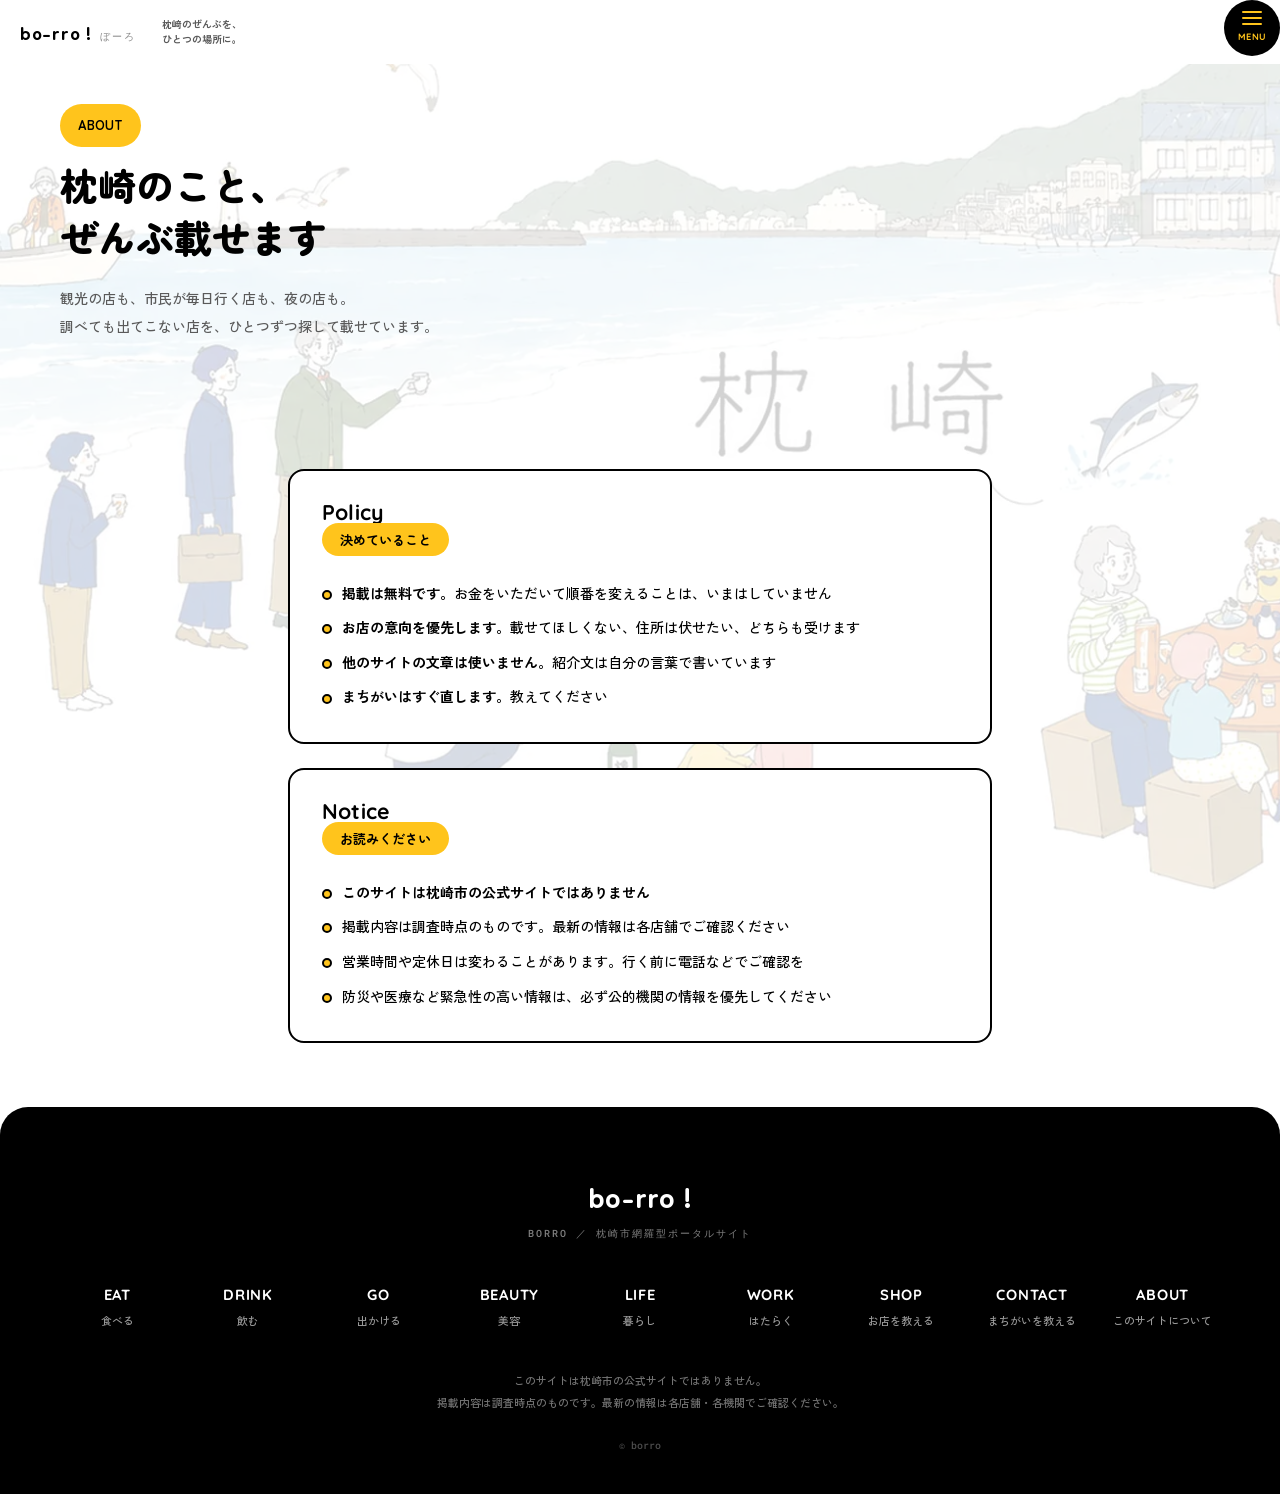
<file: about.html>
<!DOCTYPE html>
<html lang="ja">
<head>
<meta charset="UTF-8">
<meta name="viewport" content="width=device-width, initial-scale=1">
<meta name="robots" content="noindex, nofollow">
<title>このサイトについて ─ bo-rro !［枕崎市網羅型ポータルサイト］</title>
<link rel="preconnect" href="https://fonts.googleapis.com">
<link rel="preconnect" href="https://fonts.gstatic.com" crossorigin>
<link href="https://fonts.googleapis.com/css2?family=Quicksand:wght@600;700&family=Zen+Maru+Gothic:wght@500;700;900&family=Zen+Kaku+Gothic+New:wght@500;700;900&family=Roboto+Mono:wght@400;500&display=swap" rel="stylesheet">
<link rel="stylesheet" href="style.css?v=20260829g">
</head>
<body>
<div id="hd"></div>
<section class="hero">
  <div class="wrap">
    <p class="hero-en">ABOUT</p>
    <h1 class="hero-h">枕崎のこと、<br>ぜんぶ載せます</h1>
    <p class="hero-lead">
      観光の店も、市民が毎日行く店も、夜の店も。<br>
      調べても出てこない店を、ひとつずつ探して載せています。
    </p>
  </div>
</section>

<main class="sec">
  <div class="wrap" style="max-width:44rem">
    <div class="soon-box">
      <p class="sec-en" style="font-size:var(--t-md)">POLICY</p>
      <p class="sec-ja">決めていること</p>
      <ul class="plans">
        <li><strong>掲載は無料です。</strong>お金をいただいて順番を変えることは、いまはしていません</li>
        <li><strong>お店の意向を優先します。</strong>載せてほしくない、住所は伏せたい、どちらも受けます</li>
        <li><strong>他のサイトの文章は使いません。</strong>紹介文は自分の言葉で書いています</li>
        <li><strong>まちがいはすぐ直します。</strong>教えてください</li>
      </ul>
    </div>

    <div class="soon-box" style="margin-top:var(--s-6)">
      <p class="sec-en" style="font-size:var(--t-md)">NOTICE</p>
      <p class="sec-ja">お読みください</p>
      <ul class="plans">
        <li><strong>このサイトは枕崎市の公式サイトではありません</strong></li>
        <li>掲載内容は調査時点のものです。最新の情報は各店舗でご確認ください</li>
        <li>営業時間や定休日は変わることがあります。行く前に電話などでご確認を</li>
        <li>防災や医療など緊急性の高い情報は、必ず公的機関の情報を優先してください</li>
      </ul>
    </div>
  </div>
</main>
<div id="ft"></div>
<script src="data.js?v=20260829g"></script>
<script src="app.js?v=20260829g"></script>
<script>mountHeader(null); mountFooter();</script>
</body>
</html>
</file>
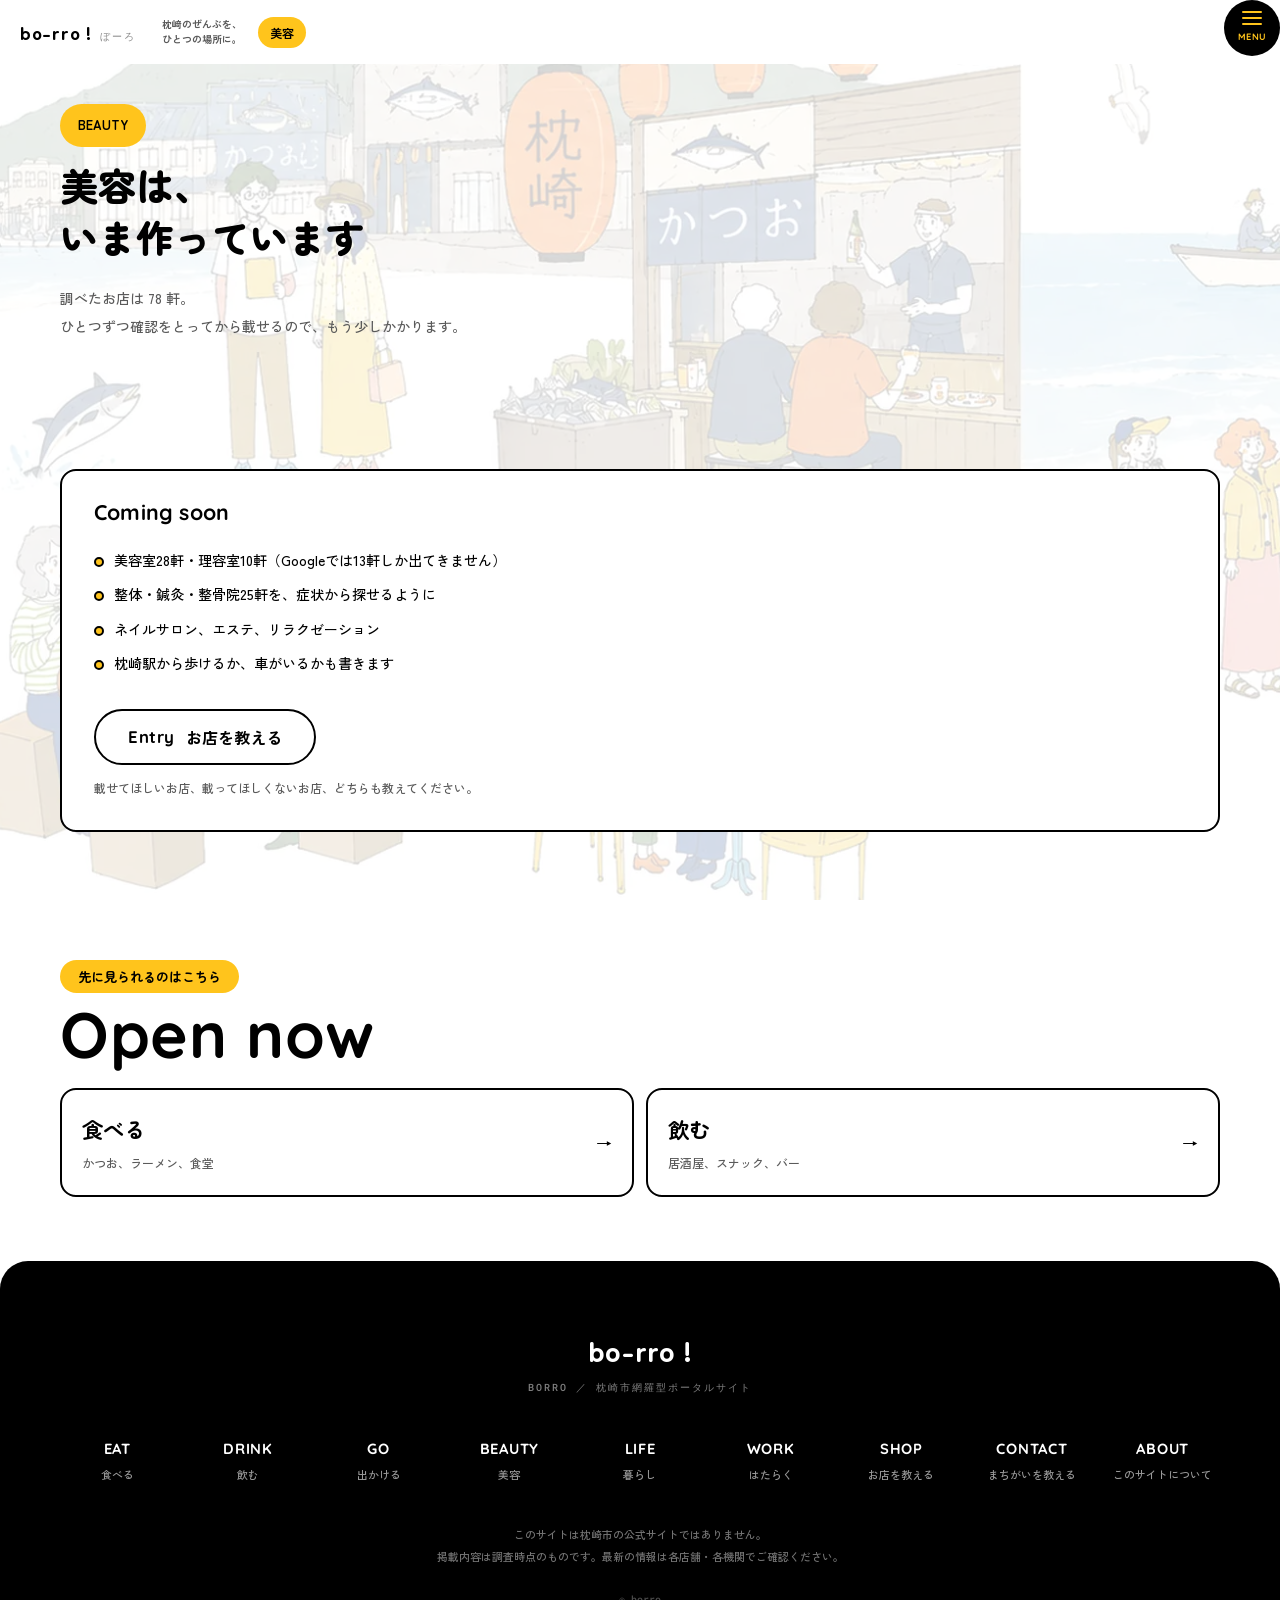
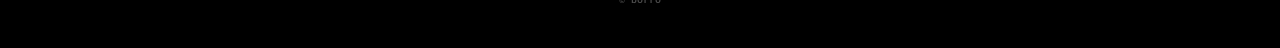
<file: beauty.html>
<!DOCTYPE html>
<html lang="ja">
<head>
<meta charset="UTF-8">
<meta name="viewport" content="width=device-width, initial-scale=1">
<meta name="robots" content="noindex, nofollow"><!-- ★公開時に削除する -->
<title>美容 ─ bo-rro !［枕崎市網羅型ポータルサイト］</title>
<meta name="description" content="枕崎市の美容。髪、ネイル、整体">
<meta name="theme-color" content="#FFFFFF">
<link rel="preconnect" href="https://fonts.googleapis.com">
<link rel="preconnect" href="https://fonts.gstatic.com" crossorigin>
<link href="https://fonts.googleapis.com/css2?family=Quicksand:wght@600;700&family=Zen+Maru+Gothic:wght@500;700;900&family=Zen+Kaku+Gothic+New:wght@500;700;900&family=Roboto+Mono:wght@400;500&display=swap" rel="stylesheet">
<link rel="stylesheet" href="style.css?v=20260829g">
</head>

<body data-cat="beauty">
<div id="hd"></div>
<main id="app"></main>
<div id="ft"></div>

<script src="data.js?v=20260829g"></script>
<script src="app.js?v=20260829g"></script>
<script>buildSoon("beauty");</script>
</body>
</html>
</file>
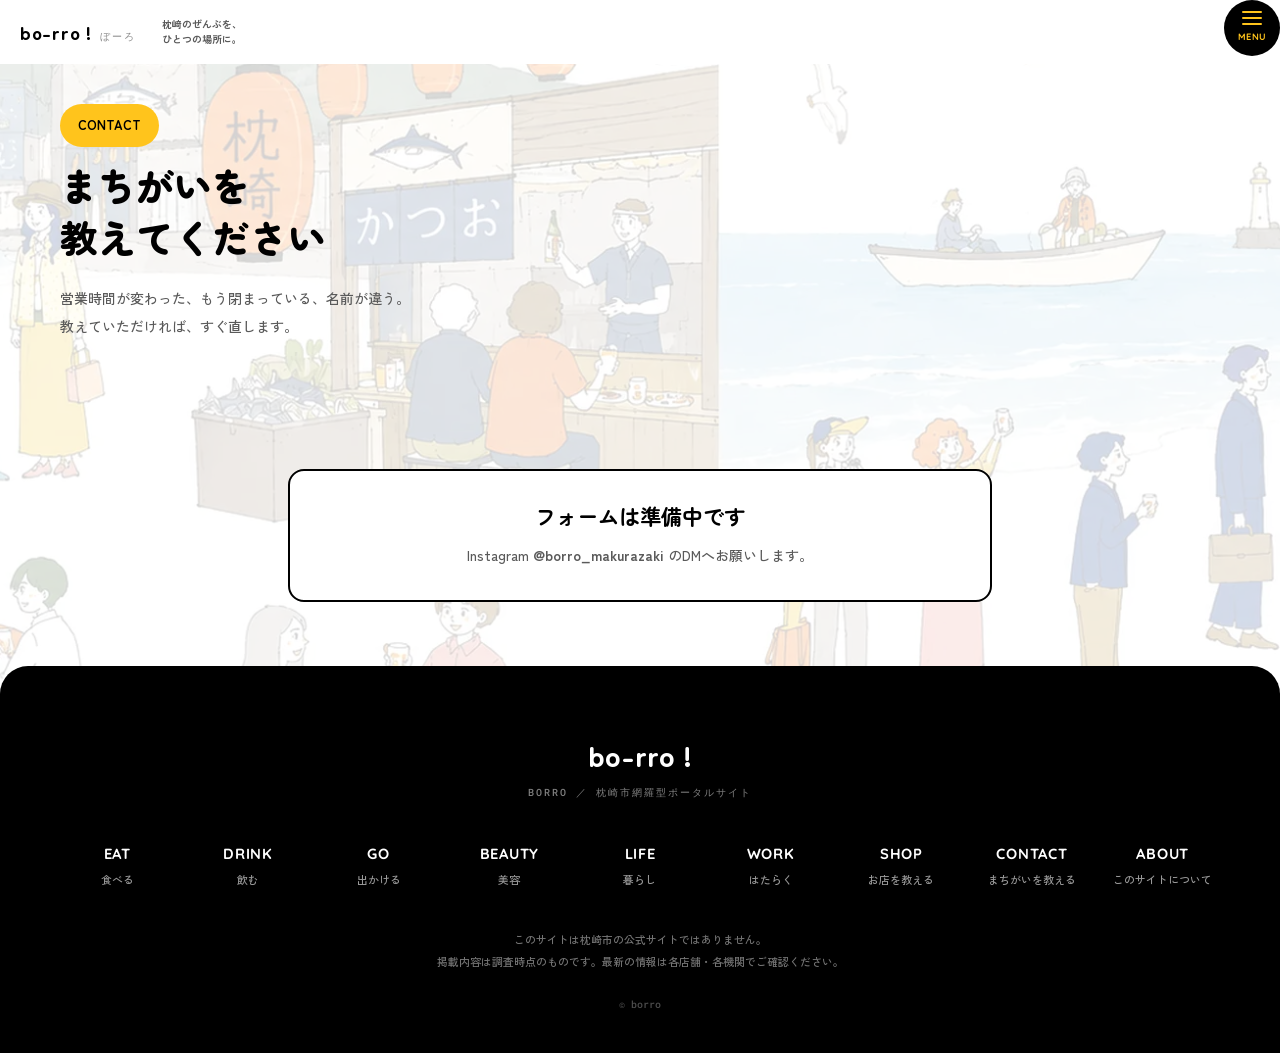
<file: contact.html>
<!DOCTYPE html>
<html lang="ja">
<head>
<meta charset="UTF-8">
<meta name="viewport" content="width=device-width, initial-scale=1">
<meta name="robots" content="noindex, nofollow">
<title>まちがいを教える ─ bo-rro !［枕崎市網羅型ポータルサイト］</title>
<link rel="preconnect" href="https://fonts.googleapis.com">
<link rel="preconnect" href="https://fonts.gstatic.com" crossorigin>
<link href="https://fonts.googleapis.com/css2?family=Quicksand:wght@600;700&family=Zen+Maru+Gothic:wght@500;700;900&family=Zen+Kaku+Gothic+New:wght@500;700;900&family=Roboto+Mono:wght@400;500&display=swap" rel="stylesheet">
<link rel="stylesheet" href="style.css?v=20260829g">
</head>
<body>
<div id="hd"></div>
<section class="hero">
  <div class="wrap">
    <p class="hero-en">CONTACT</p>
    <h1 class="hero-h">まちがいを<br>教えてください</h1>
    <p class="hero-lead">営業時間が変わった、もう閉まっている、名前が違う。<br>
      教えていただければ、すぐ直します。</p>
  </div>
</section>
<main class="sec">
  <div class="wrap" style="max-width:44rem">
    <div class="ask">
      <h2>フォームは準備中です</h2>
      <p>Instagram <strong>@borro_makurazaki</strong> のDMへお願いします。</p>
    </div>
  </div>
</main>
<div id="ft"></div>
<script src="data.js?v=20260829g"></script>
<script src="app.js?v=20260829g"></script>
<script>mountHeader(null); mountFooter();</script>
</body>
</html>
</file>
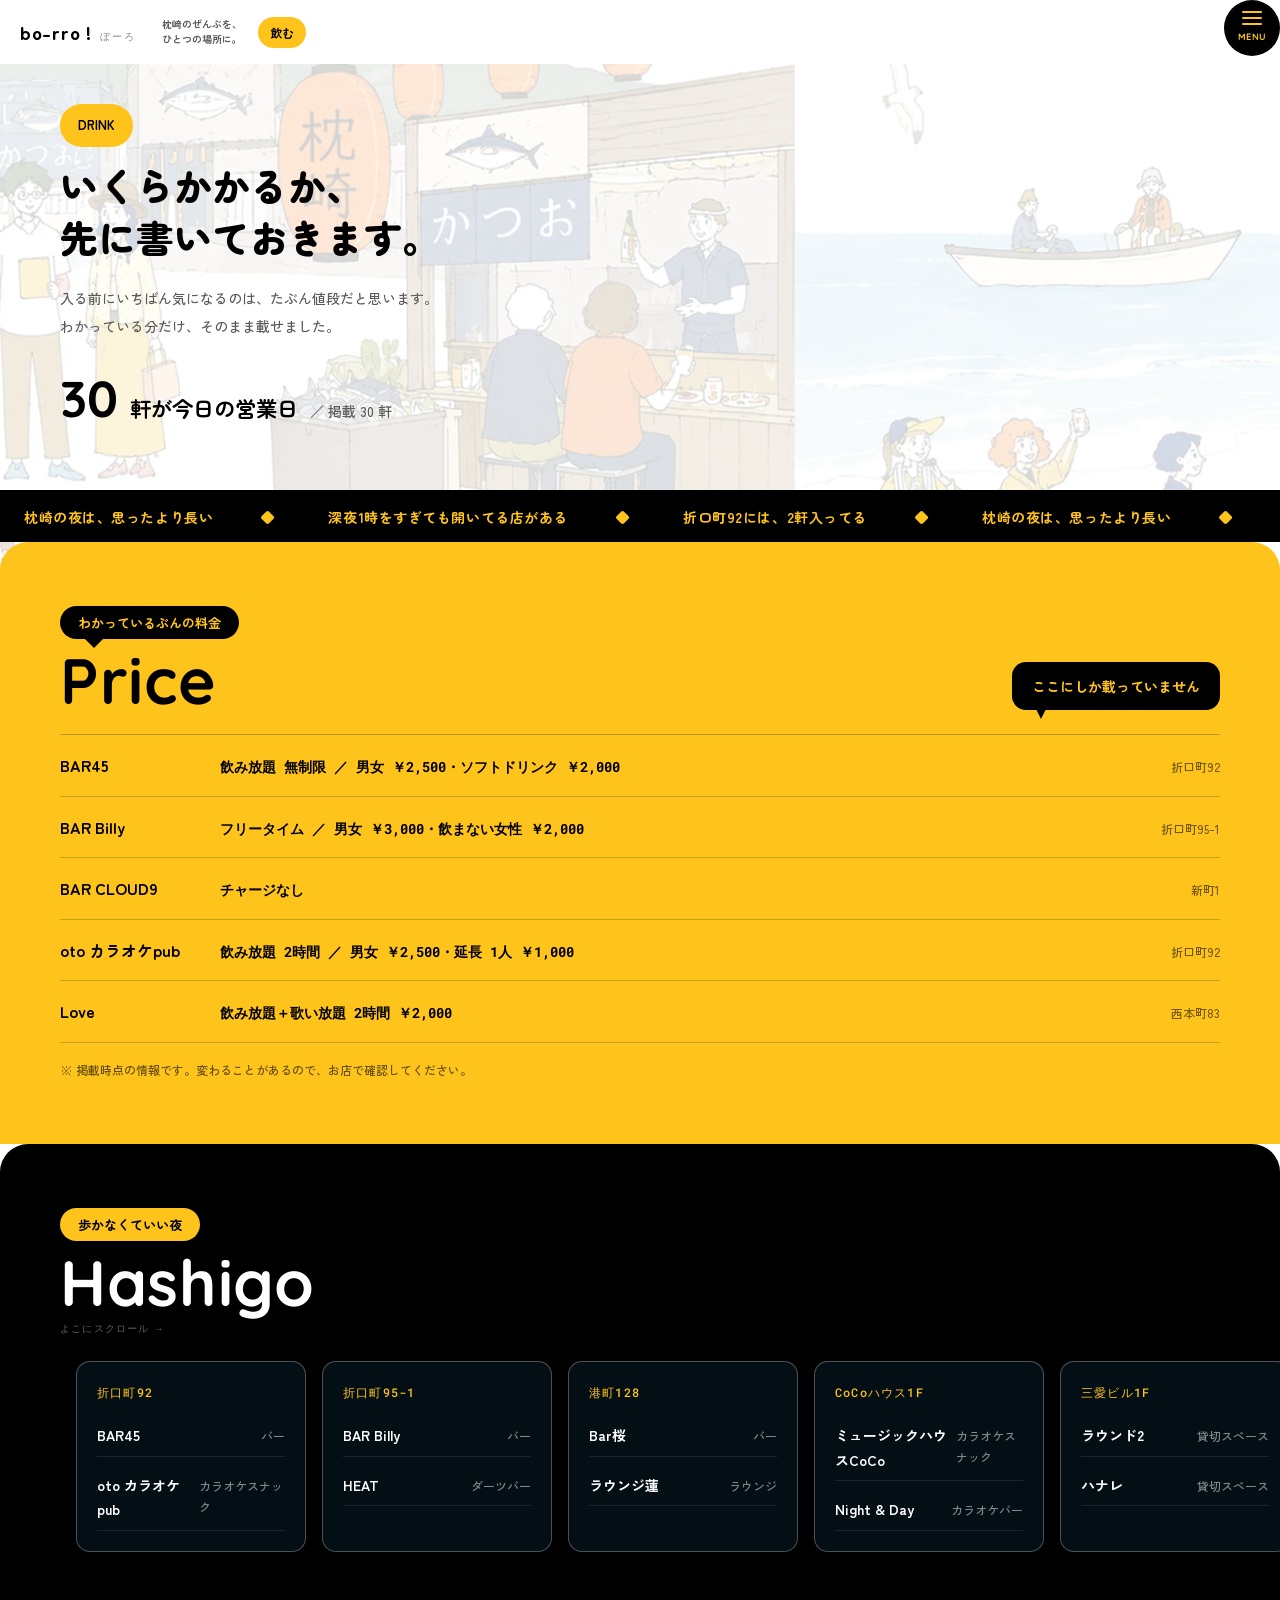
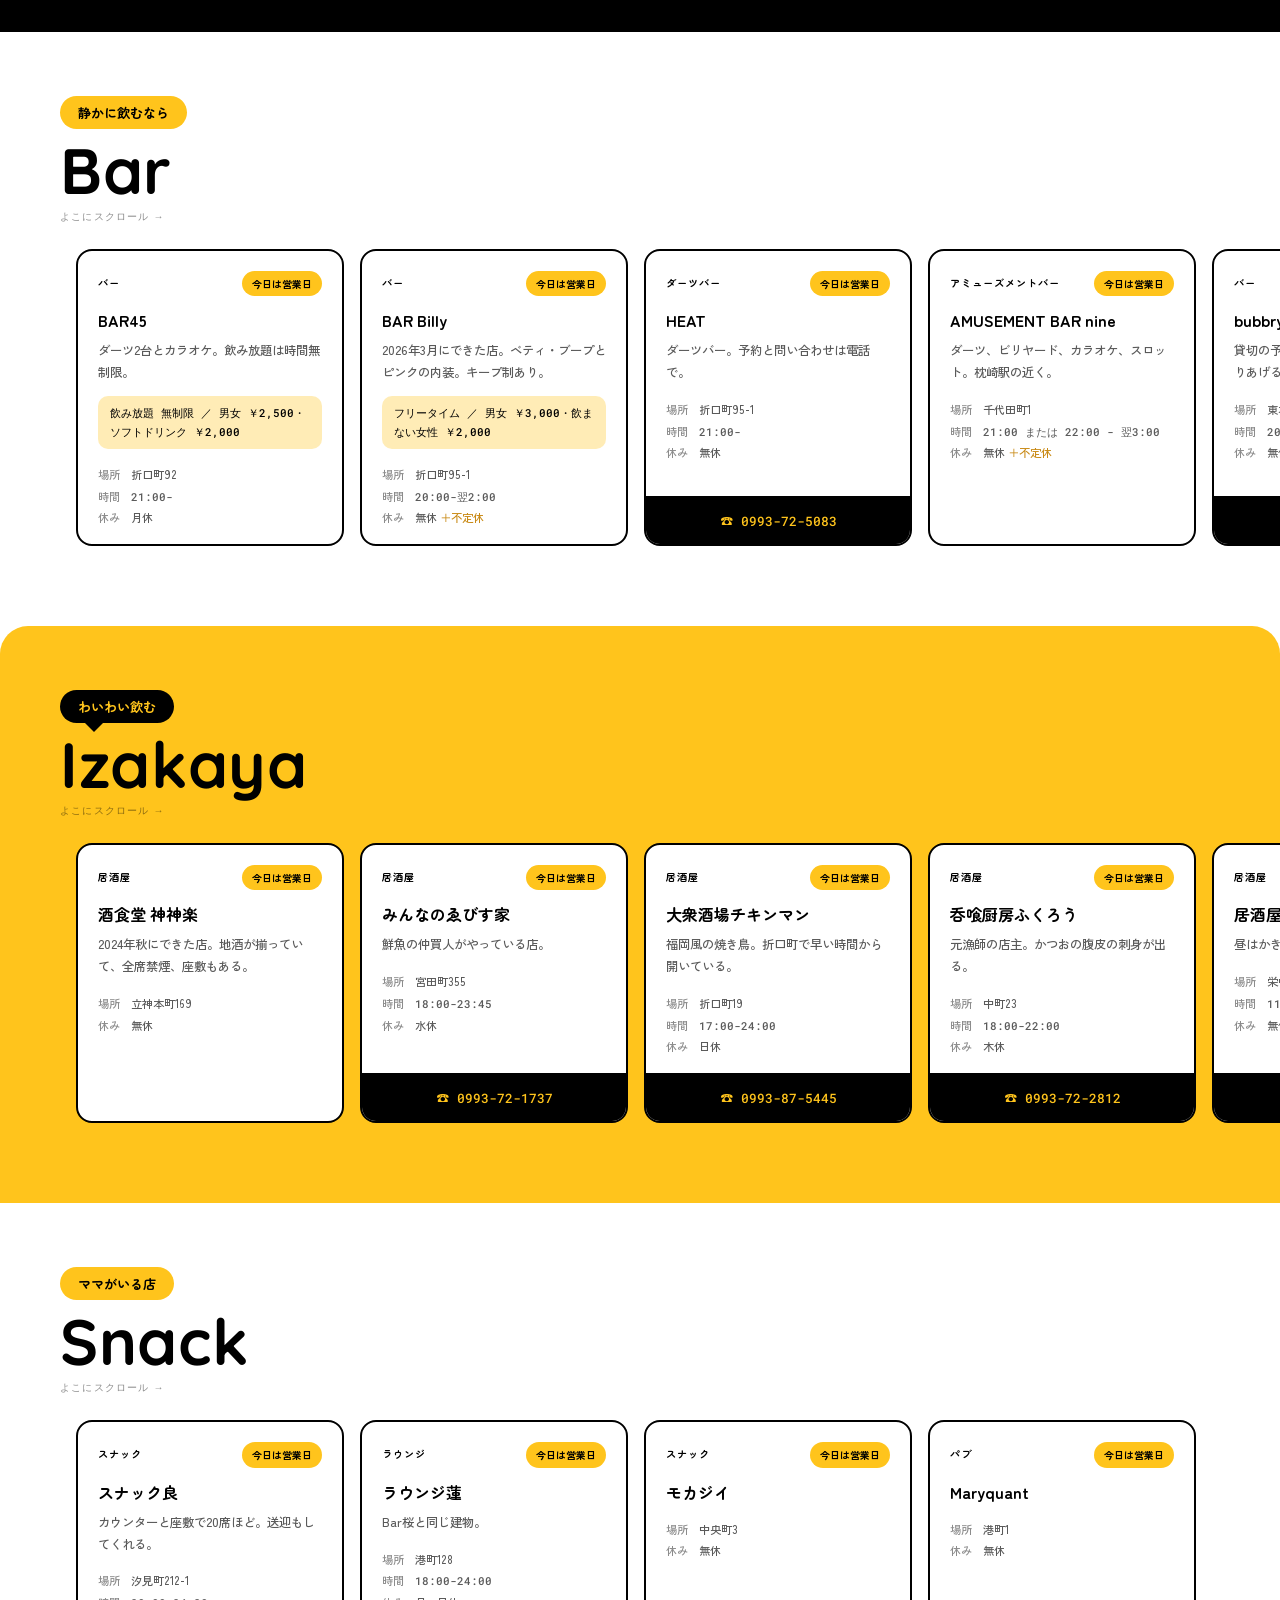
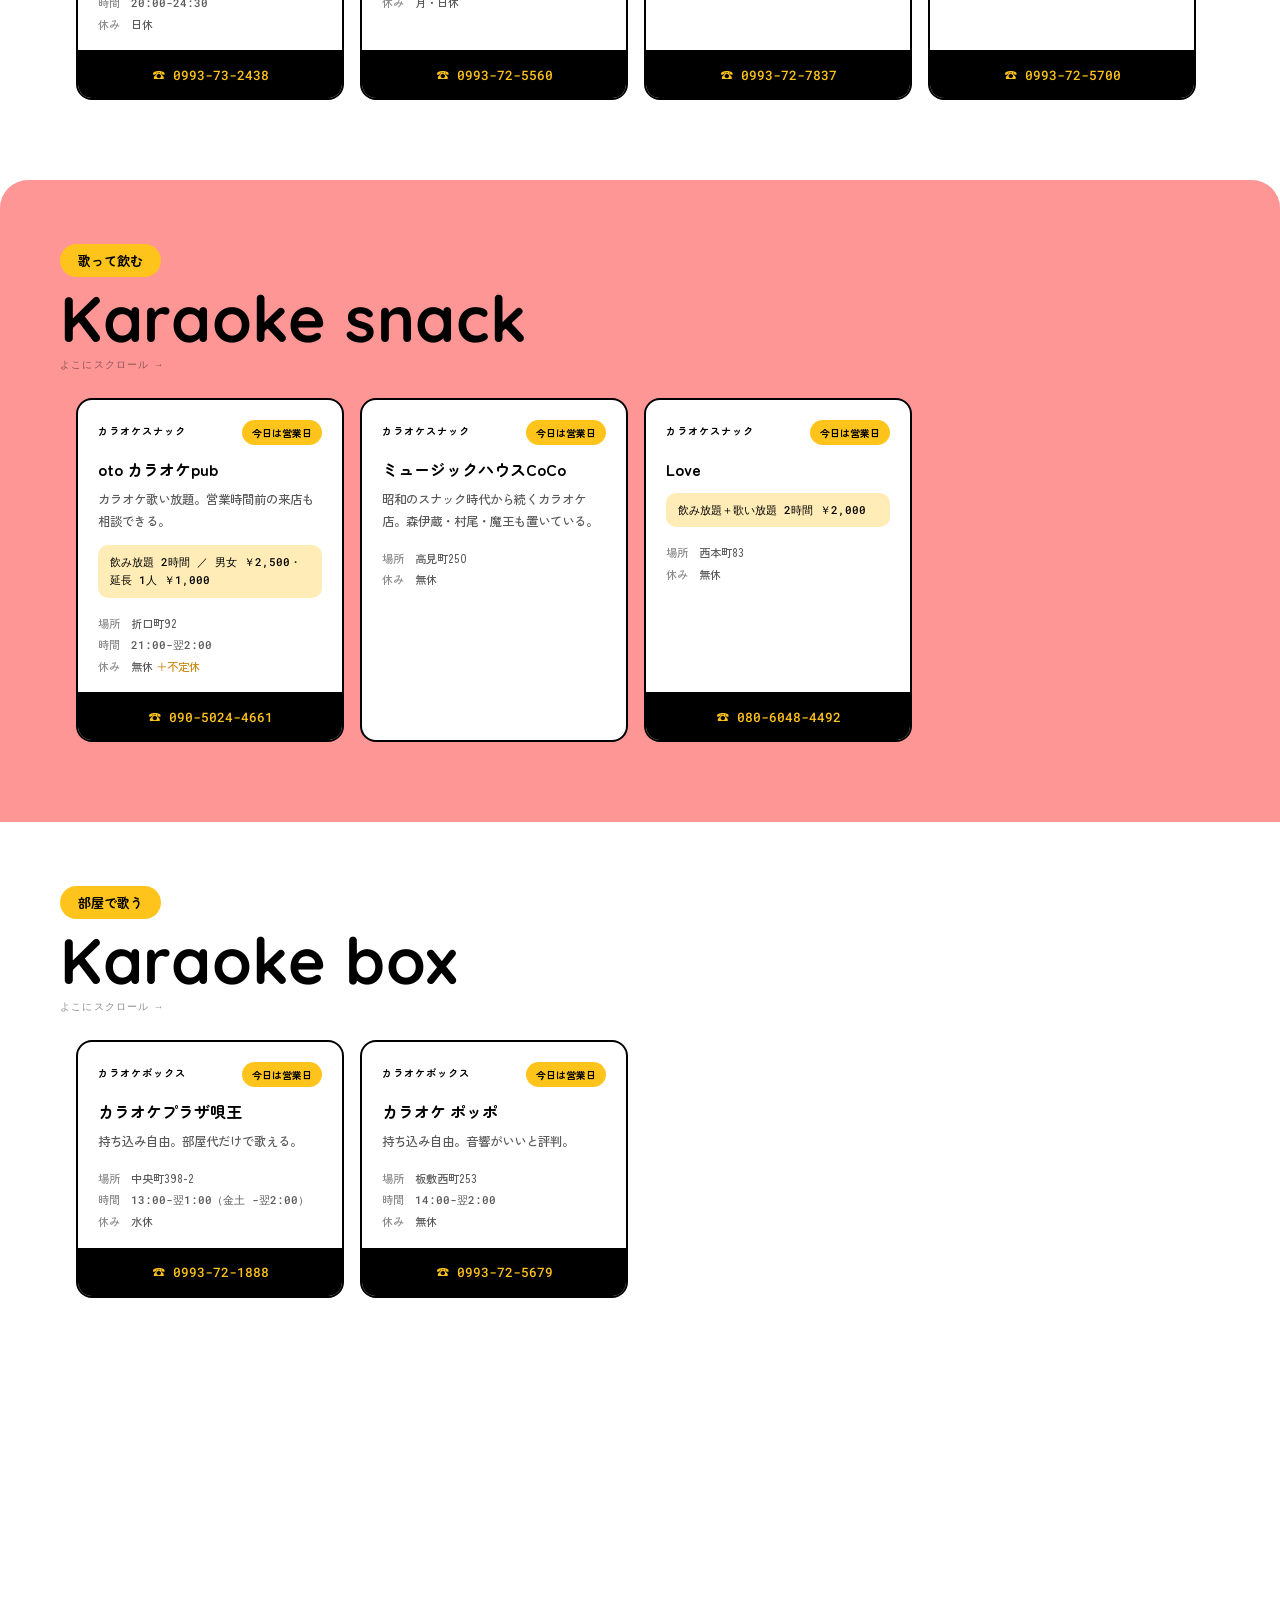
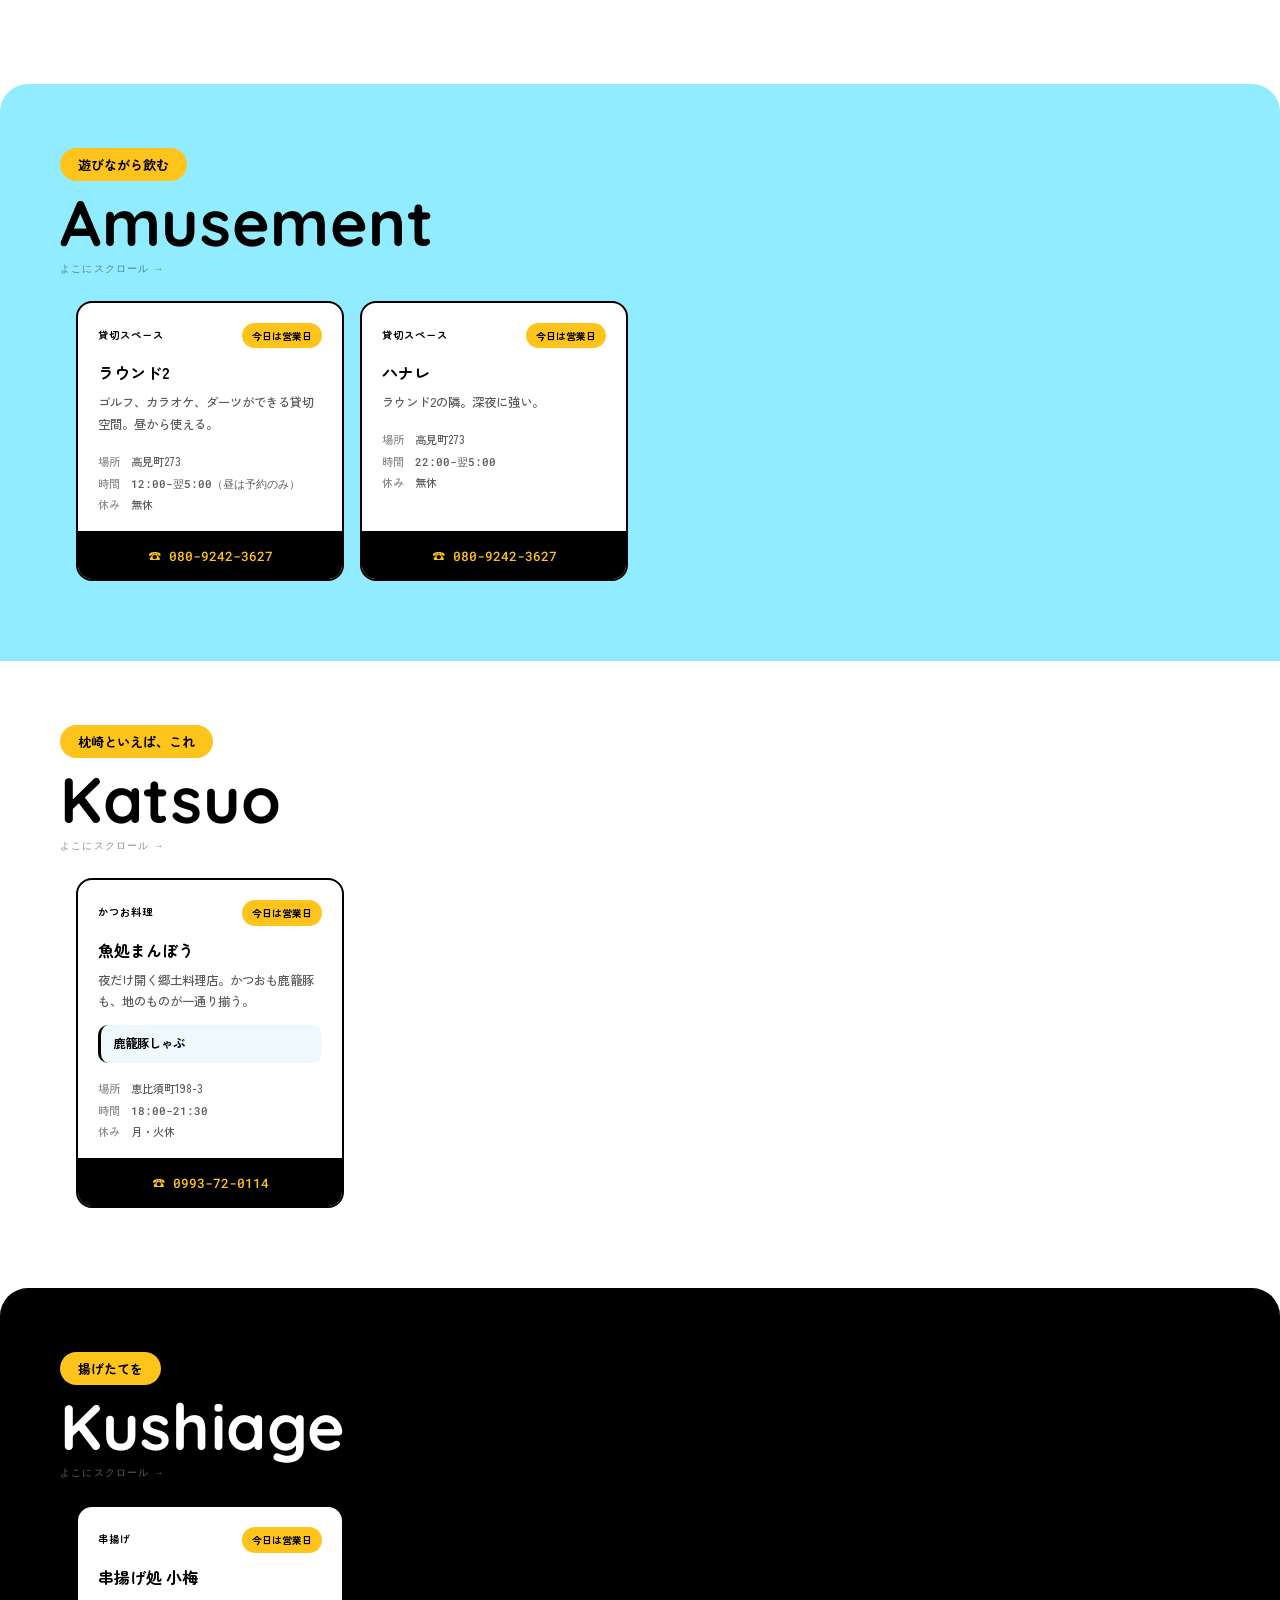
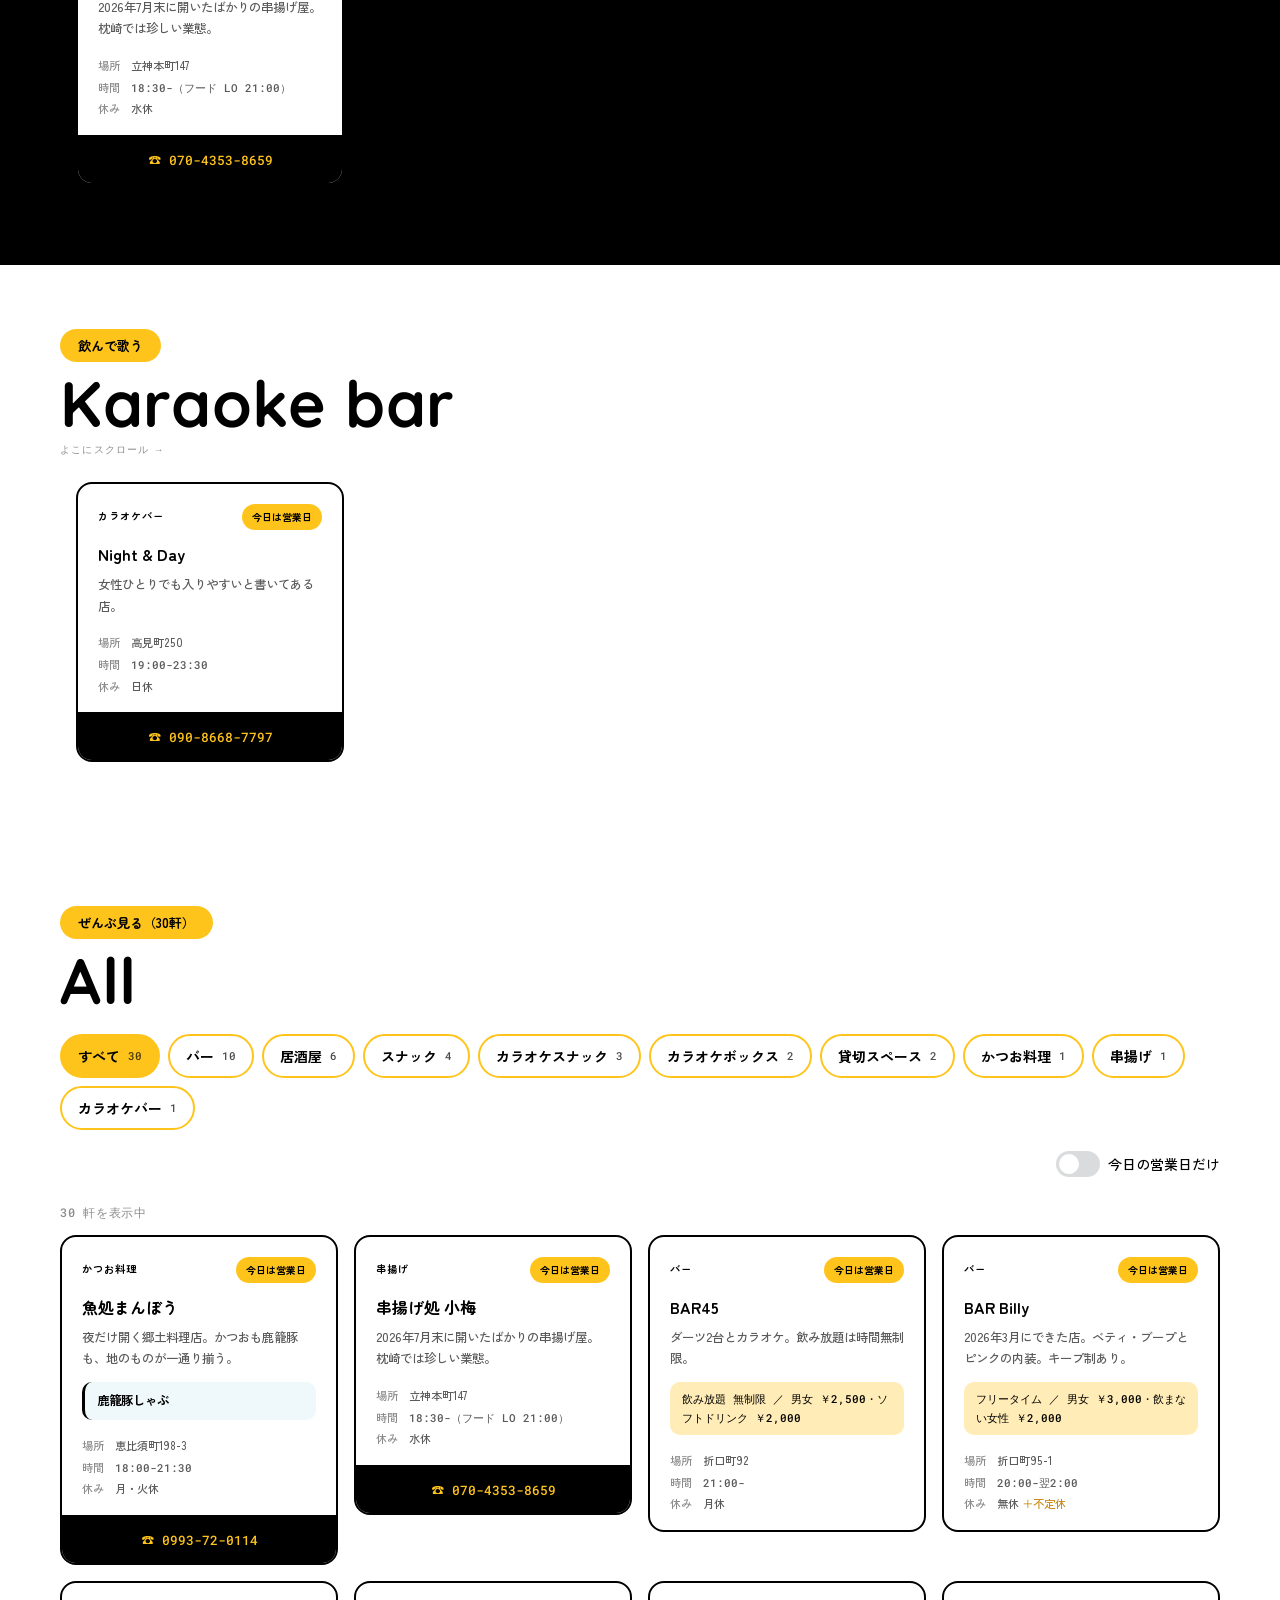
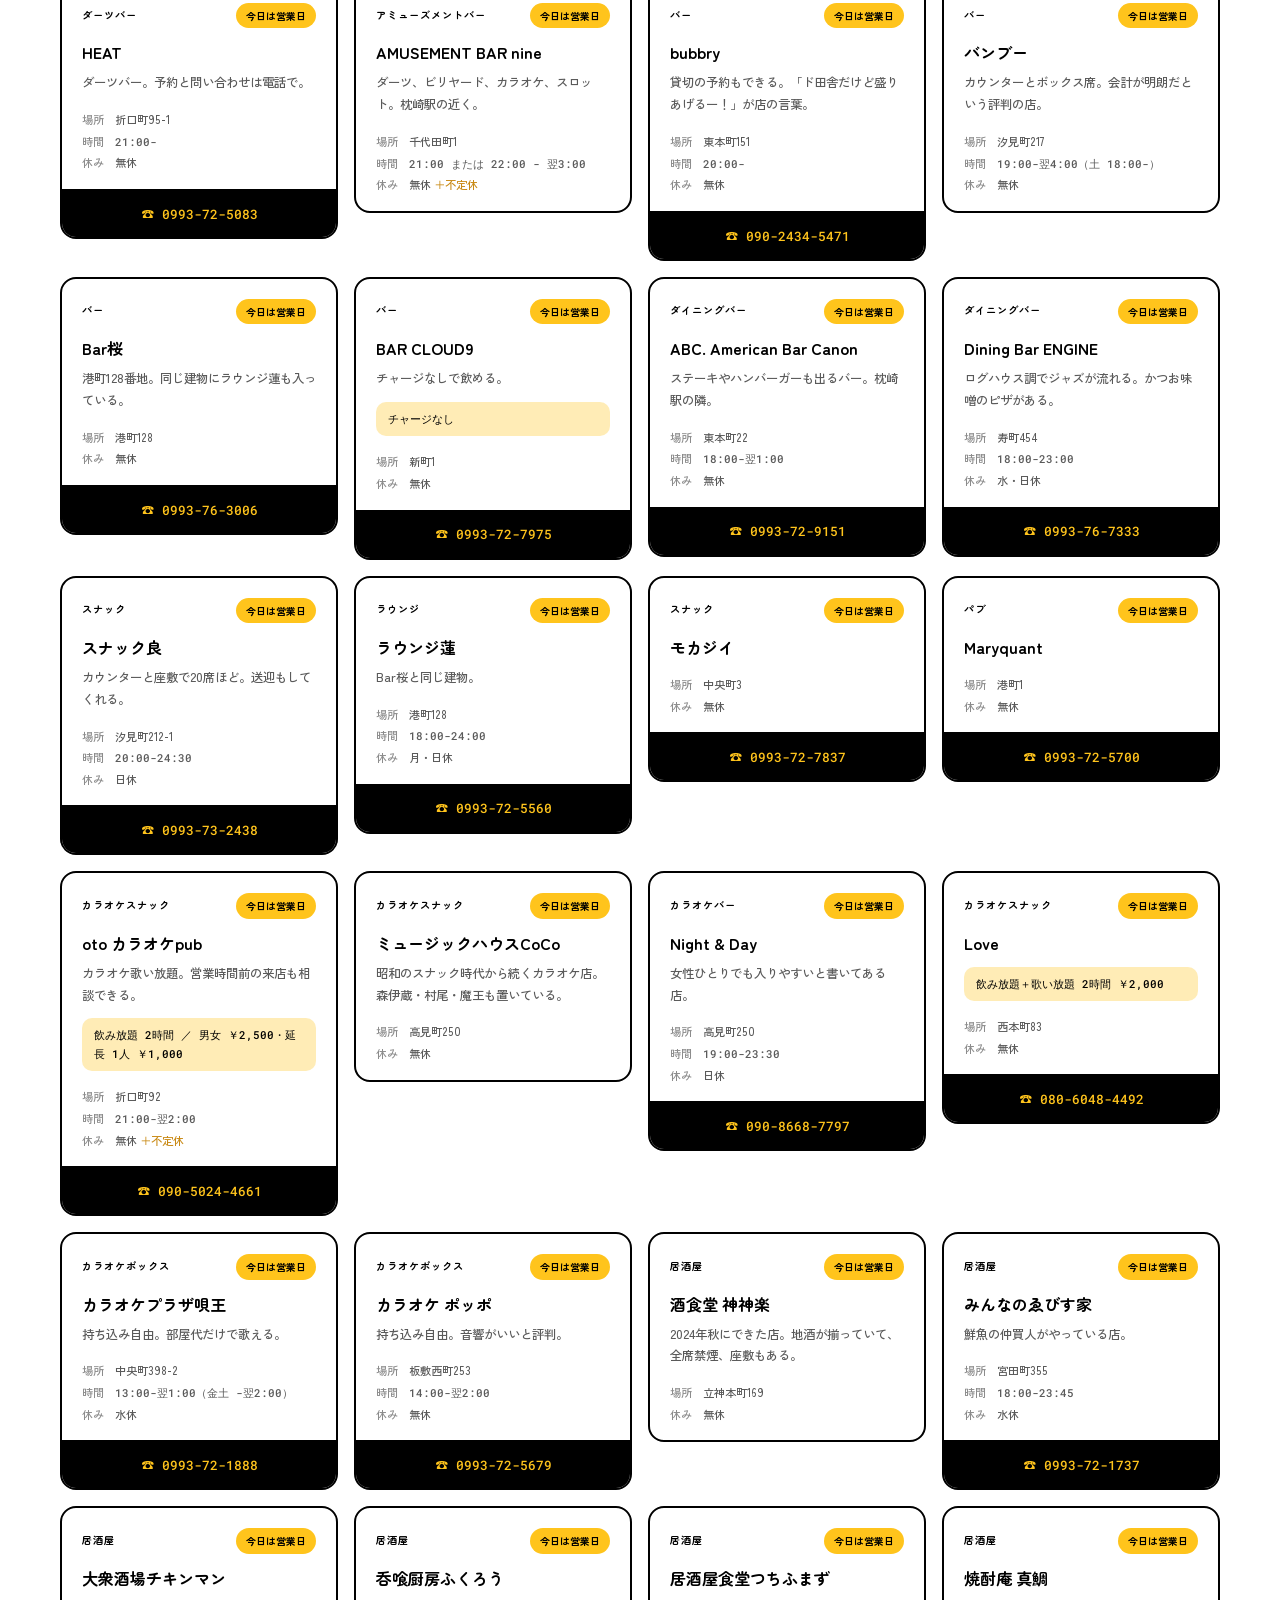
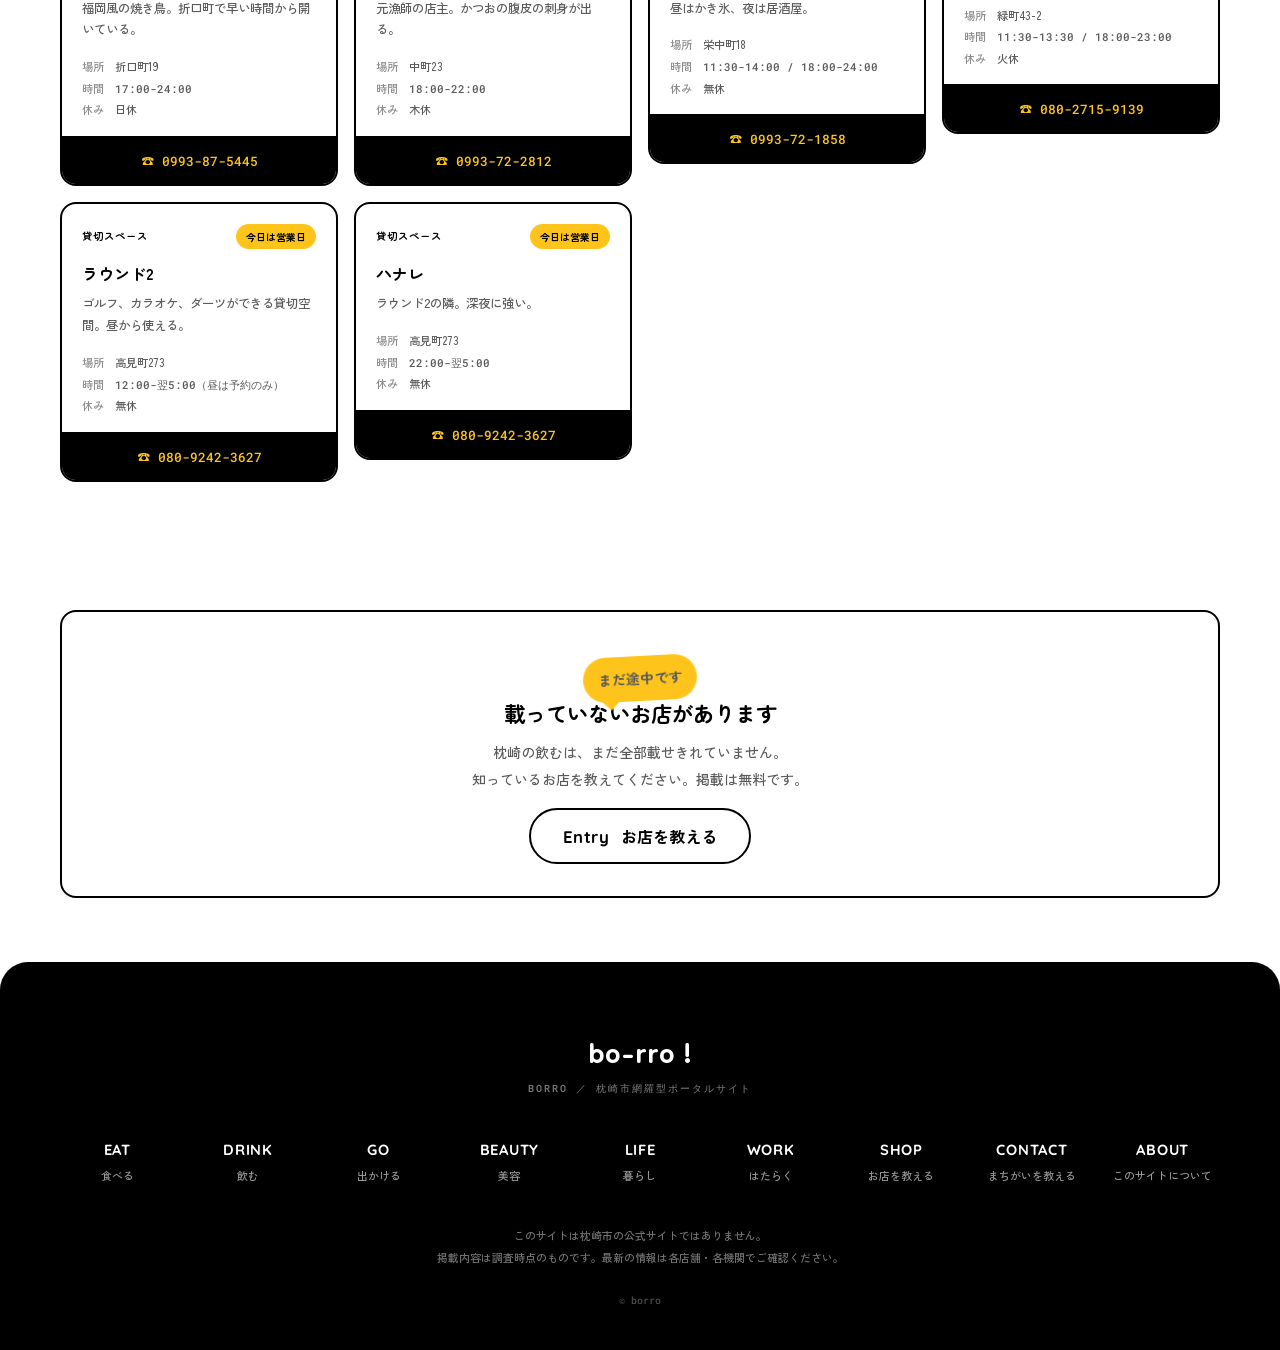
<file: drink.html>
<!DOCTYPE html>
<html lang="ja">
<head>
<meta charset="UTF-8">
<meta name="viewport" content="width=device-width, initial-scale=1">
<meta name="robots" content="noindex, nofollow"><!-- ★公開時に削除する -->
<title>飲む ─ bo-rro !［枕崎市網羅型ポータルサイト］</title>
<meta name="description" content="枕崎市の居酒屋・バー・スナック・カラオケ。料金がわかる夜の店の一覧。">
<meta name="theme-color" content="#FFFFFF">
<link rel="preconnect" href="https://fonts.googleapis.com">
<link rel="preconnect" href="https://fonts.gstatic.com" crossorigin>
<link href="https://fonts.googleapis.com/css2?family=Quicksand:wght@600;700&family=Zen+Maru+Gothic:wght@500;700;900&family=Zen+Kaku+Gothic+New:wght@500;700;900&family=Roboto+Mono:wght@400;500&display=swap" rel="stylesheet">
<link rel="stylesheet" href="style.css?v=20260829g">
</head>

<body data-cat="drink">
<div id="hd"></div>

<!-- ==========================================================================
     ★このページだけの導入部。文章を変えたいときはここを直接書き換える
     ========================================================================== -->
<div id="hero" data-custom="1">
<section class="hero">
  <div class="wrap">
    <p class="hero-en">DRINK</p>
    <h1 class="hero-h">いくらかかるか、<br>先に書いておきます。</h1>
    <p class="hero-lead">
      入る前にいちばん気になるのは、たぶん値段だと思います。<br>
      わかっている分だけ、そのまま載せました。
    </p>
    <div class="hero-stat">
      <span class="hero-num" id="open-n">-</span>
      <span class="hero-unit">軒が今日の営業日</span>
      <span class="hero-of">／ 掲載 <span id="all-n">-</span> 軒</span>
    </div>
  </div>
</section>
</div>

<!-- ★流れる黒帯。黒×黄で最も目を引く。面積は絞る -->
<div class="ticker">
  <div class="ticker-in">
    <span>枕崎の夜は、思ったより長い</span><span>◆</span>
    <span>深夜1時をすぎても開いてる店がある</span><span>◆</span>
    <span>折口町92には、2軒入ってる</span><span>◆</span>
    <span>枕崎の夜は、思ったより長い</span><span>◆</span>
    <span>深夜1時をすぎても開いてる店がある</span><span>◆</span>
    <span>折口町92には、2軒入ってる</span><span>◆</span>
  </div>
</div>

<!-- ★料金の横並び。この一覧はネット上のどこにも存在しない -->
<section class="sec sun">
  <div class="wrap sec-hd">
    <h2 class="sec-en">PRICE</h2>
    <p class="sec-ja">わかっているぶんの料金</p>
    <p class="bubble" style="margin-left:auto">ここにしか載っていません</p>
  </div>
  <div class="wrap"><ul class="price" id="price"></ul>
    <p style="margin-top:var(--s-4);font-size:var(--t-xs);opacity:.6">
      ※ 掲載時点の情報です。変わることがあるので、お店で確認してください。</p>
  </div>
</section>

<!-- ★同じ建物に2軒以上＝はしご酒 -->
<section class="sec mid" id="hashigo-sec" hidden>
  <div class="wrap sec-hd">
    <h2 class="sec-en">HASHIGO</h2>
    <p class="sec-ja">歩かなくていい夜</p>
  </div>
  <div class="wrap"><p class="slide-hint">よこにスクロール</p></div>
  <div class="slide" id="hashigo"></div>
</section>

<main id="app"></main>
<div id="ft"></div>

<script src="data.js?v=20260829g"></script>
<script src="app.js?v=20260829g"></script>
<script>
const drinks = shopsIn("drink");
document.getElementById("open-n").textContent = drinks.filter(isOpenToday).length;
document.getElementById("all-n").textContent = drinks.length;

/* 料金 */
document.getElementById("price").innerHTML = drinks.filter(s => s.charge).map(s => `
  <li class="price-row">
    <a class="price-name" href="shop.html?s=${s.slug}">${esc(s.name)}</a>
    <span class="price-val">${esc(s.charge)}</span>
    <span class="price-where">${esc(s.address)}</span>
  </li>`).join("");

/* はしご酒 */
const blds = new Map();
drinks.forEach(s => {
  if (!s.building) return;
  if (!blds.has(s.building)) blds.set(s.building, []);
  blds.get(s.building).push(s);
});
const hashigo = [...blds.entries()].filter(([, v]) => v.length >= 2);
if (hashigo.length) {
  document.getElementById("hashigo-sec").hidden = false;
  document.getElementById("hashigo").innerHTML = hashigo.map(([name, list]) => `
    <div class="bld">
      <p class="bld-name">${esc(name)}</p>
      <ul class="bld-list">
        ${list.map(s => `<li><a href="shop.html?s=${s.slug}">
          <b>${esc(s.name)}</b><small>${esc(s.subLabel)}</small></a></li>`).join("")}
      </ul>
    </div>`).join("");
}

buildCategory("drink");
</script>
</body>
</html>
</file>
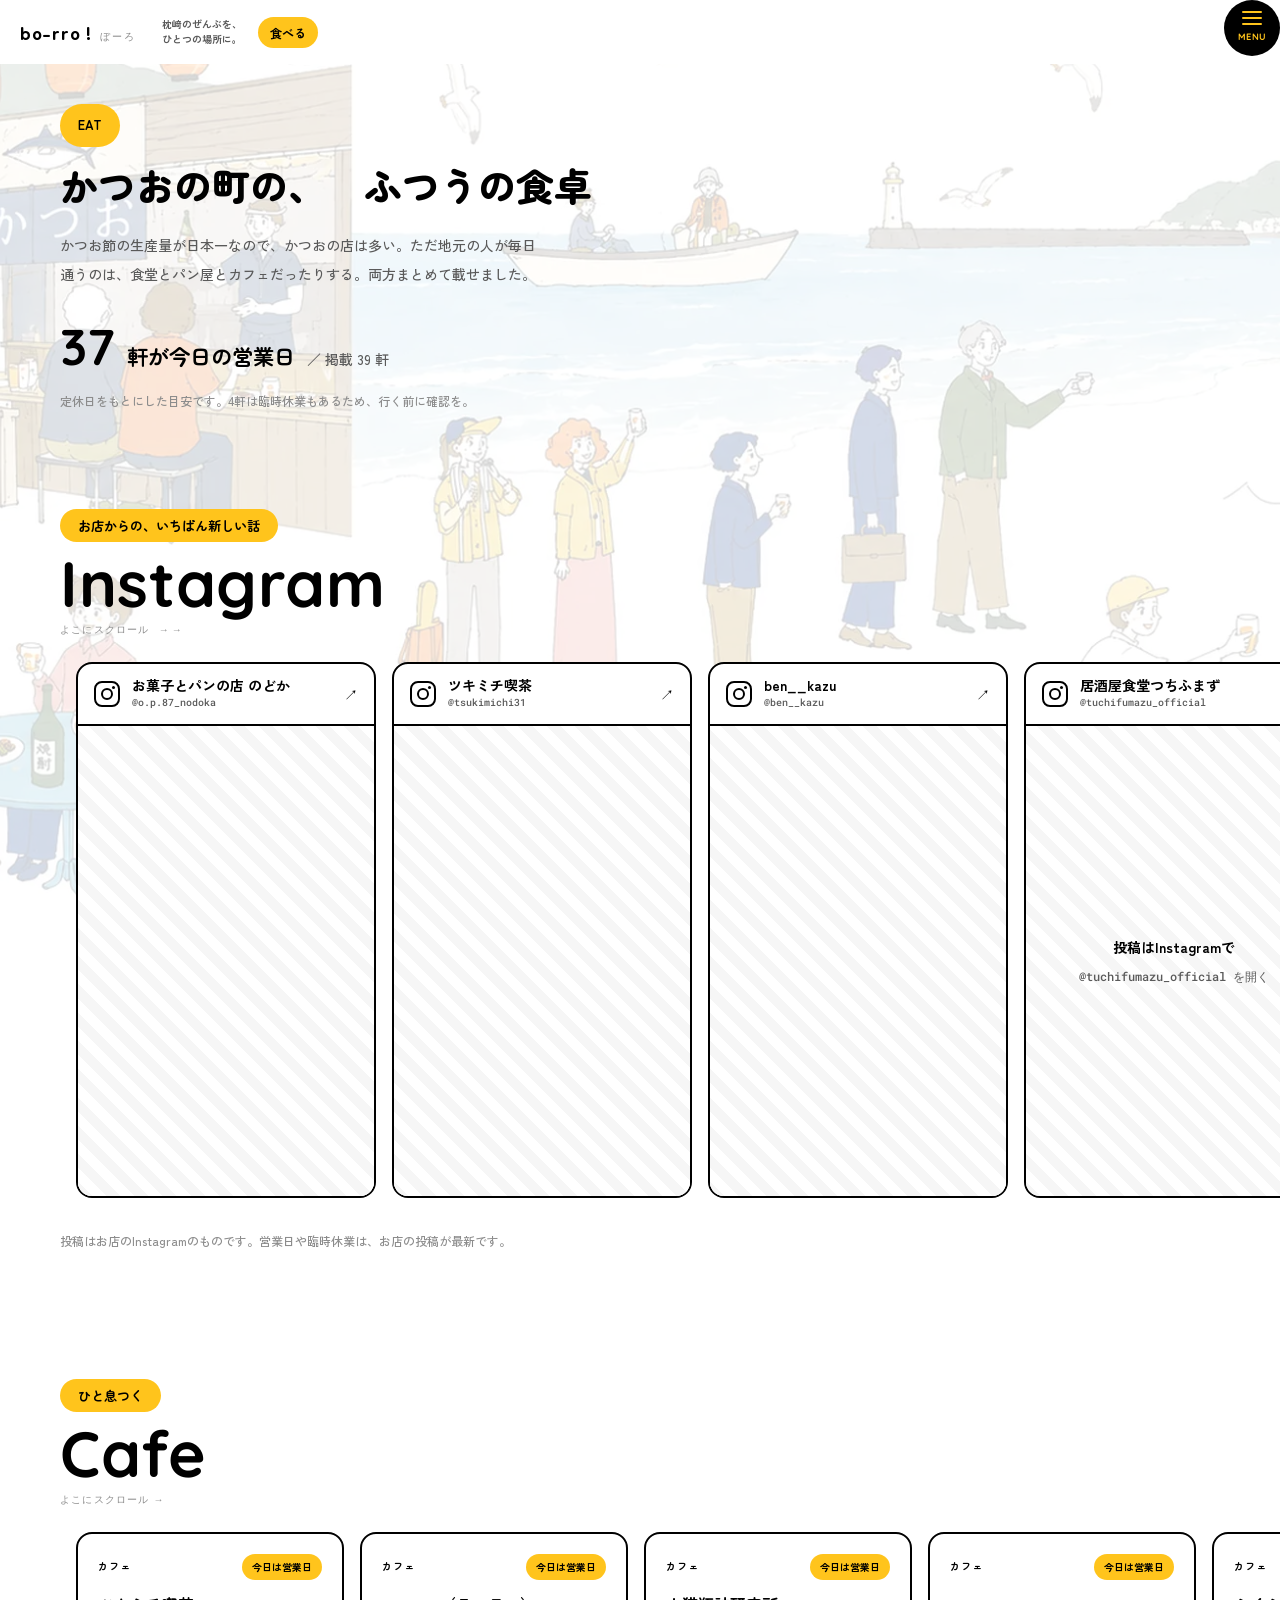
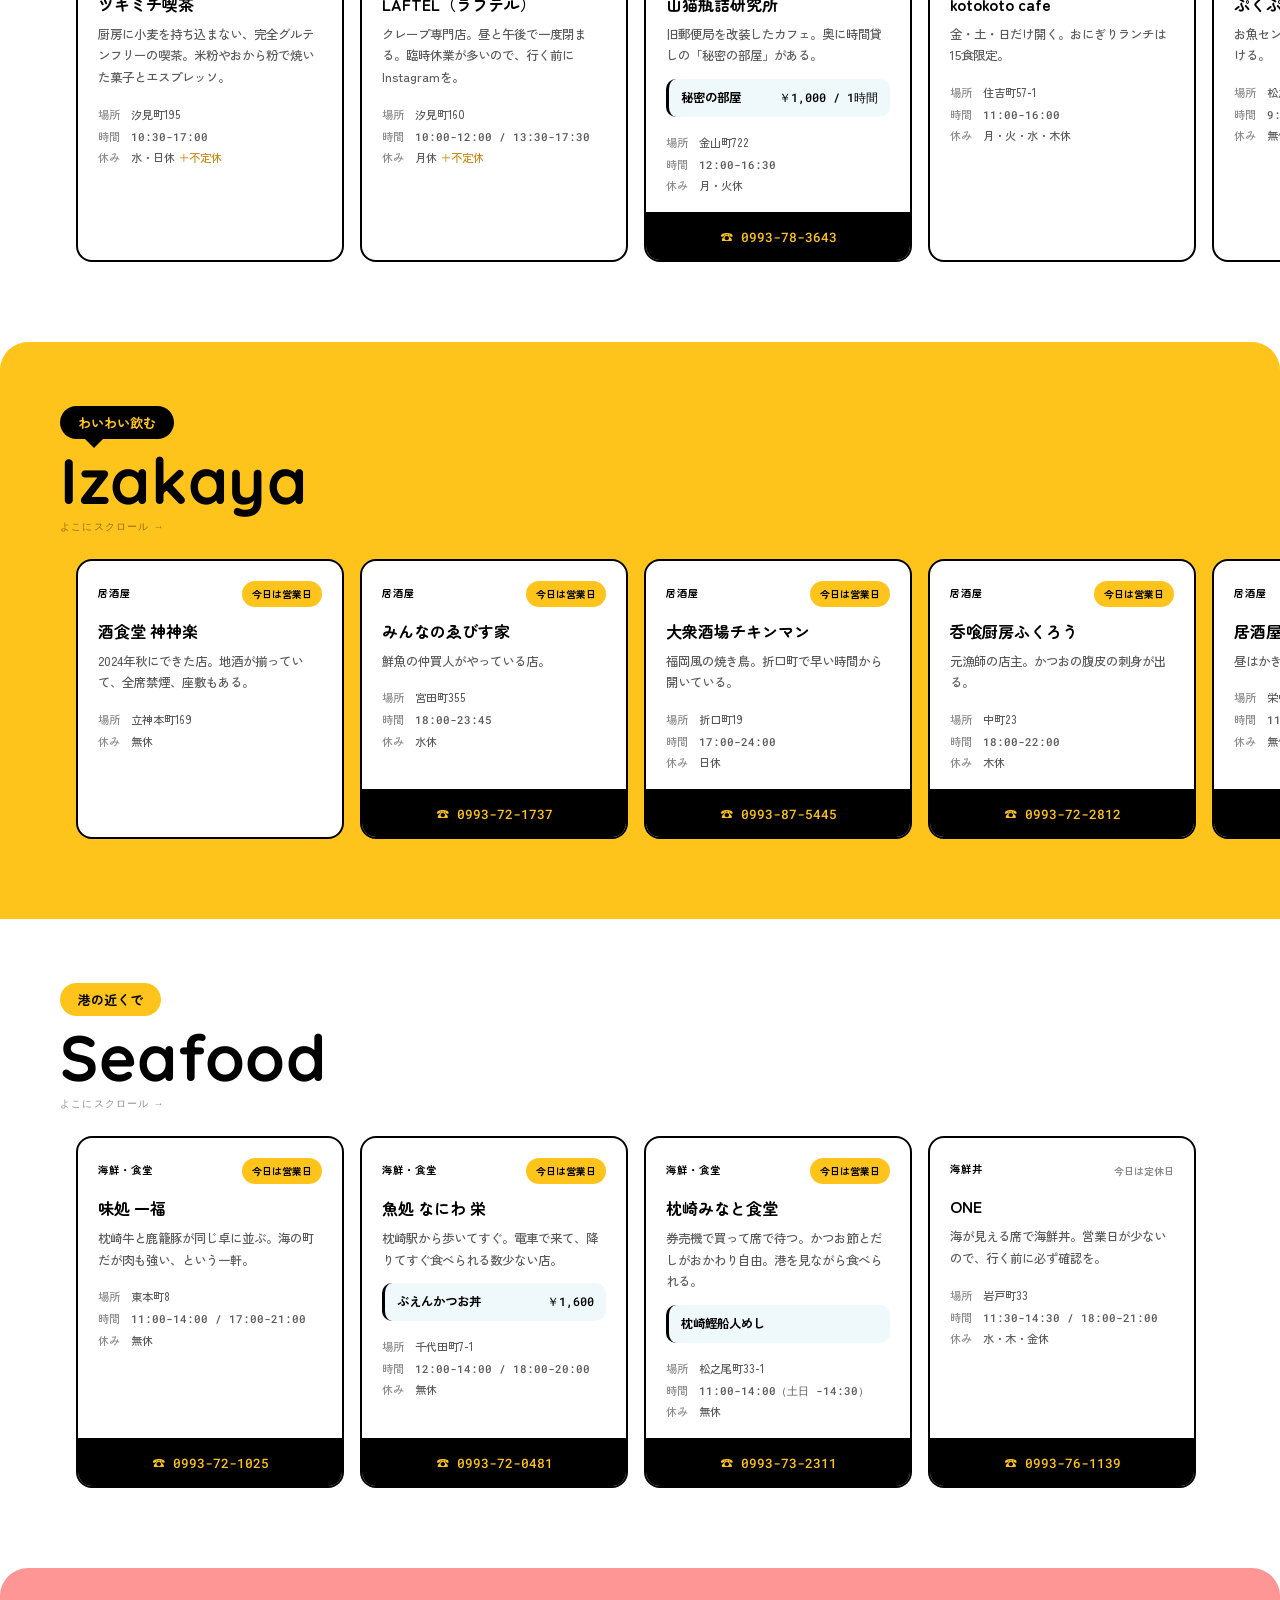
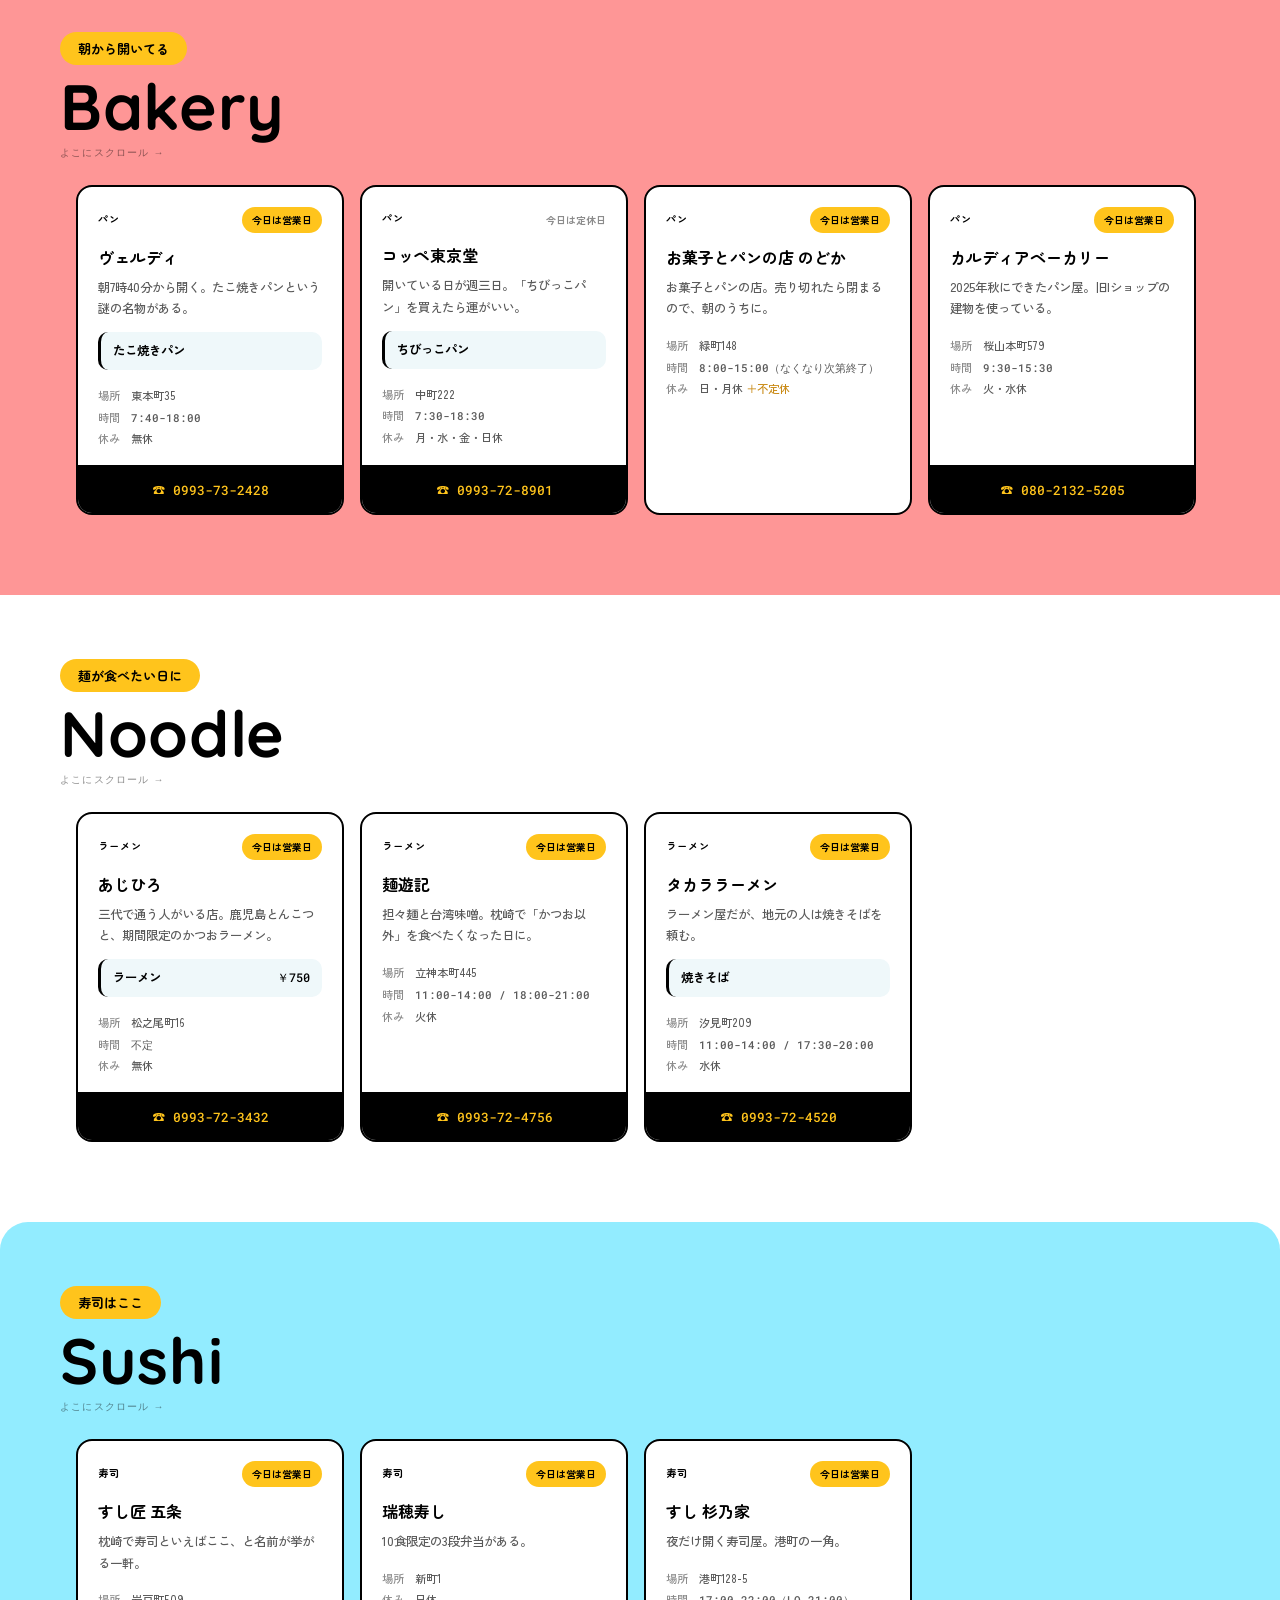
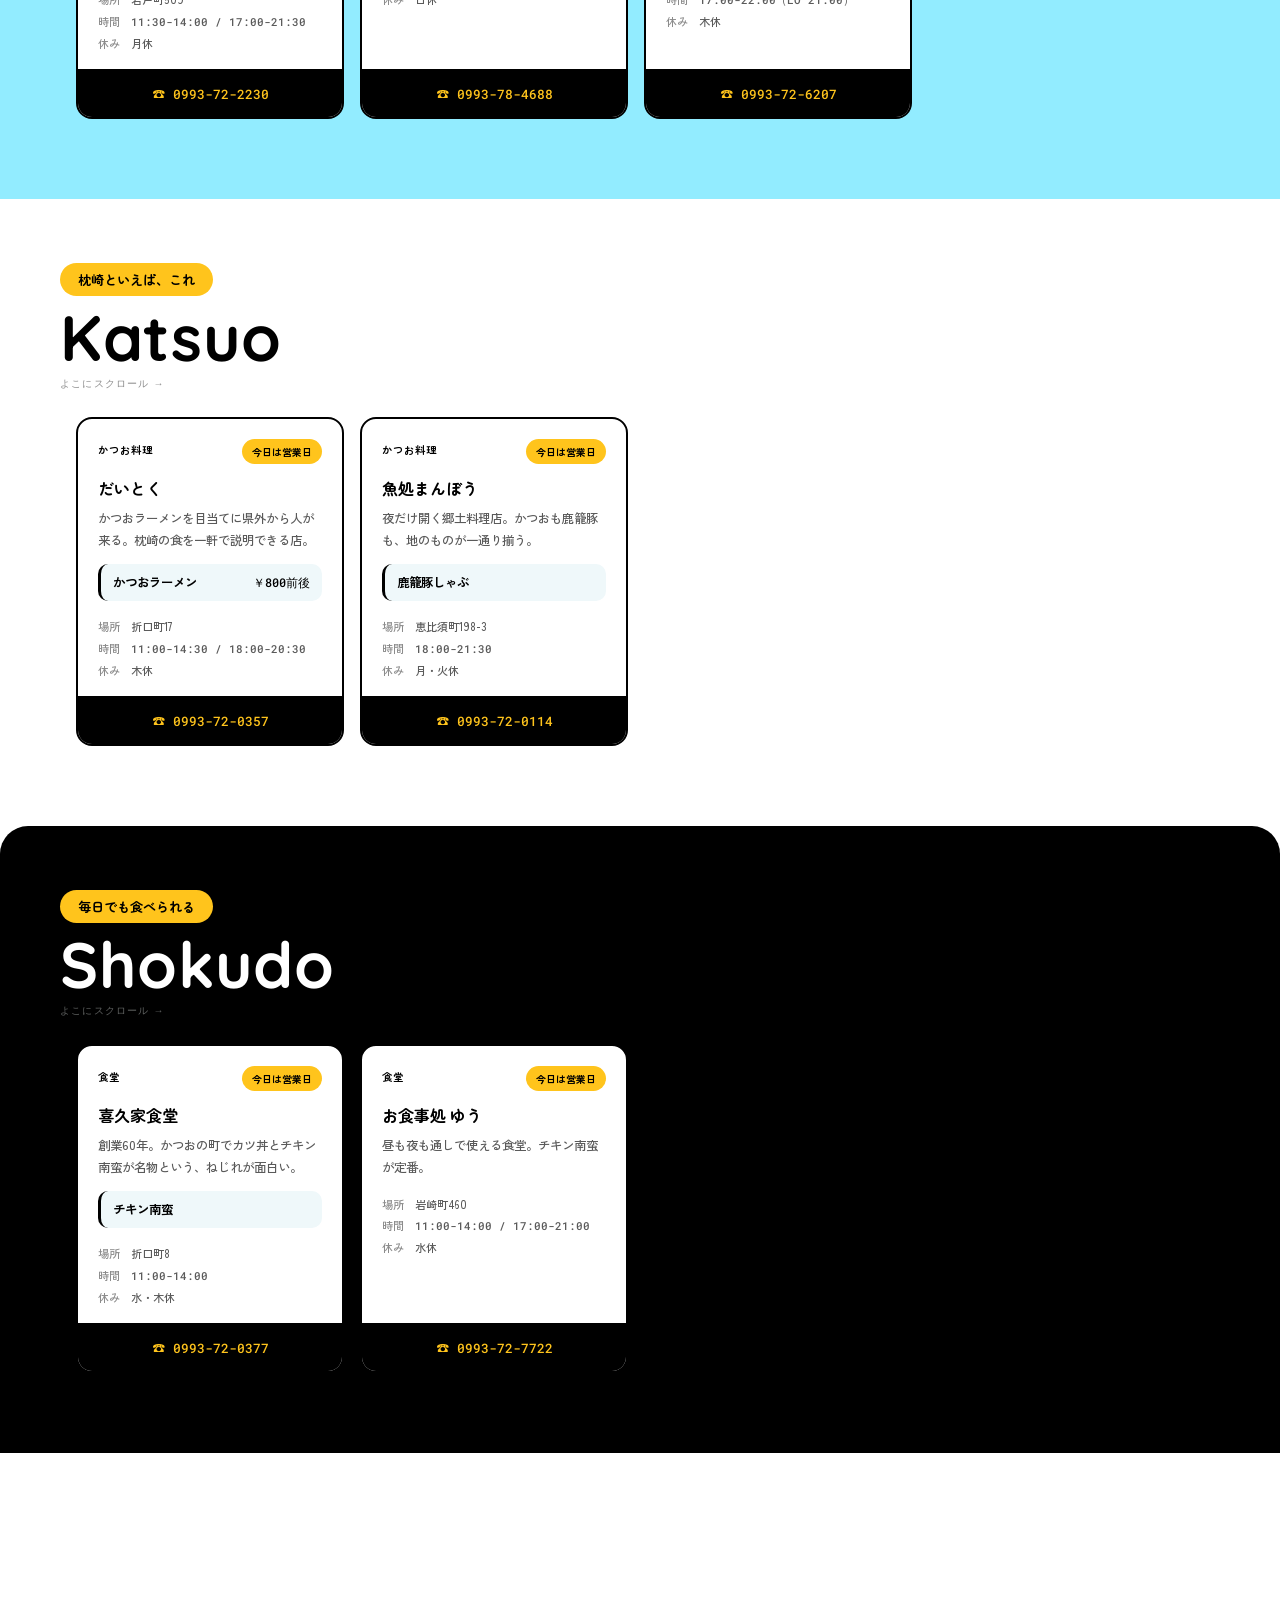
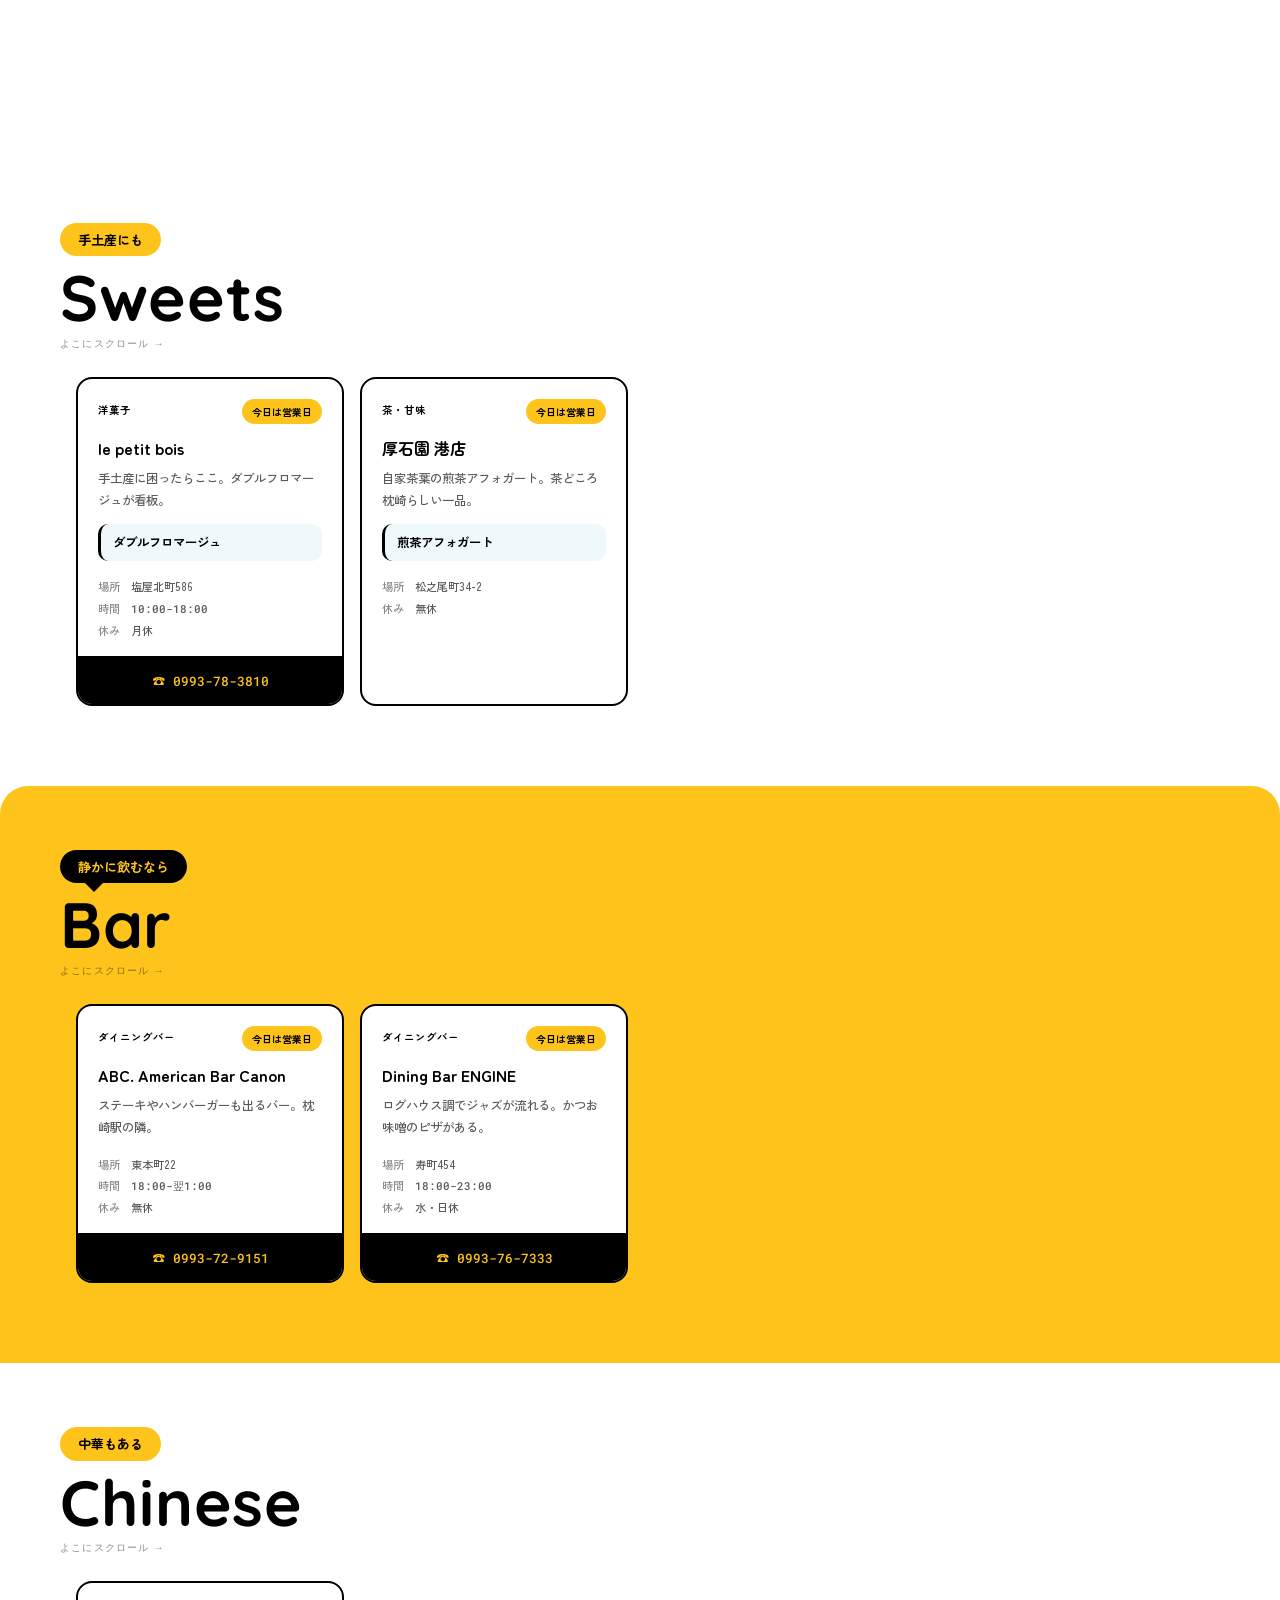
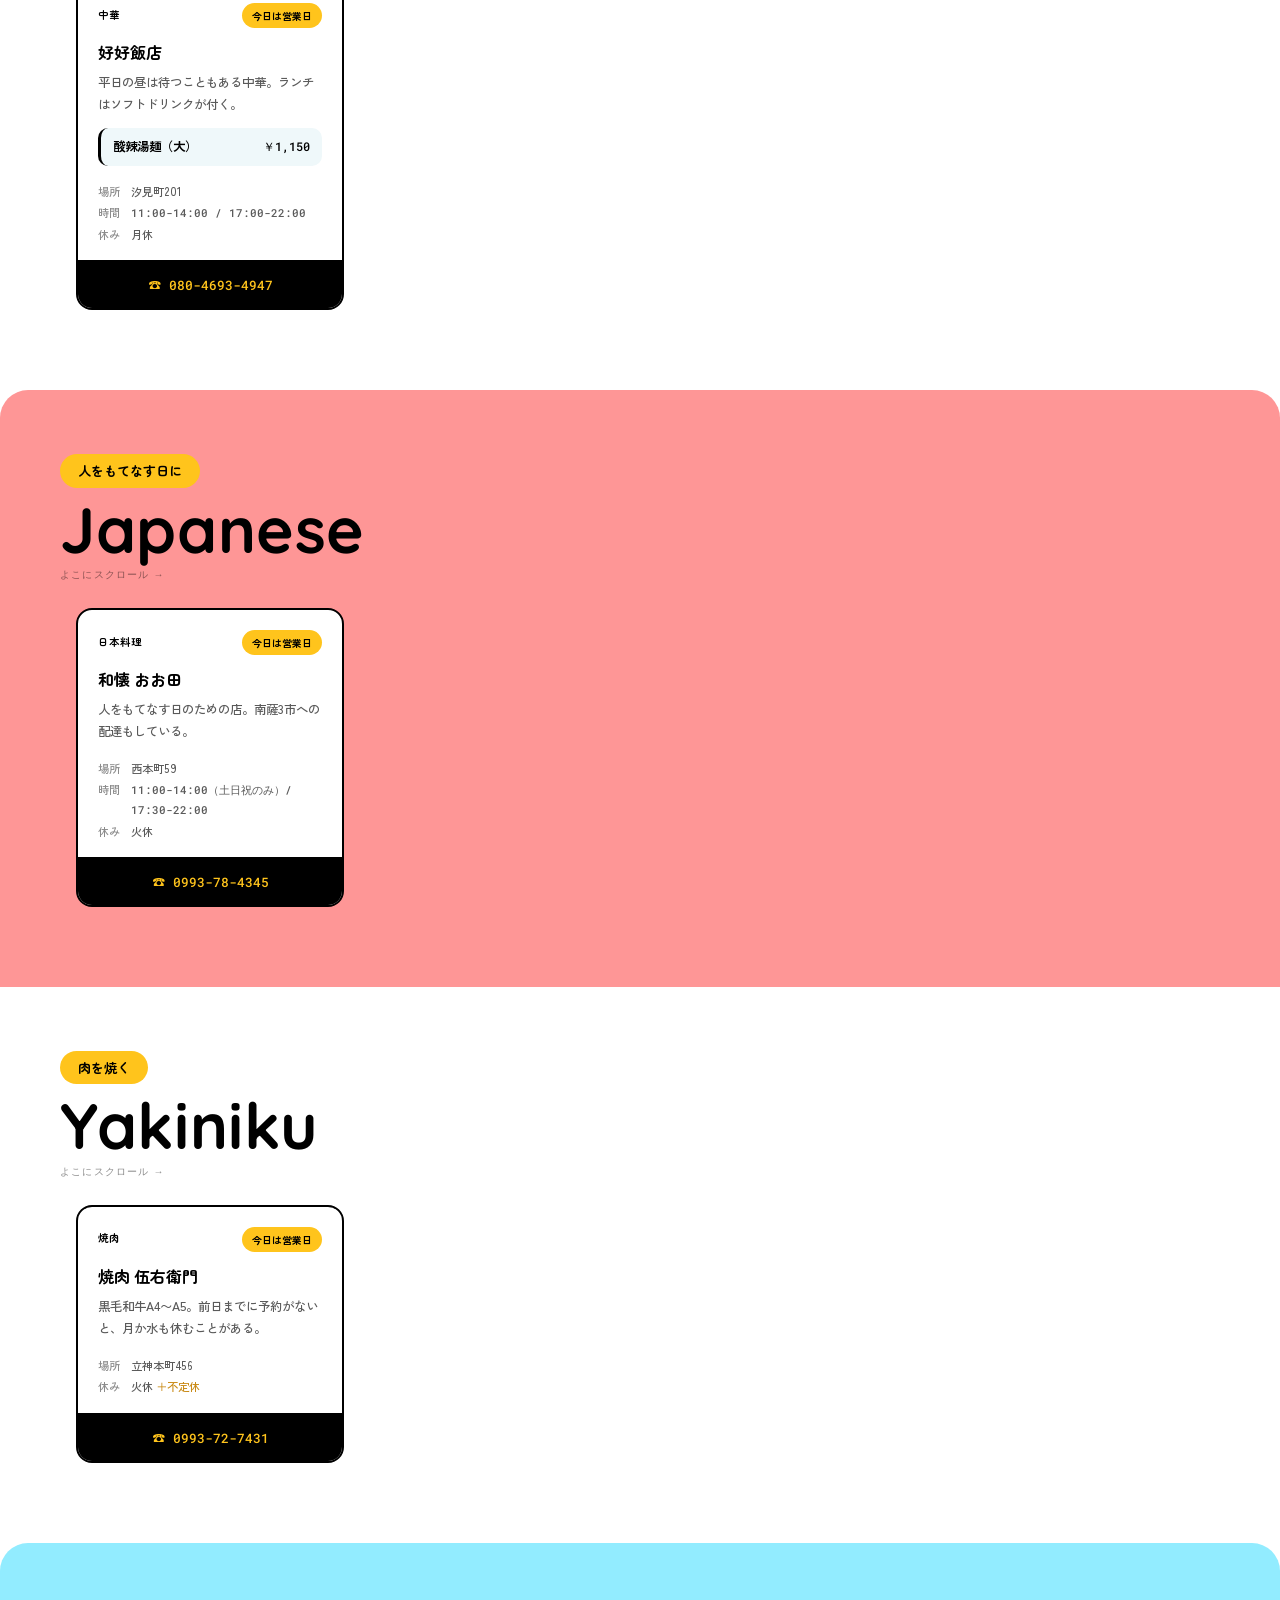
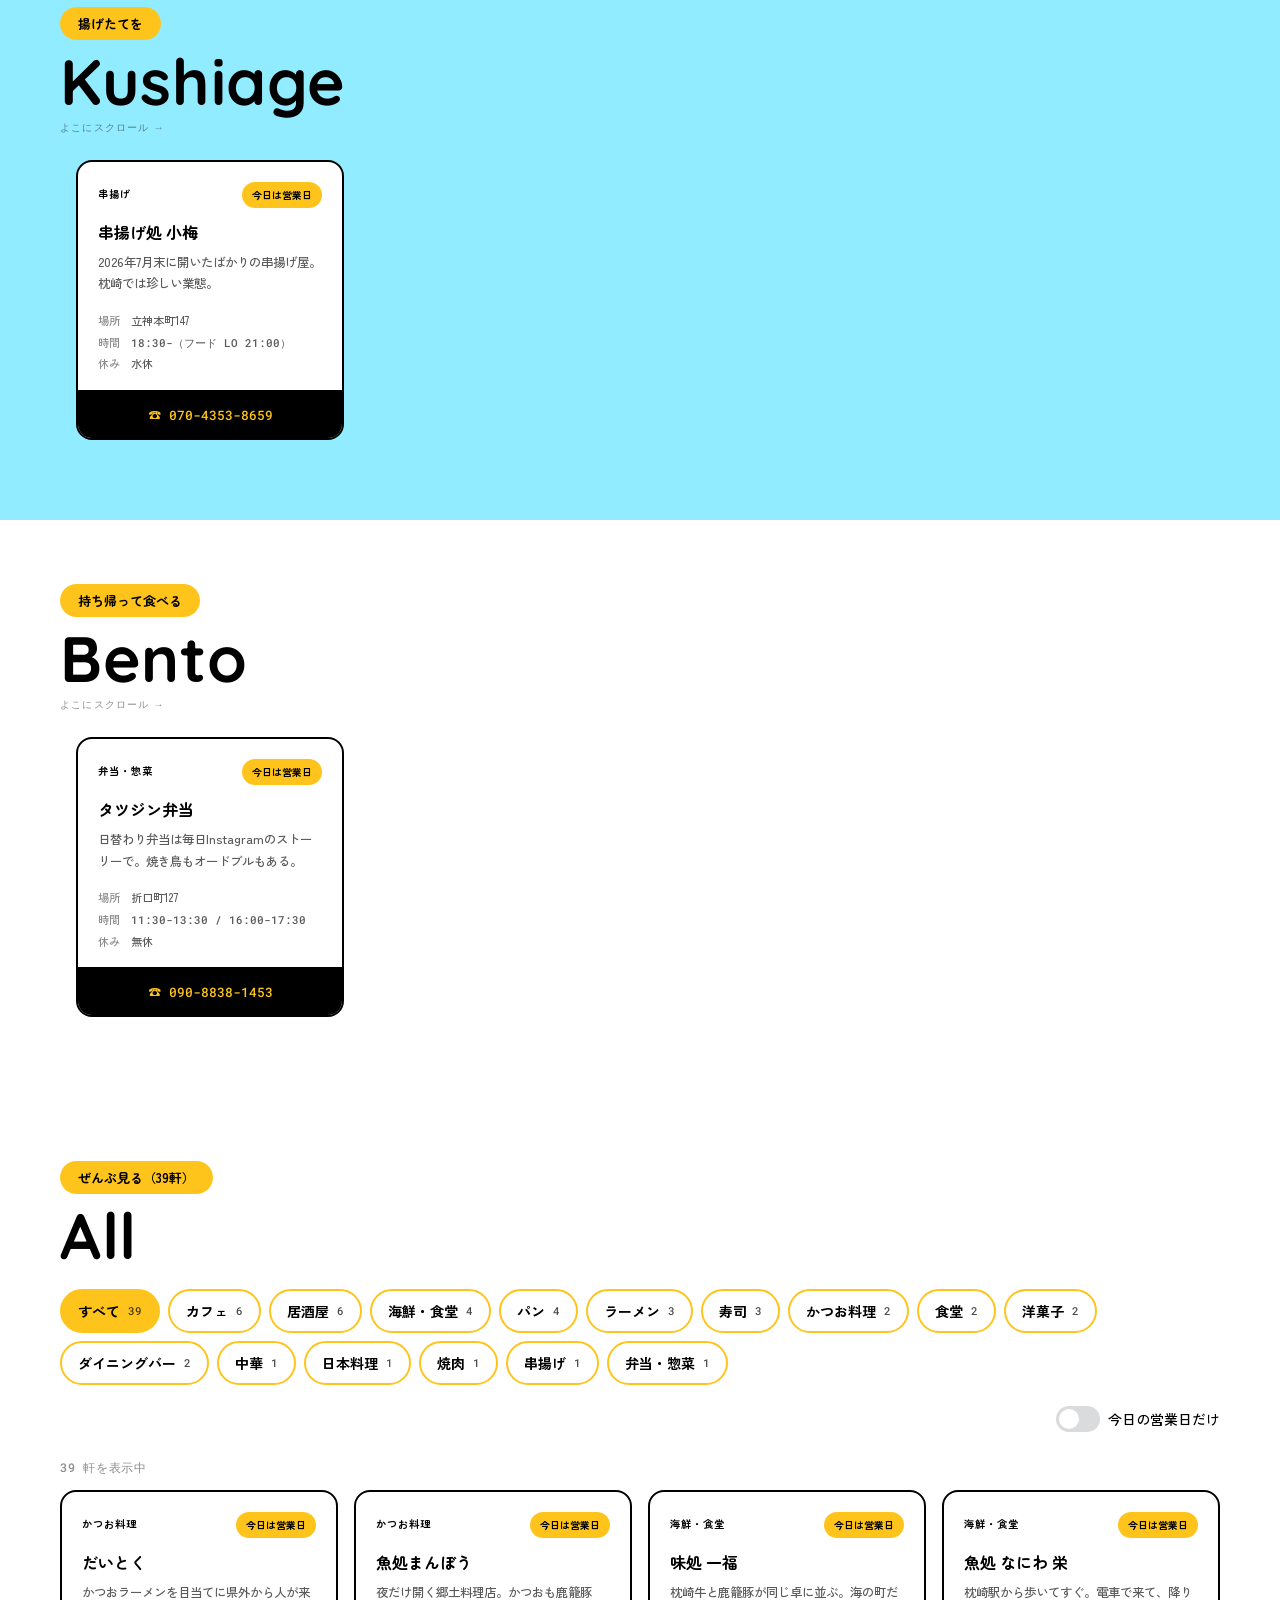
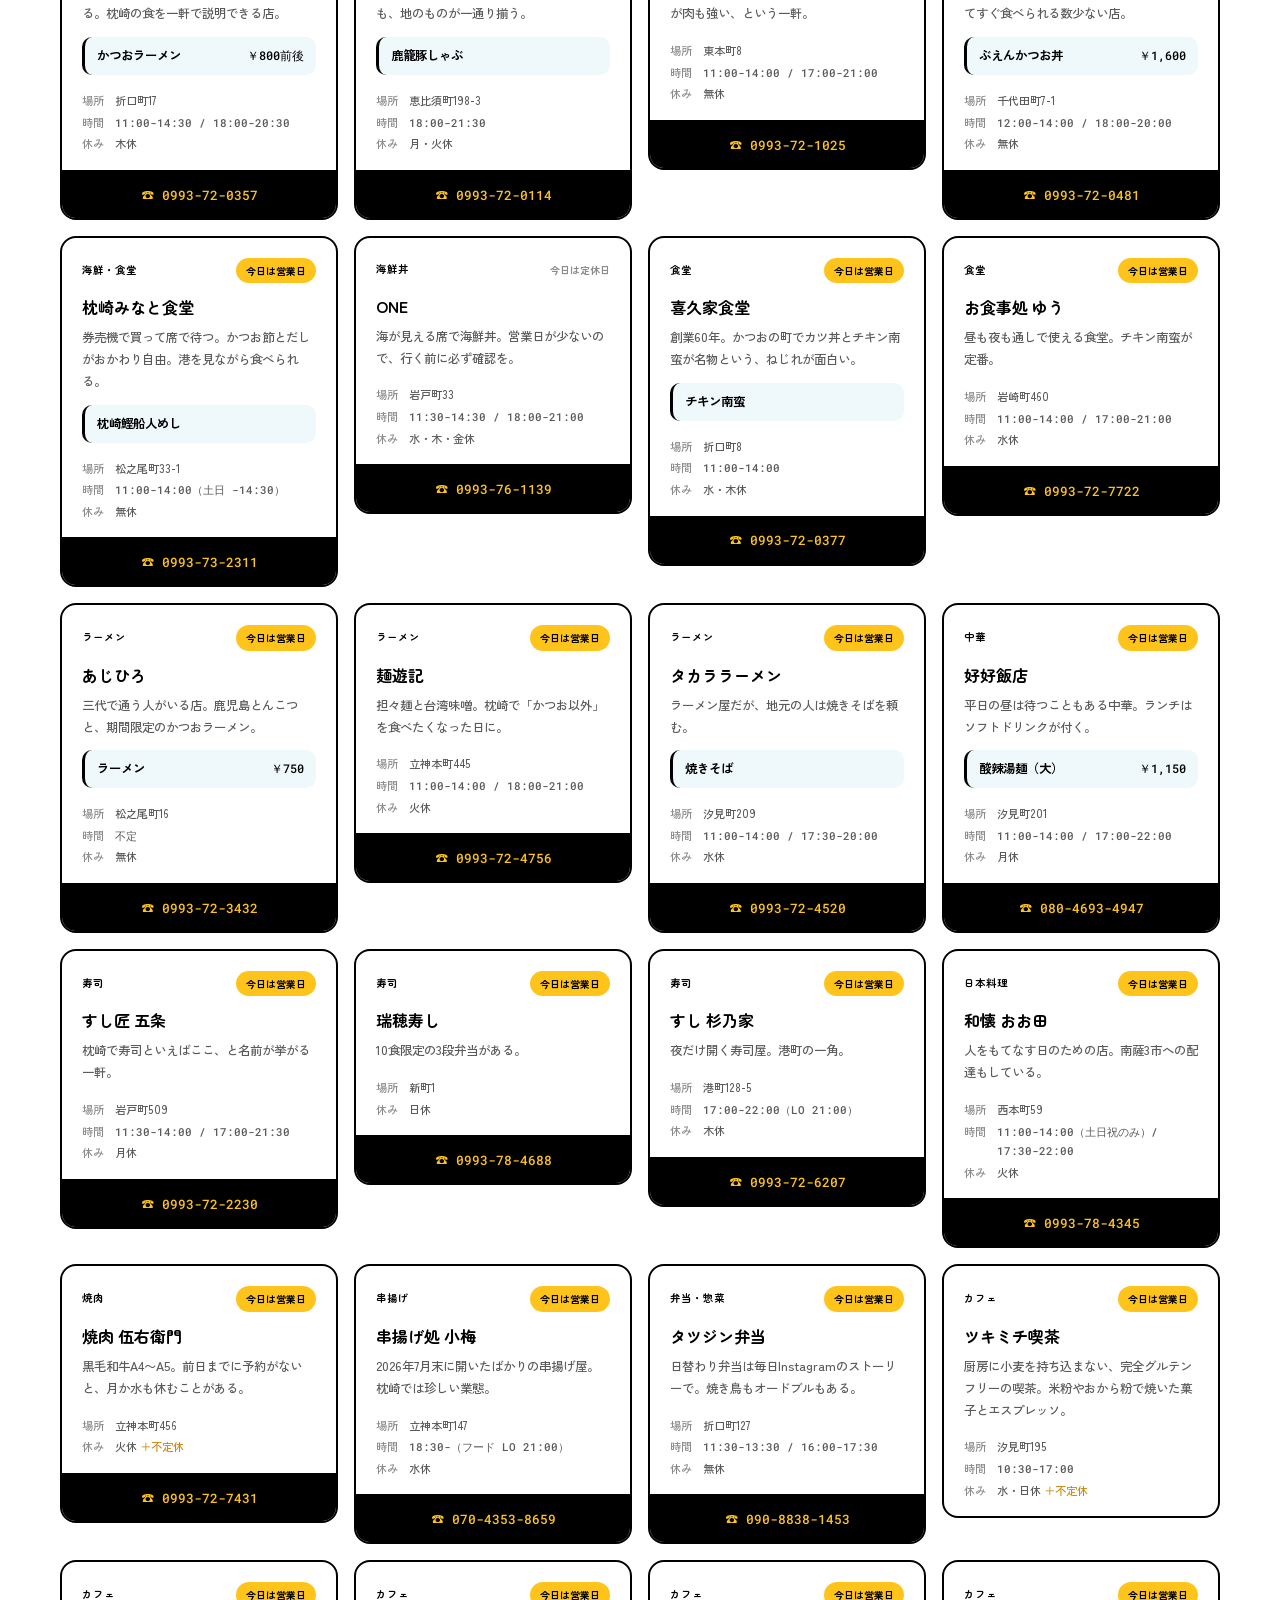
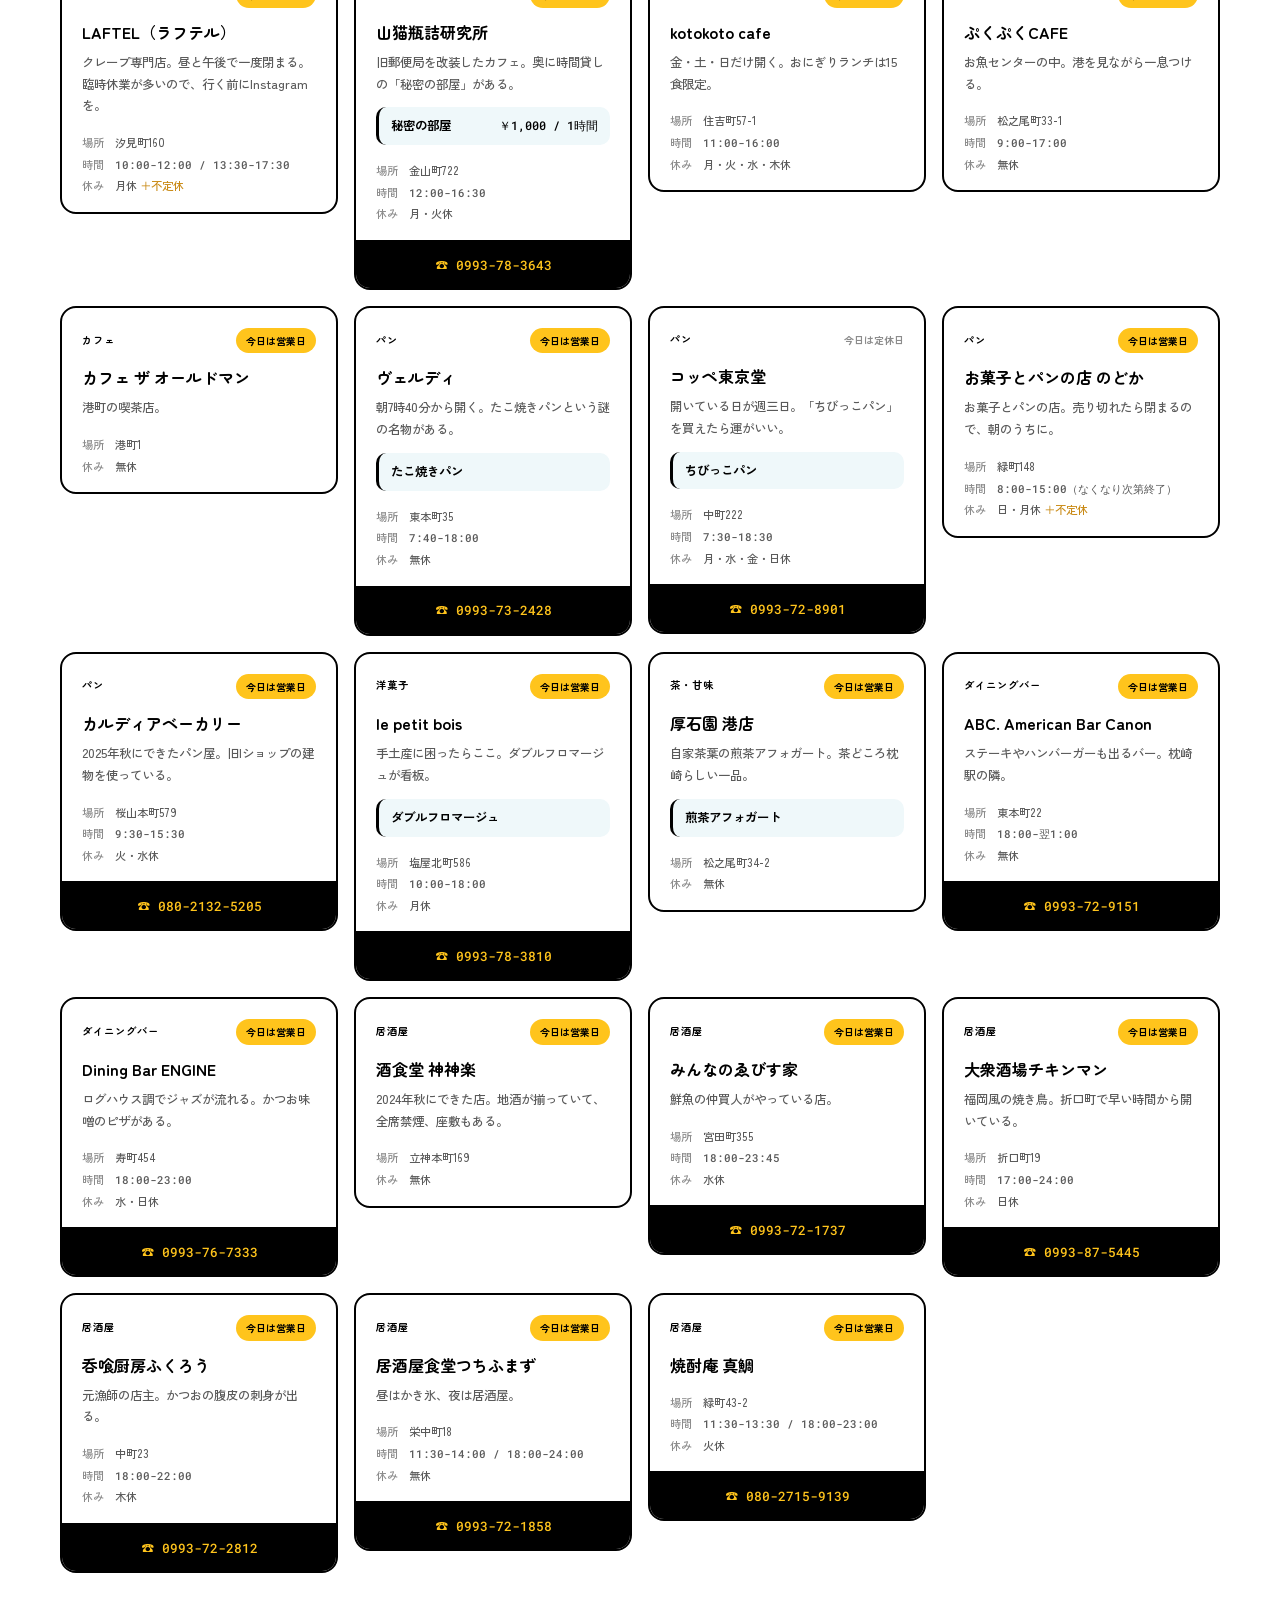
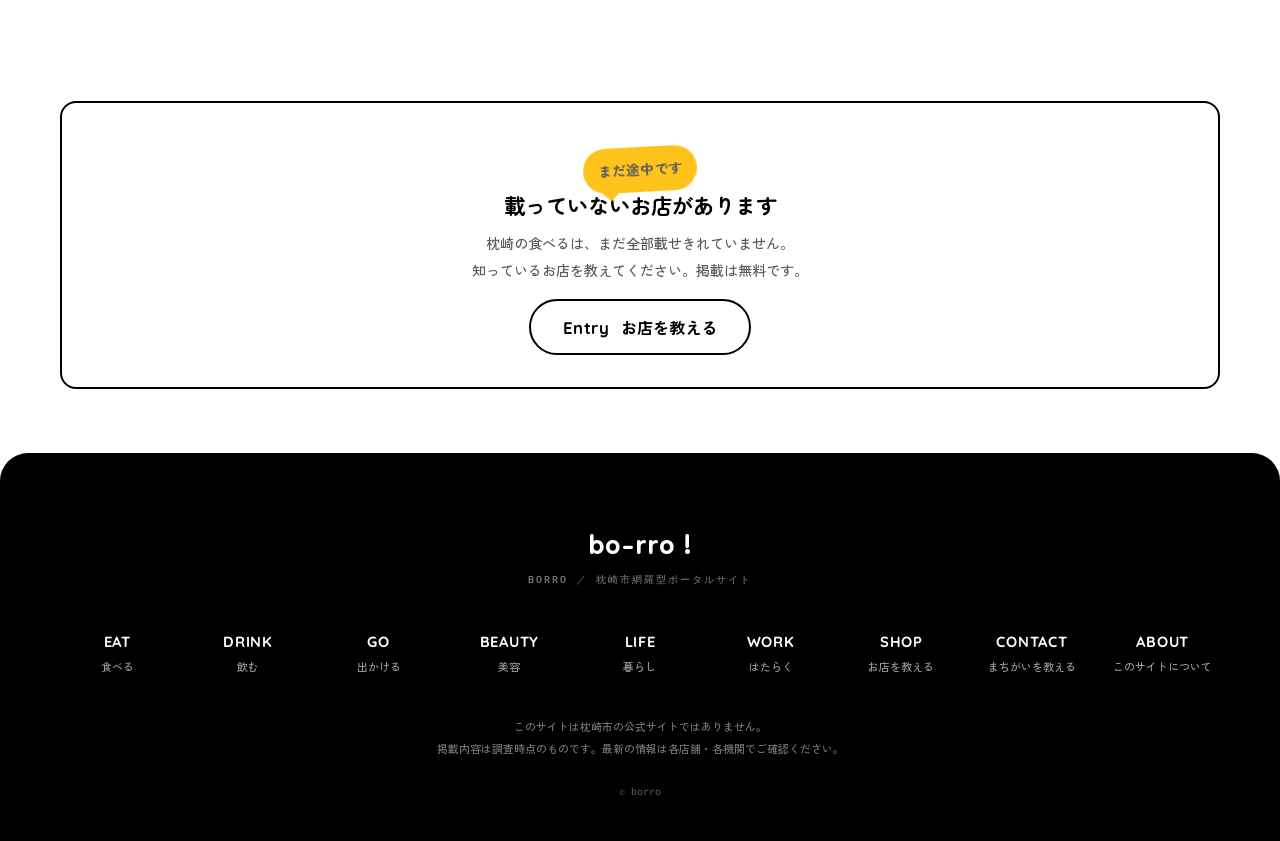
<file: eat.html>
<!DOCTYPE html>
<html lang="ja">
<head>
<meta charset="UTF-8">
<meta name="viewport" content="width=device-width, initial-scale=1">
<meta name="robots" content="noindex, nofollow"><!-- ★公開時に削除する -->
<title>食べる ─ bo-rro !［枕崎市網羅型ポータルサイト］</title>
<meta name="description" content="枕崎市の飲食店。かつお料理、ラーメン、寿司、食堂、カフェ、パン。">
<meta name="theme-color" content="#FFFFFF">
<link rel="preconnect" href="https://fonts.googleapis.com">
<link rel="preconnect" href="https://fonts.gstatic.com" crossorigin>
<link href="https://fonts.googleapis.com/css2?family=Quicksand:wght@600;700&family=Zen+Maru+Gothic:wght@500;700;900&family=Zen+Kaku+Gothic+New:wght@500;700;900&family=Roboto+Mono:wght@400;500&display=swap" rel="stylesheet">
<link rel="stylesheet" href="style.css?v=20260829h">
</head>

<body data-cat="eat">
<div id="hd"></div>
<div id="hero"></div>
<div id="igrail"></div>
<main id="app"></main>
<div id="ft"></div>

<script src="data.js?v=20260829h"></script>
<script src="app.js?v=20260829h"></script>
<script>
/* ★このページの「顔」。文章を変えたいときはここ */
buildCategory("eat", {
  headline: "かつおの町の、\u3000ふつうの食卓",
  lead: "かつお節の生産量が日本一なので、かつおの店は多い。ただ地元の人が毎日通うのは、食堂とパン屋とカフェだったりする。両方まとめて載せました。",
});

/* ★Instagram の横スライド（UI検証中）
   --------------------------------------------------------------------------
   post に **投稿のコード** を入れると、その投稿が埋め込まれる。
   投稿を開いて「共有 → リンクをコピー」で取れる、
   https://www.instagram.com/p/【ここ】/ の部分。

   post が空のうちは、プロフィールへ飛ぶカードとして出る。
   ※プロフィールページ自体は、Instagram が埋め込みを許可していないため埋め込めない。 */
buildInstaRail("igrail", {
  ja: "お店からの、いちばん新しい話",
  en: "Instagram",
  accounts: [
    { name: "お菓子とパンの店 のどか", handle: "o.p.87_nodoka",        post: "DccGBDdTAIT" },
    { name: "ツキミチ喫茶",            handle: "tsukimichi31",         post: "Dci3Dc0zXxu" },
    /* ★店名が未確認。data.js に該当が無いので、ハンドルのまま置いている */
    { name: "ben__kazu",               handle: "ben__kazu",            post: "C0MGW8Fvho4" },
    /* ★投稿リンク待ち。空のあいだはプロフィールへ飛ぶカードになる */
    { name: "居酒屋食堂つちふまず",    handle: "tuchifumazu_official", post: "" },
    { name: "bo-rro !（このサイト）",  handle: "borro_makurazaki",     post: "reel/DcnX2Uux5VO" },
  ],
});
</script>
</body>
</html>
</file>
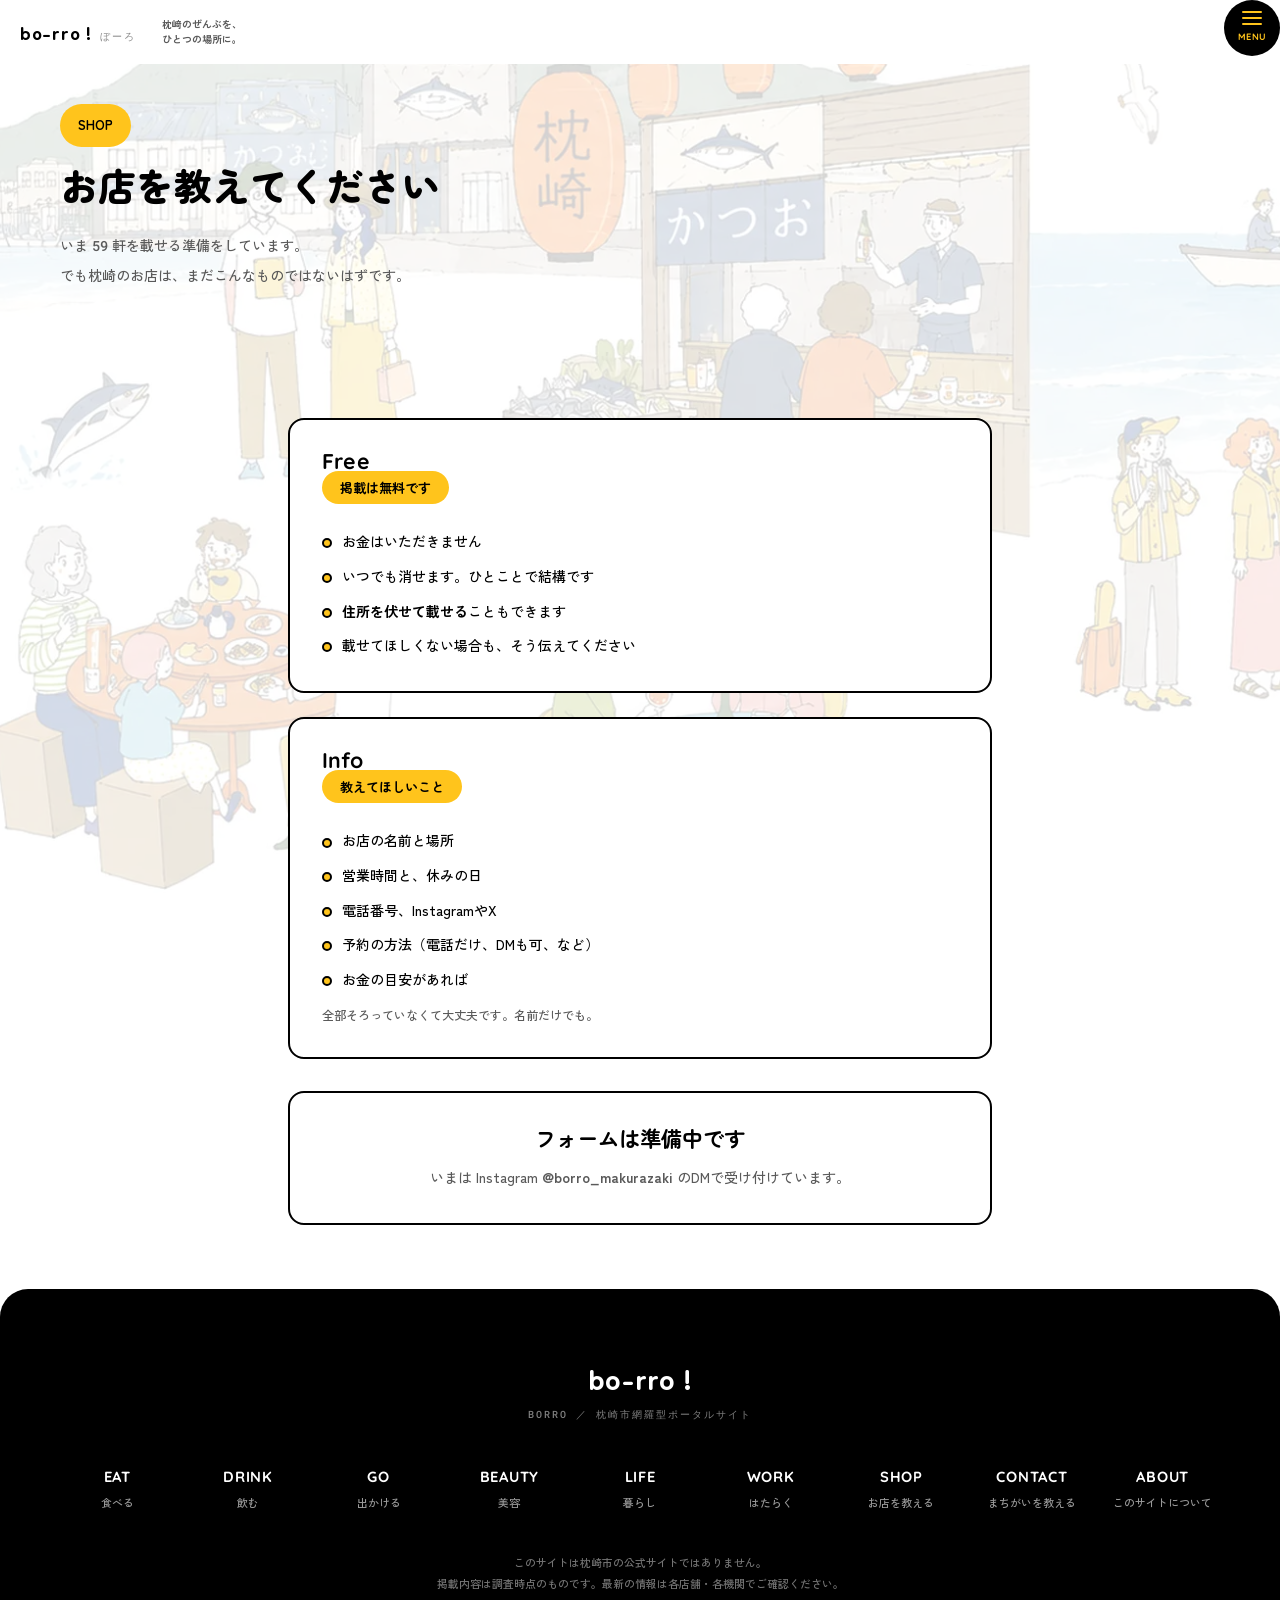
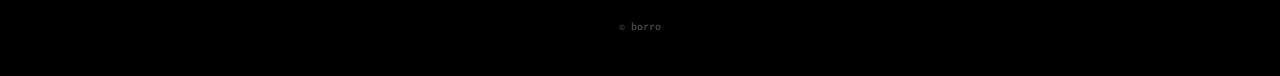
<file: entry.html>
<!DOCTYPE html>
<html lang="ja">
<head>
<meta charset="UTF-8">
<meta name="viewport" content="width=device-width, initial-scale=1">
<meta name="robots" content="noindex, nofollow">
<title>お店を教える ─ bo-rro !［枕崎市網羅型ポータルサイト］</title>
<link rel="preconnect" href="https://fonts.googleapis.com">
<link rel="preconnect" href="https://fonts.gstatic.com" crossorigin>
<link href="https://fonts.googleapis.com/css2?family=Quicksand:wght@600;700&family=Zen+Maru+Gothic:wght@500;700;900&family=Zen+Kaku+Gothic+New:wght@500;700;900&family=Roboto+Mono:wght@400;500&display=swap" rel="stylesheet">
<link rel="stylesheet" href="style.css?v=20260829g">
</head>
<body>
<div id="hd"></div>
<section class="hero">
  <div class="wrap">
    <p class="hero-en">SHOP</p>
    <h1 class="hero-h">お店を教えてください</h1>
    <p class="hero-lead">いま <span class="num" id="n">-</span> 軒を載せる準備をしています。<br>
      でも枕崎のお店は、まだこんなものではないはずです。</p>
  </div>
</section>

<main class="sec">
  <div class="wrap" style="max-width:44rem">
    <div class="soon-box">
      <p class="sec-en" style="font-size:var(--t-md)">FREE</p>
      <p class="sec-ja">掲載は無料です</p>
      <ul class="plans">
        <li>お金はいただきません</li>
        <li>いつでも消せます。ひとことで結構です</li>
        <li><strong>住所を伏せて載せる</strong>こともできます</li>
        <li>載せてほしくない場合も、そう伝えてください</li>
      </ul>
    </div>

    <div class="soon-box" style="margin-top:var(--s-6)">
      <p class="sec-en" style="font-size:var(--t-md)">INFO</p>
      <p class="sec-ja">教えてほしいこと</p>
      <ul class="plans">
        <li>お店の名前と場所</li>
        <li>営業時間と、休みの日</li>
        <li>電話番号、InstagramやX</li>
        <li>予約の方法（電話だけ、DMも可、など）</li>
        <li>お金の目安があれば</li>
      </ul>
      <p style="margin-top:var(--s-3);font-size:var(--t-xs);color:var(--ink-mid)">
        全部そろっていなくて大丈夫です。名前だけでも。</p>
    </div>

    <div class="ask" style="margin-top:var(--s-8)">
      <h2>フォームは準備中です</h2>
      <p>いまは Instagram <strong>@borro_makurazaki</strong> のDMで受け付けています。</p>
    </div>
  </div>
</main>
<div id="ft"></div>

<script src="data.js?v=20260829g"></script>
<script src="app.js?v=20260829g"></script>
<script>
document.getElementById("n").textContent = SHOPS.length;
mountHeader(null); mountFooter();
</script>
</body>
</html>
</file>
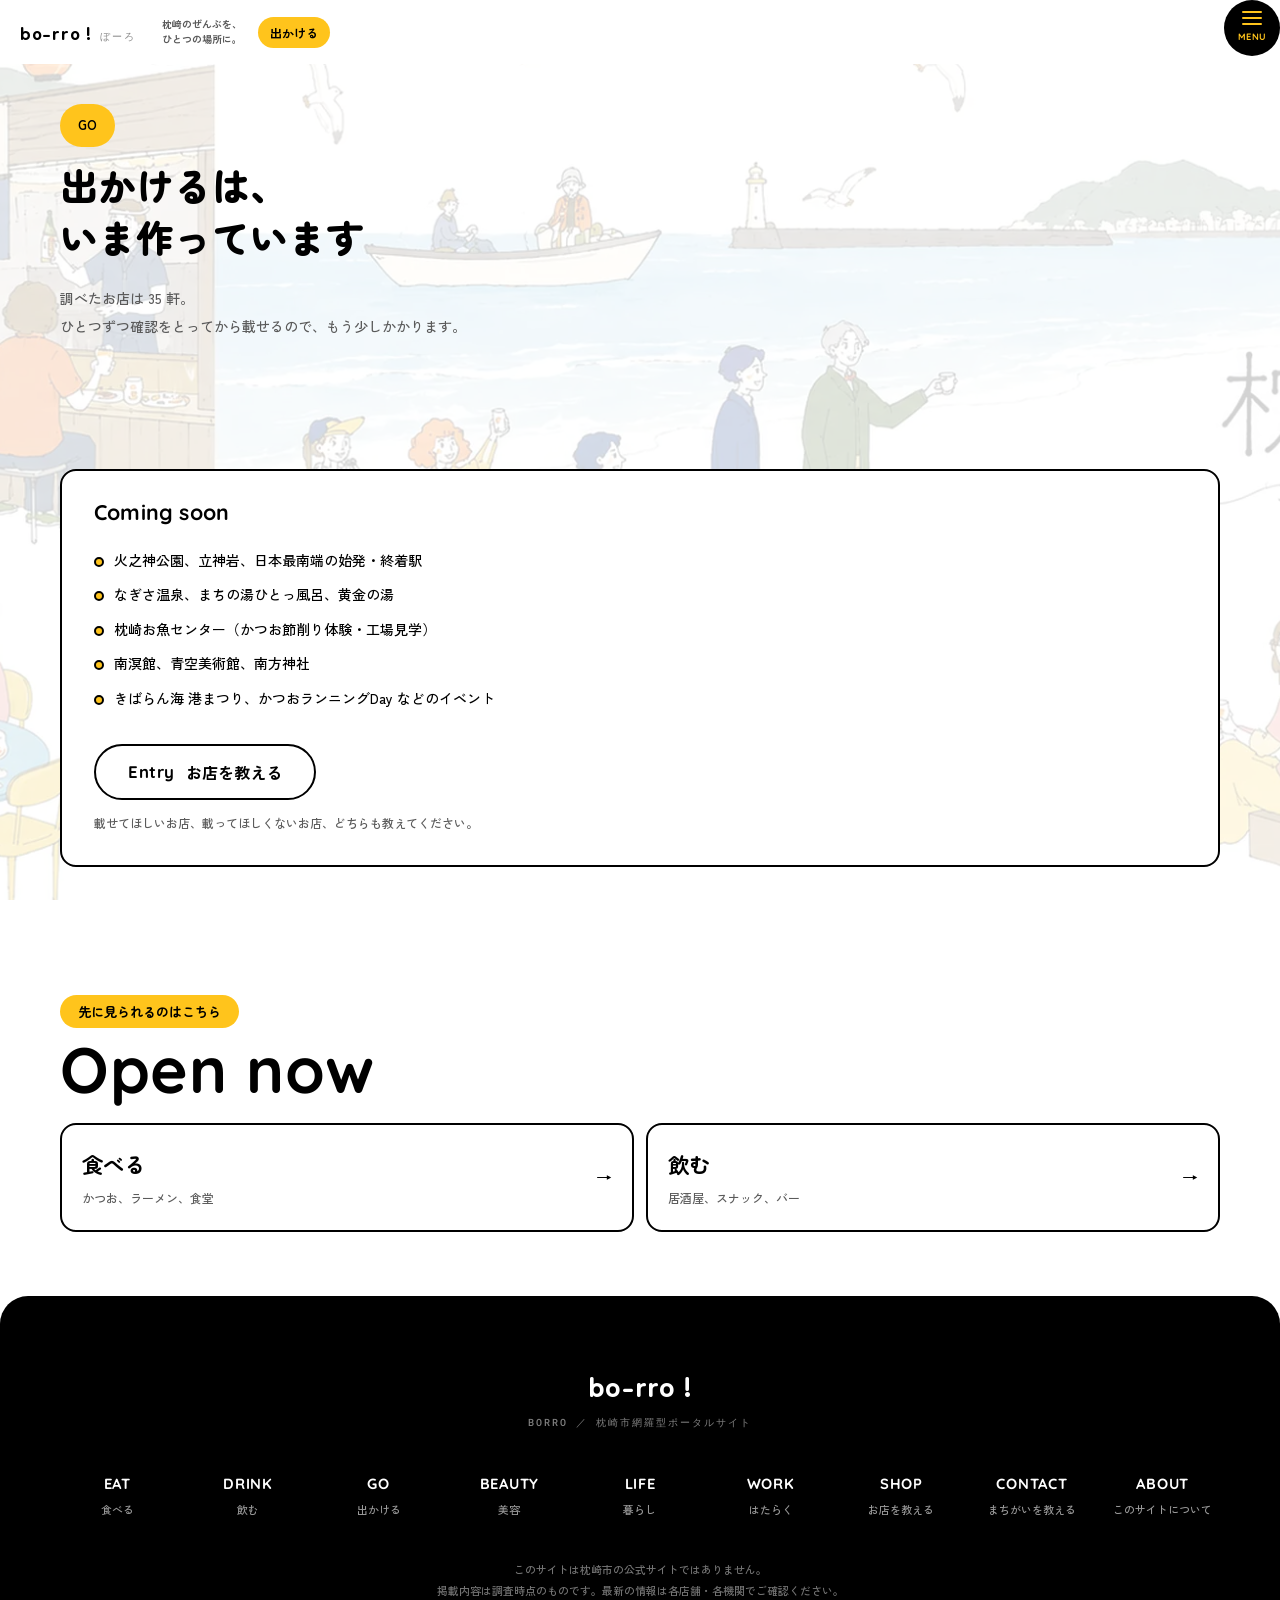
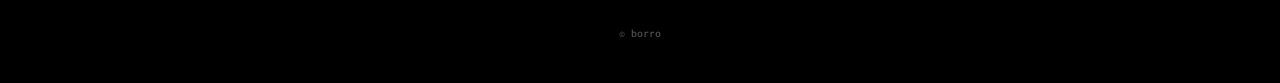
<file: go.html>
<!DOCTYPE html>
<html lang="ja">
<head>
<meta charset="UTF-8">
<meta name="viewport" content="width=device-width, initial-scale=1">
<meta name="robots" content="noindex, nofollow"><!-- ★公開時に削除する -->
<title>出かける ─ bo-rro !［枕崎市網羅型ポータルサイト］</title>
<meta name="description" content="枕崎市の出かける。海、温泉、イベント">
<meta name="theme-color" content="#FFFFFF">
<link rel="preconnect" href="https://fonts.googleapis.com">
<link rel="preconnect" href="https://fonts.gstatic.com" crossorigin>
<link href="https://fonts.googleapis.com/css2?family=Quicksand:wght@600;700&family=Zen+Maru+Gothic:wght@500;700;900&family=Zen+Kaku+Gothic+New:wght@500;700;900&family=Roboto+Mono:wght@400;500&display=swap" rel="stylesheet">
<link rel="stylesheet" href="style.css?v=20260829g">
</head>

<body data-cat="go">
<div id="hd"></div>
<main id="app"></main>
<div id="ft"></div>

<script src="data.js?v=20260829g"></script>
<script src="app.js?v=20260829g"></script>
<script>buildSoon("go");</script>
</body>
</html>
</file>
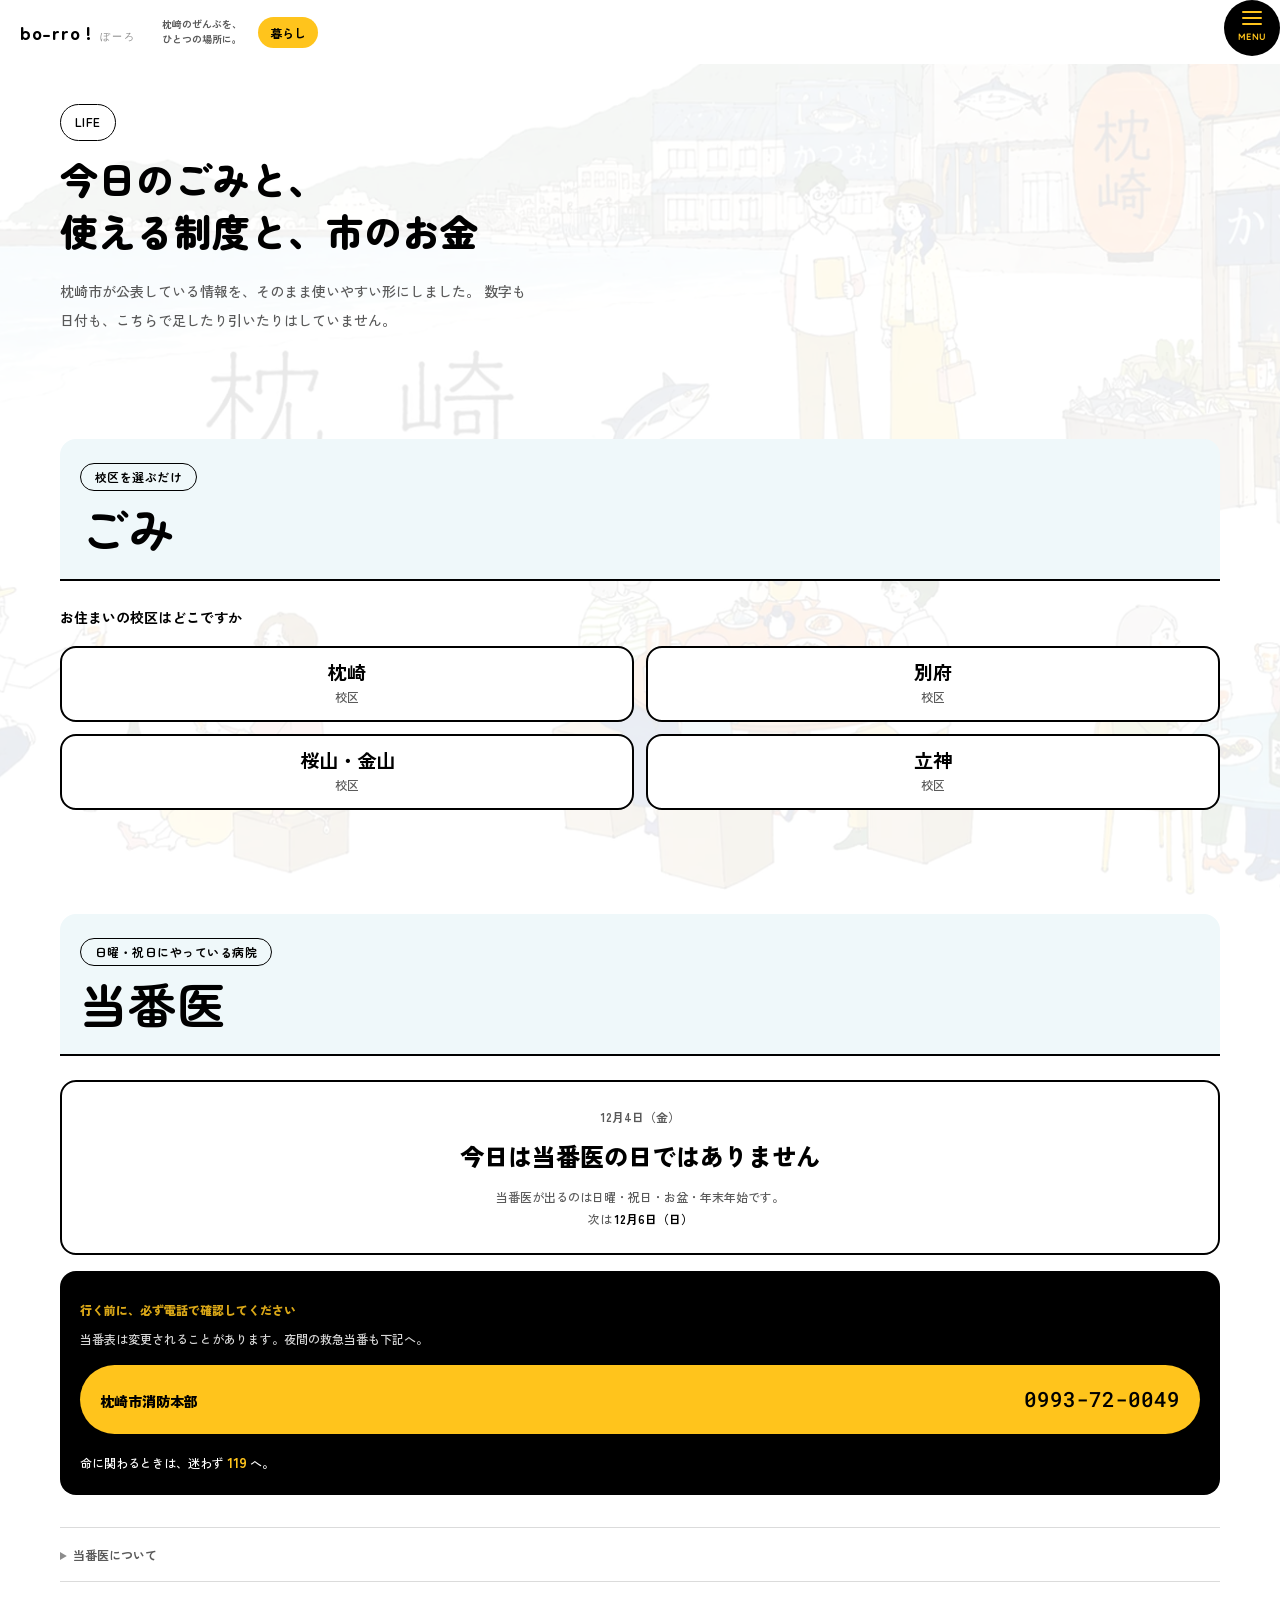
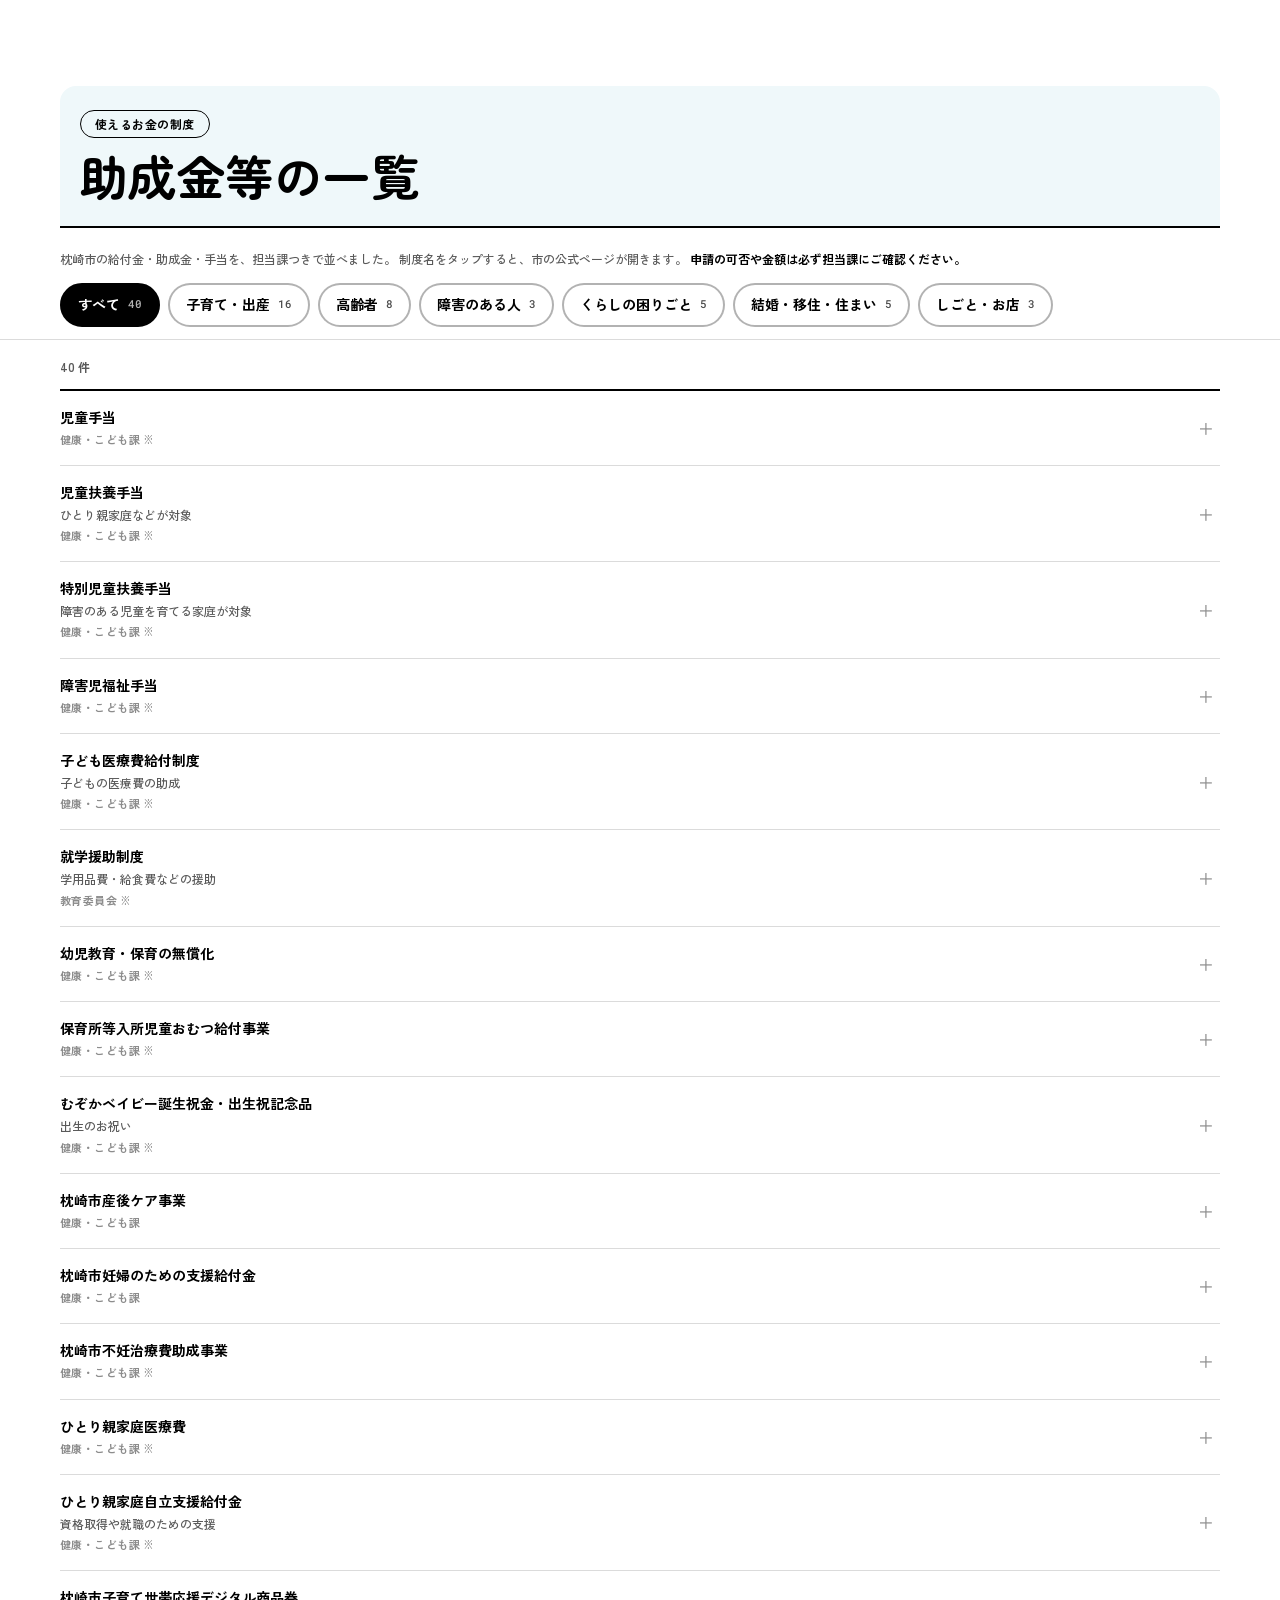
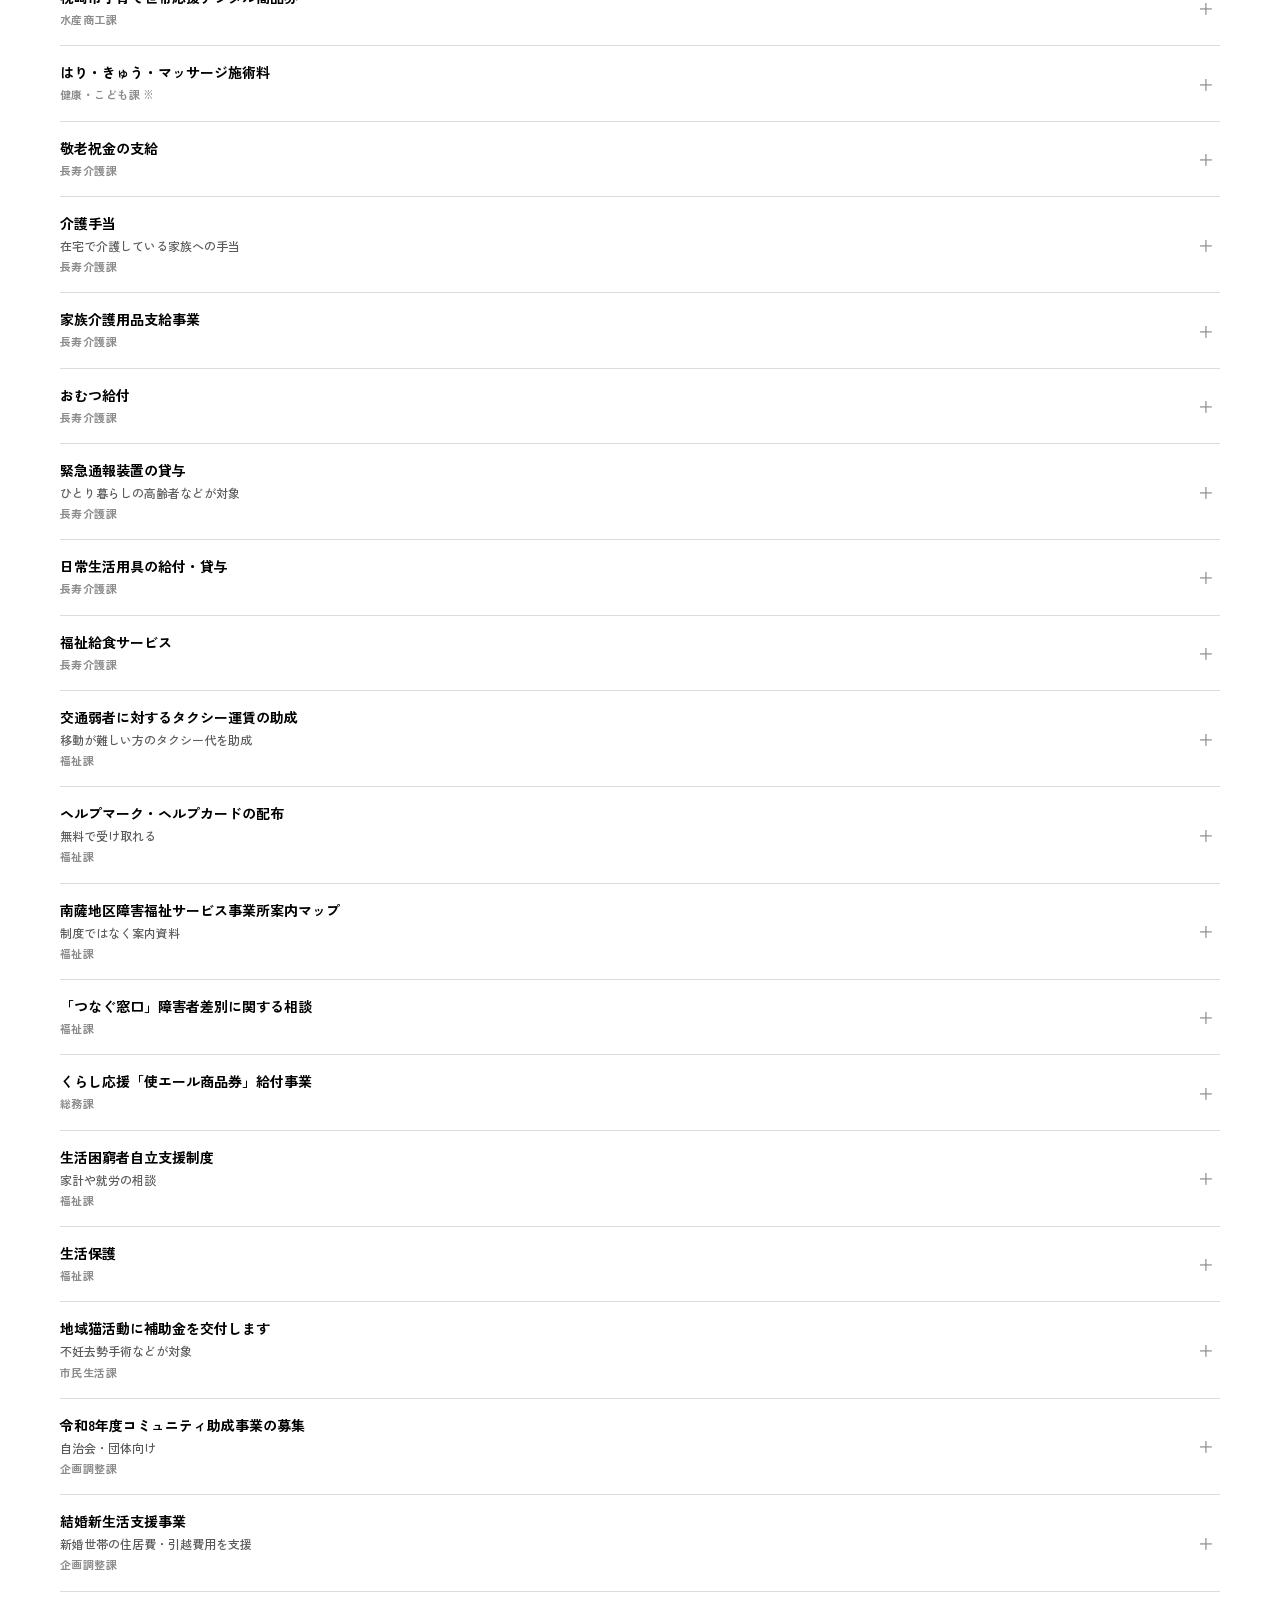
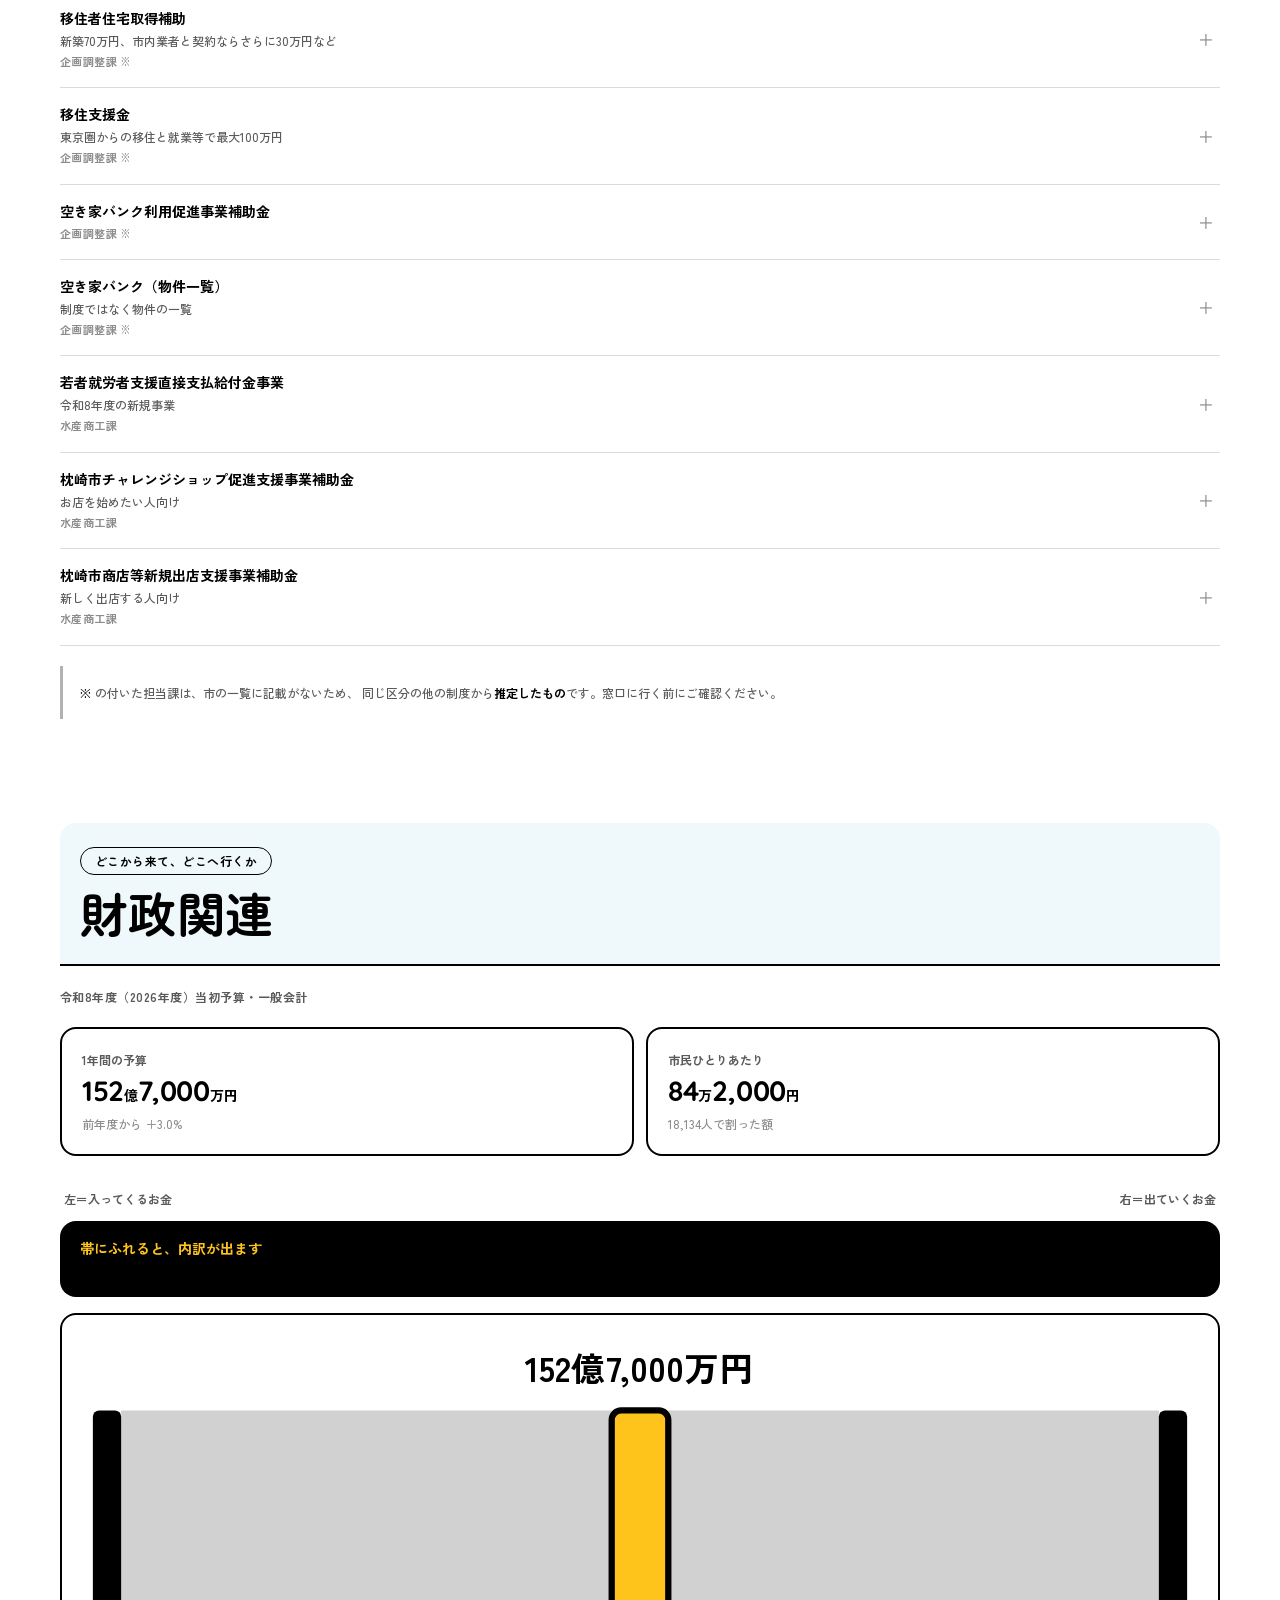
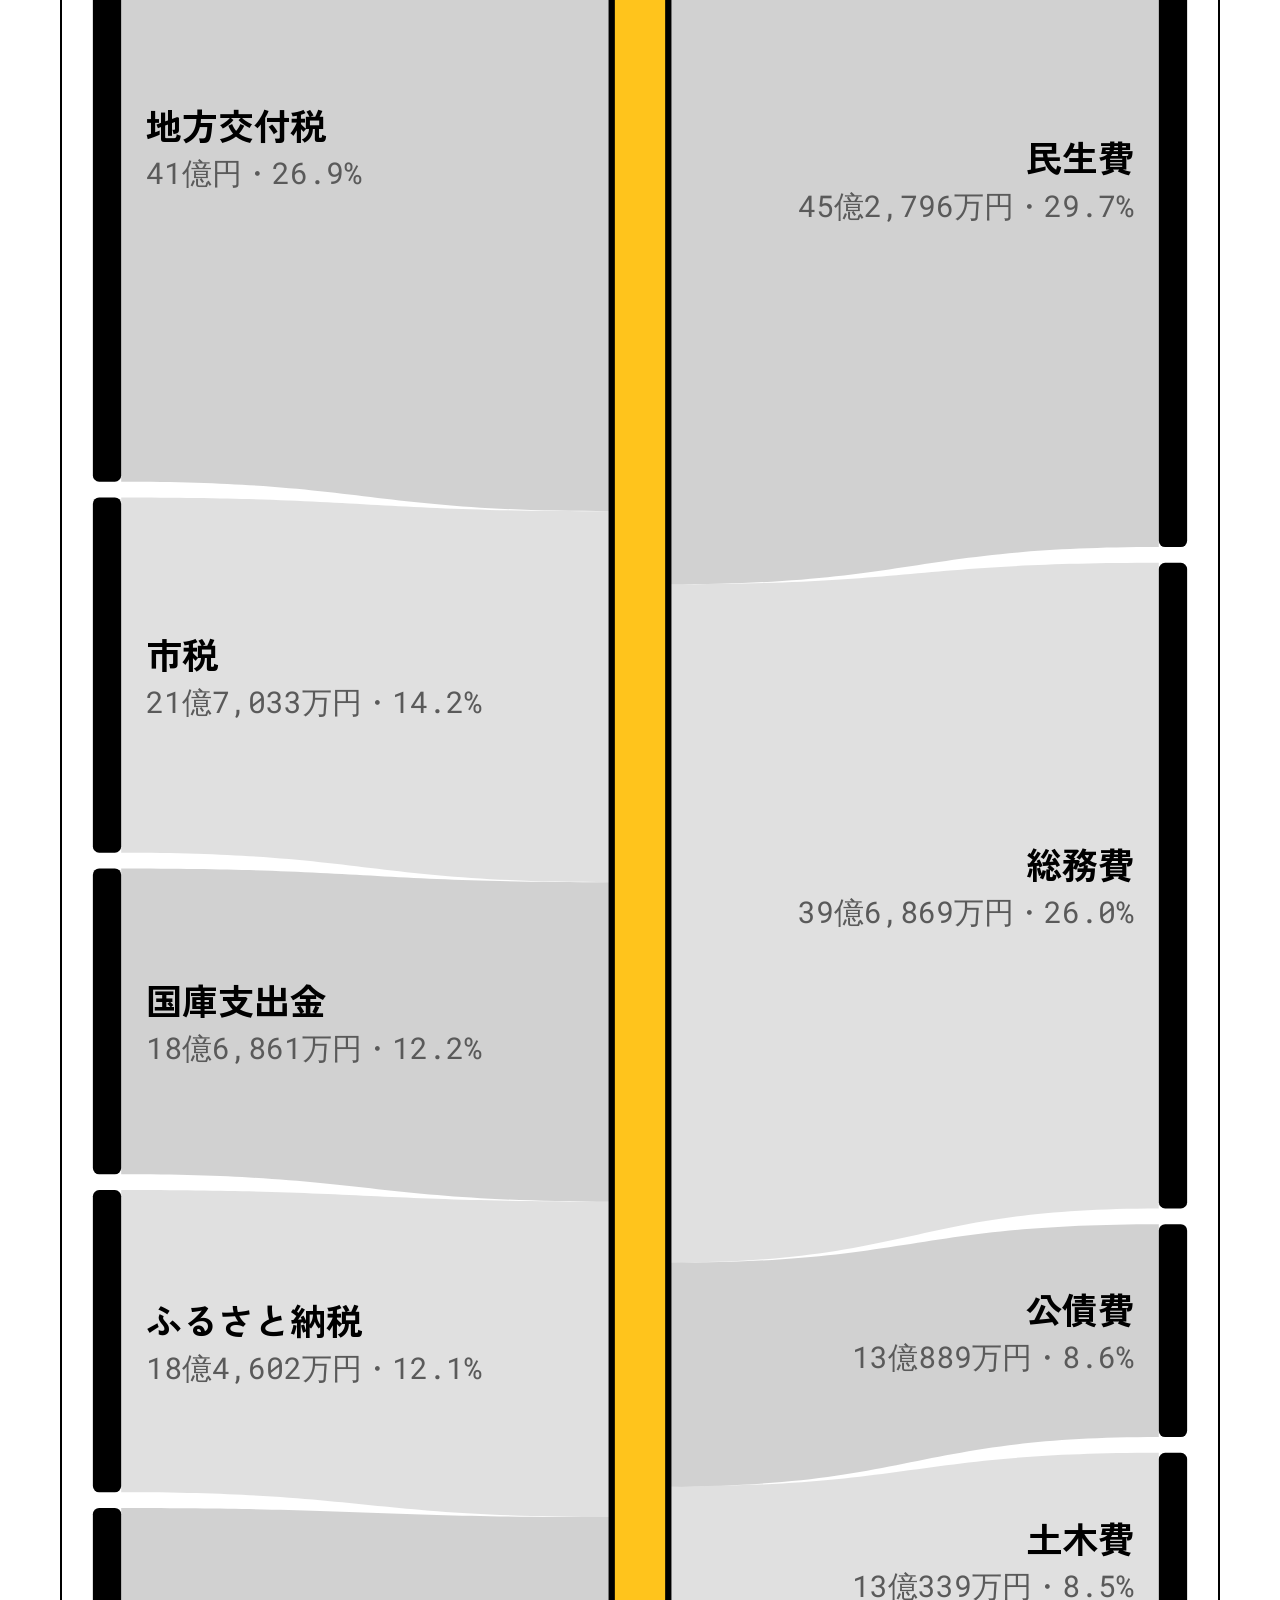
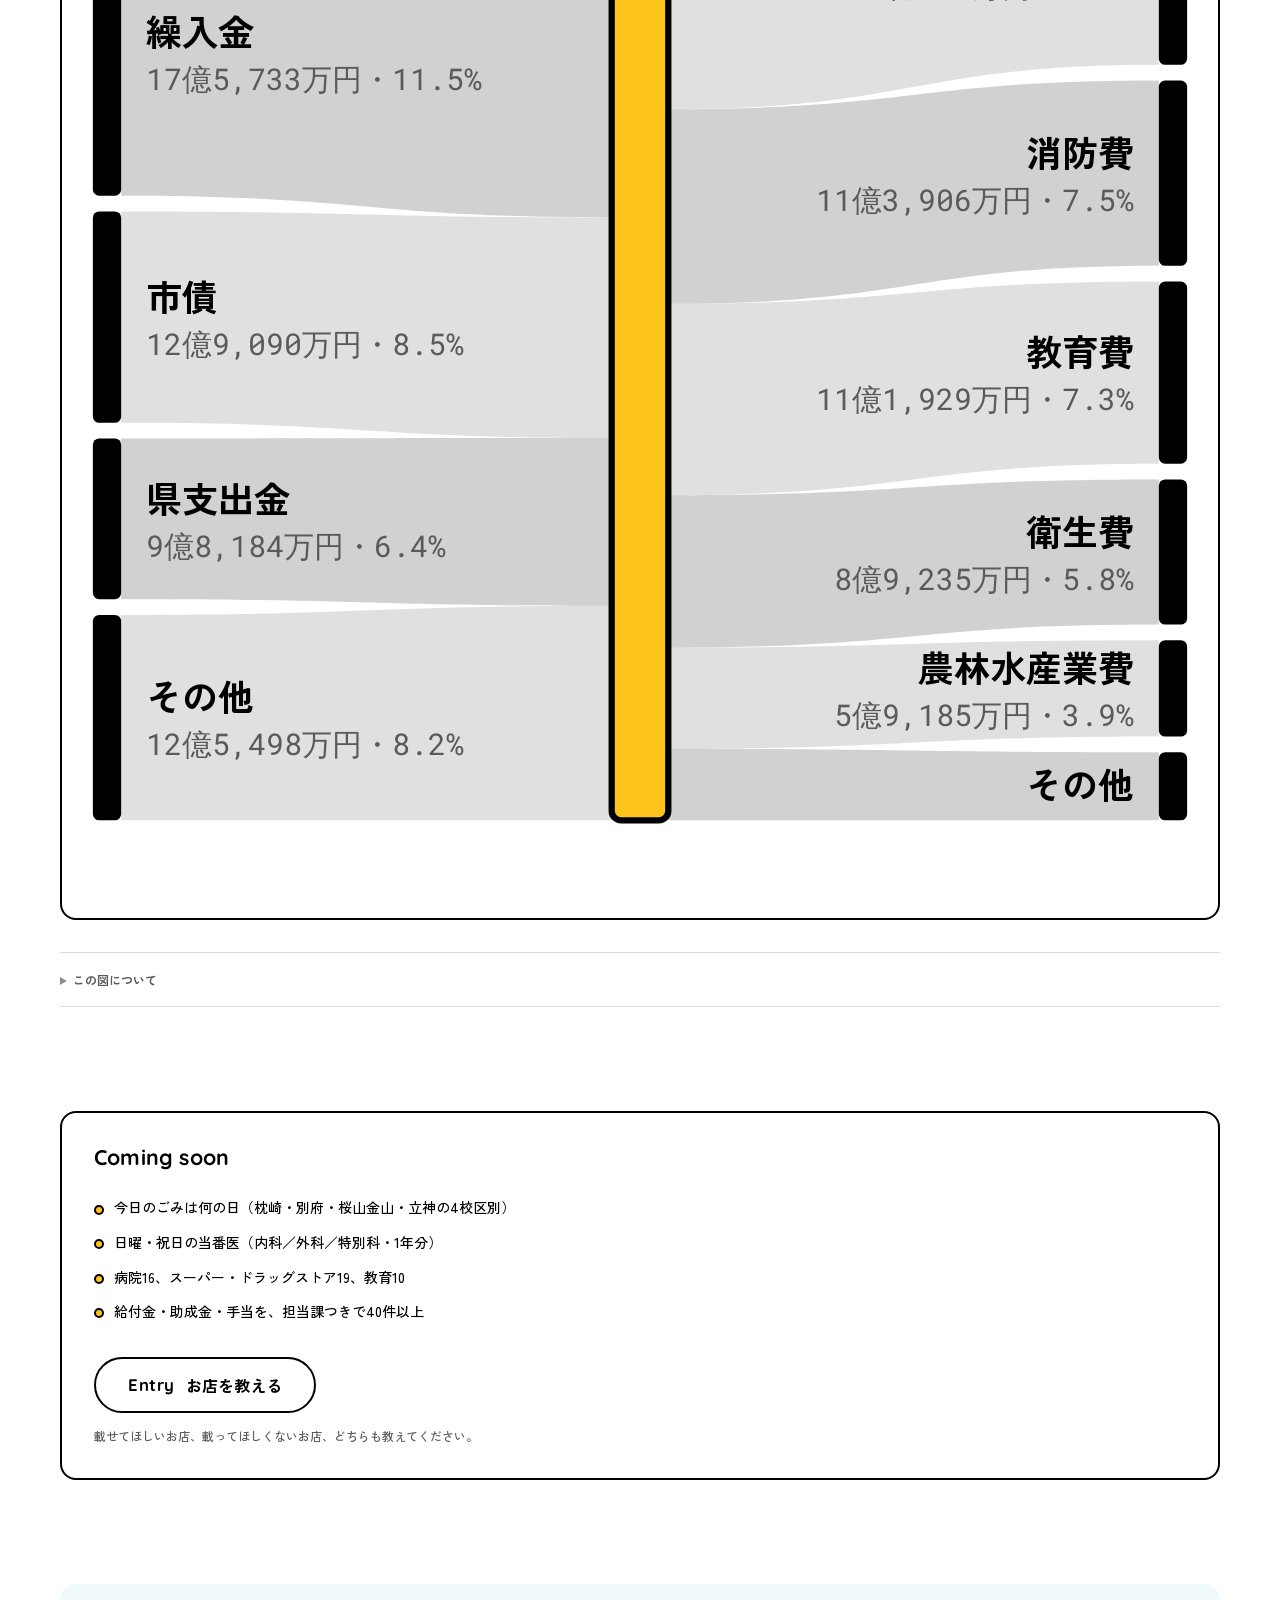
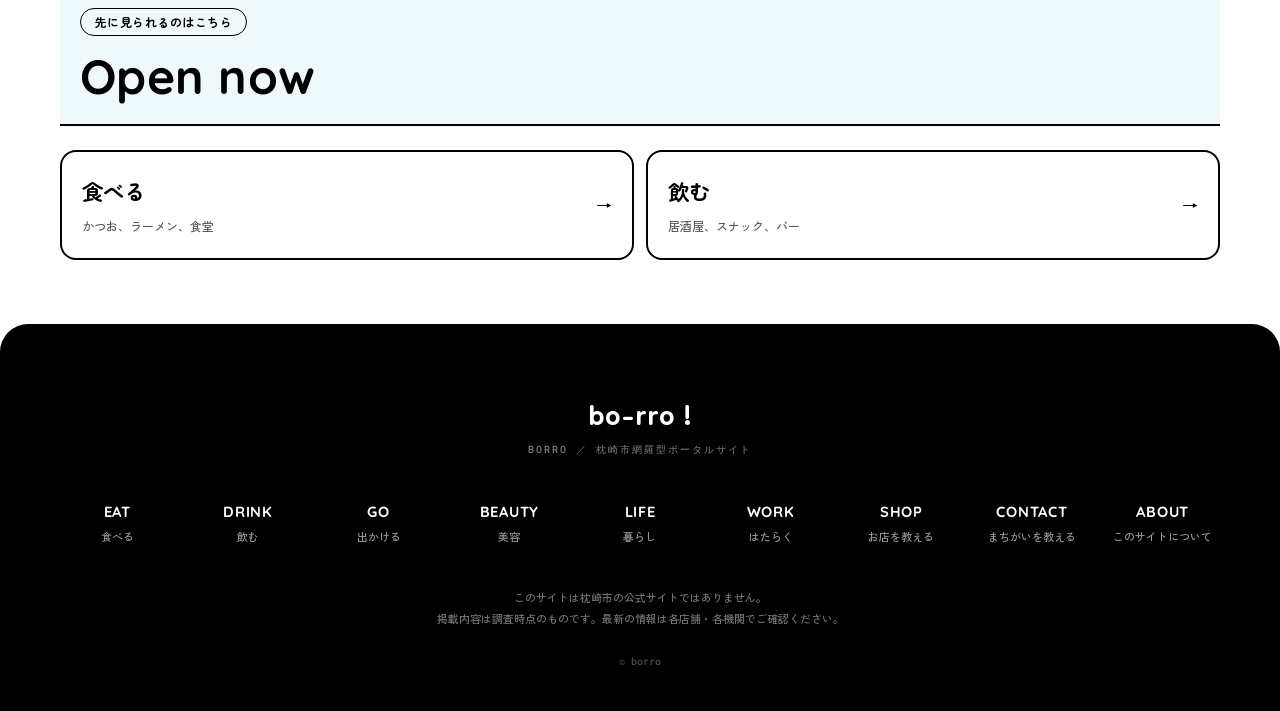
<file: life.html>
<!DOCTYPE html>
<html lang="ja">
<head>
<meta charset="UTF-8">
<meta name="viewport" content="width=device-width, initial-scale=1">
<meta name="robots" content="noindex, nofollow"><!-- ★公開時に削除する -->
<title>暮らし ─ bo-rro !［枕崎市網羅型ポータルサイト］</title>
<meta name="description" content="枕崎市の暮らし。今日のごみ、給付金・助成金・手当、市のお金の使いみち">
<meta name="theme-color" content="#FFFFFF">
<link rel="preconnect" href="https://fonts.googleapis.com">
<link rel="preconnect" href="https://fonts.gstatic.com" crossorigin>
<link href="https://fonts.googleapis.com/css2?family=Quicksand:wght@600;700&family=Zen+Maru+Gothic:wght@500;700;900&family=Zen+Kaku+Gothic+New:wght@500;700;900&family=Roboto+Mono:wght@400;500&display=swap" rel="stylesheet">
<link rel="stylesheet" href="style.css?v=20260829g">
</head>

<!-- ★quiet＝静かな構え。行政の情報を扱う面なので、黄色は行動を促す一点だけに絞る -->
<body data-cat="life" class="quiet">
<div id="hd"></div>

<main>

  <section class="hero">
    <div class="wrap">
      <p class="hero-en">LIFE</p>
      <h1 class="hero-h">今日のごみと、<br>使える制度と、市のお金</h1>
      <p class="hero-lead">
        枕崎市が公表している情報を、そのまま使いやすい形にしました。
        数字も日付も、こちらで足したり引いたりはしていません。
      </p>
    </div>
  </section>

  <!-- ===================== 1. 今日のごみ ===================== -->
  <section class="sec">
    <div class="wrap">

      <div class="sec-hd">
        <p class="sec-ja">校区を選ぶだけ</p>
        <h2 class="sec-en">ごみ</h2>
      </div>

      <p class="gomi-ask">お住まいの校区はどこですか</p>
      <div class="gomi-pick" id="gomiPick" role="group" aria-label="校区を選ぶ"></div>

      <div id="gomiOut" hidden>
        <div class="gomi-today" id="gomiToday"></div>
        <div class="gomi-week" id="gomiWeek"></div>
        <p class="gomi-legend" id="gomiLegend"></p>

        <ul class="gomi-rule">
          <li>指定ごみ袋に入れてください</li>
          <li>収集日の<b>朝7時から8時まで</b>に集積所へ</li>
          <li>ごみ袋に<b>公民館名と氏名</b>を書いてください</li>
        </ul>

        <p class="gomi-warn">
          お盆・年末年始・祝日は収集日が変わることがあります。
          最新の日程は市の広報とごみカレンダーでご確認ください。
        </p>

        <div class="gomi-links">
          <a href="https://www.city.makurazaki.lg.jp/soshiki/shimin/8224.html" target="_blank" rel="noopener">もえるごみの出し方</a>
          <a href="https://www.city.makurazaki.lg.jp/soshiki/shimin/8225.html" target="_blank" rel="noopener">もえないごみの出し方</a>
          <a href="https://www.city.makurazaki.lg.jp/soshiki/shimin/8226.html" target="_blank" rel="noopener">資源ごみの出し方</a>
          <a href="https://www.city.makurazaki.lg.jp/soshiki/shimin/8338.html" target="_blank" rel="noopener">粗大ごみ・持ち込み</a>
        </div>

        <p class="gomi-tel">
          校区がわからないときは <b>市民生活課 環境整備係</b><br>
          <a href="tel:0993-76-1097">0993-76-1097</a>
        </p>
      </div>
    </div>
  </section>

  <!-- ===================== 2. 今日の当番医 ===================== -->
  <section class="sec">
    <div class="wrap">
      <div class="sec-hd">
        <p class="sec-ja">日曜・祝日にやっている病院</p>
        <h2 class="sec-en">当番医</h2>
      </div>
      <div id="tobanOut"></div>
    </div>
  </section>

  <!-- ===================== 3. 給付・助成 ===================== -->
  <section class="sec">
    <div class="wrap">

      <div class="sec-hd">
        <p class="sec-ja">使えるお金の制度</p>
        <h2 class="sec-en">助成金等の一覧</h2>
      </div>

      <p class="sup-lead">
        枕崎市の給付金・助成金・手当を、担当課つきで並べました。
        制度名をタップすると、市の公式ページが開きます。
        <b>申請の可否や金額は必ず担当課にご確認ください。</b>
      </p>

      <div class="sup-sticky">
        <div class="chips" id="supChips" role="group" aria-label="対象でしぼりこむ"></div>
      </div>
      <p class="sup-count" id="supCount"></p>
      <div class="sup-list" id="supList"></div>
      <p class="sup-foot">
        <b>※</b> の付いた担当課は、市の一覧に記載がないため、
        同じ区分の他の制度から<b>推定したもの</b>です。窓口に行く前にご確認ください。
      </p>
    </div>
  </section>

  <!-- ===================== 4. 市のお金 ===================== -->
  <section class="sec">
    <div class="wrap">

      <div class="sec-hd">
        <p class="sec-ja">どこから来て、どこへ行くか</p>
        <h2 class="sec-en">財政関連</h2>
      </div>

      <p class="fin-year">令和8年度（2026年度）当初予算・一般会計</p>

      <div class="fin-kpi">
        <div>
          <dt>1年間の予算</dt>
          <dd><b>152</b>億<b>7,000</b>万円</dd>
          <small>前年度から ＋3.0%</small>
        </div>
        <div>
          <dt>市民ひとりあたり</dt>
          <dd><b>84</b>万<b>2,000</b>円</dd>
          <small>18,134人で割った額</small>
        </div>
      </div>

      <p class="fin-legend"><span>左＝入ってくるお金</span><span>右＝出ていくお金</span></p>

      <div class="fin-read" id="finRead" aria-live="polite">
        <b>帯にふれると、内訳が出ます</b>
      </div>

      <div class="fin-chart">
        <svg id="sankey" viewBox="0 0 360 880" role="img"
             aria-label="枕崎市の令和8年度当初予算。歳入152億7,000万円の内訳と、歳出152億7,000万円の内訳を帯でつないだ図。"></svg>
      </div>

      <details class="fin-note">
        <summary>この図について</summary>
        <div>
          <p><b>出典</b><br>
            枕崎市「令和8年度当初予算の概要」および予算書。金額は千円単位の公表値をそのまま使っています。</p>
          <p><b>まとめた項目</b><br>
            歳入は上位7款、歳出は上位8款をそのまま並べ、残りを「その他」にまとめました。
            省いた項目はありません。合計は歳入・歳出とも152億7,000万円で一致します。</p>
          <p><b>これは決算ではありません</b><br>
            当初予算、つまり「1年のはじめに立てた計画」の数字です。
            実際にいくら使ったかは、年度が終わったあとの決算で確定します。</p>
          <p><b>特別会計は含みません</b><br>
            国民健康保険・後期高齢者医療・介護保険などを合わせた全会計は215億3,432万円です。
            この図は一般会計だけを扱っています。</p>
          <p class="fin-disc">
            正確を期していますが、内容を保証するものではありません。
            正式な数字は枕崎市の公表資料をご確認ください。
          </p>
        </div>
      </details>
    </div>
  </section>

  <div id="app"></div>
</main>

<div id="ft"></div>

<script src="data.js?v=20260829g"></script>
<script src="app.js?v=20260829g"></script>
<script src="life.js?v=20260829g"></script>
</body>
</html>
</file>
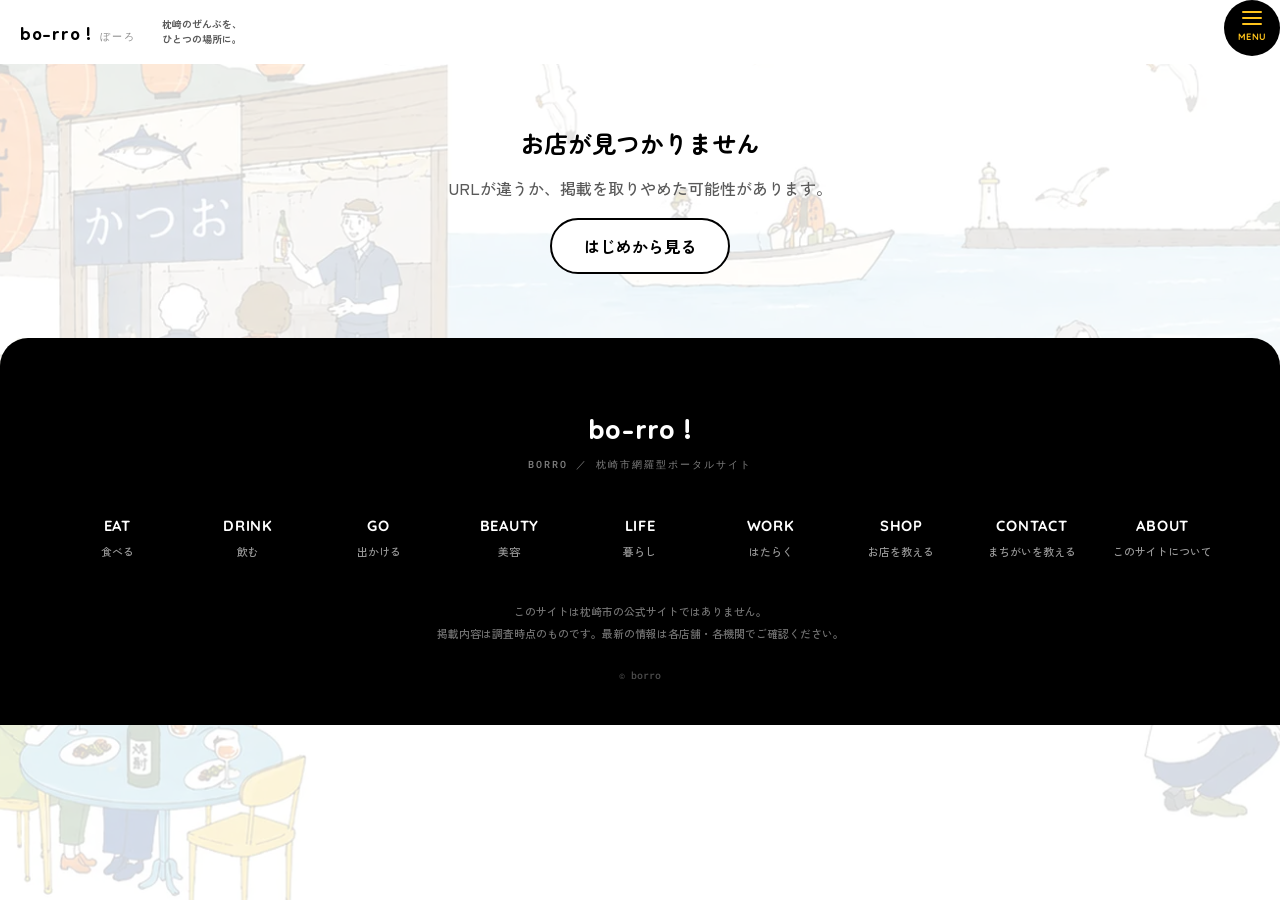
<file: shop.html>
<!DOCTYPE html>
<html lang="ja">
<head>
<meta charset="UTF-8">
<meta name="viewport" content="width=device-width, initial-scale=1">
<meta name="robots" content="noindex, nofollow"><!-- ★公開時に削除する -->
<title>お店 ─ bo-rro !［枕崎市網羅型ポータルサイト］</title>
<meta name="theme-color" content="#FFFFFF">
<link rel="preconnect" href="https://fonts.googleapis.com">
<link rel="preconnect" href="https://fonts.gstatic.com" crossorigin>
<link href="https://fonts.googleapis.com/css2?family=Quicksand:wght@600;700&family=Zen+Maru+Gothic:wght@500;700;900&family=Zen+Kaku+Gothic+New:wght@500;700;900&family=Roboto+Mono:wght@400;500&display=swap" rel="stylesheet">
<link rel="stylesheet" href="style.css?v=20260829g">
</head>

<body>
<div id="hd"></div>
<main id="app"></main>
<div id="ft"></div>

<script src="data.js?v=20260829g"></script>
<script src="app.js?v=20260829g"></script>
<script>buildShop();</script>
</body>
</html>
</file>
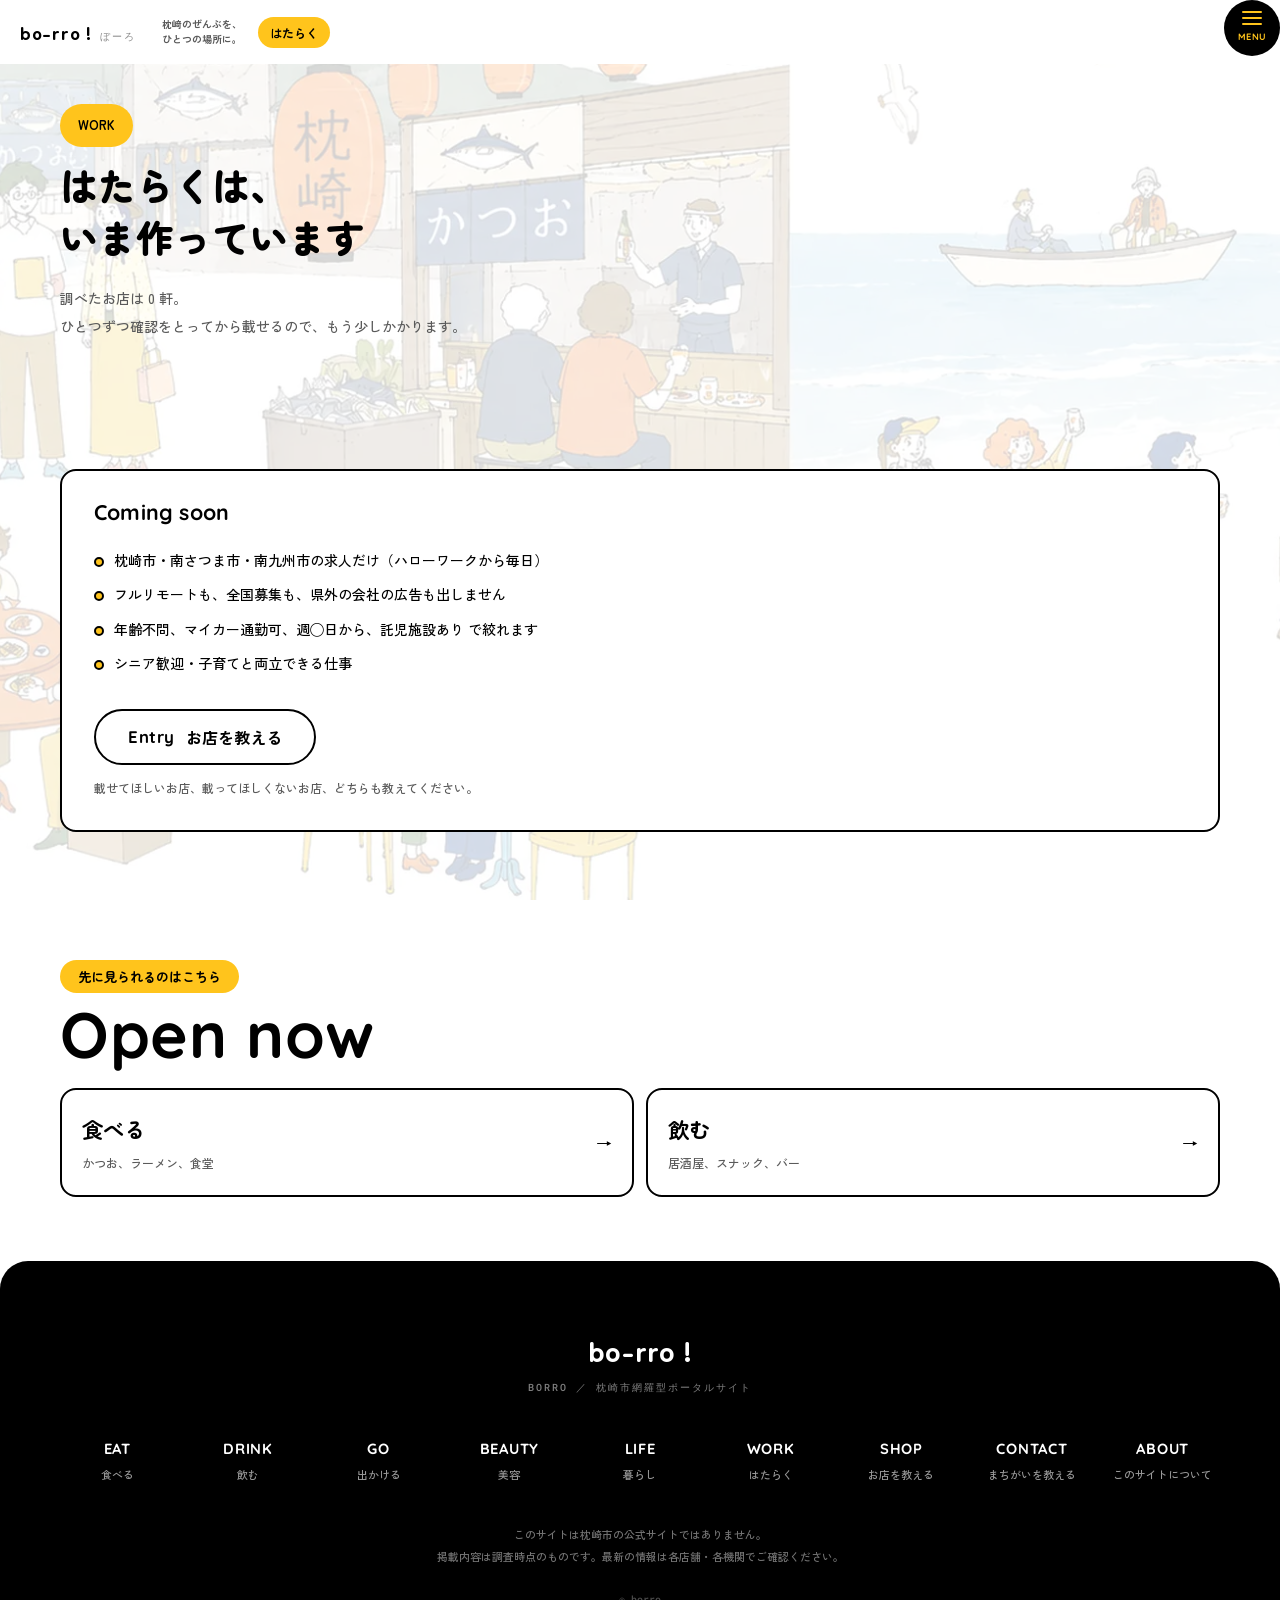
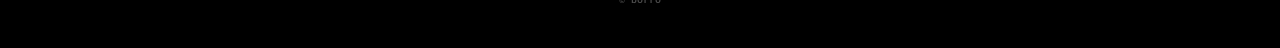
<file: work.html>
<!DOCTYPE html>
<html lang="ja">
<head>
<meta charset="UTF-8">
<meta name="viewport" content="width=device-width, initial-scale=1">
<meta name="robots" content="noindex, nofollow"><!-- ★公開時に削除する -->
<title>はたらく ─ bo-rro !［枕崎市網羅型ポータルサイト］</title>
<meta name="description" content="枕崎市のはたらく。枕崎・南さつま・南九州の求人">
<meta name="theme-color" content="#FFFFFF">
<link rel="preconnect" href="https://fonts.googleapis.com">
<link rel="preconnect" href="https://fonts.gstatic.com" crossorigin>
<link href="https://fonts.googleapis.com/css2?family=Quicksand:wght@600;700&family=Zen+Maru+Gothic:wght@500;700;900&family=Zen+Kaku+Gothic+New:wght@500;700;900&family=Roboto+Mono:wght@400;500&display=swap" rel="stylesheet">
<link rel="stylesheet" href="style.css?v=20260829g">
</head>

<body data-cat="work">
<div id="hd"></div>
<main id="app"></main>
<div id="ft"></div>

<script src="data.js?v=20260829g"></script>
<script src="app.js?v=20260829g"></script>
<script>buildSoon("work");</script>
</body>
</html>
</file>
<file: style.css>
@charset "UTF-8";
/* ==========================================================================
   bo-rro !（borro） ─ 共通スタイル（do-ya? 型ベース）
   --------------------------------------------------------------------------
   do-ya? から踏襲した骨格：
   1. 文字が太い。本文500・見出し700〜900。日本語は太いほうが心地よい
   2. 縦は「セクション」でくっきり区切る（帯の背景色を変えて境目を作る）
   3. 各セクションの中身は「横スライド」。縦に延々と並べない
   4. ヘッダーは細い固定バー＋全画面メニュー
   5. セクション見出しは【英語（大）＋日本語のひとこと（小）】の二段
   ========================================================================== */

:root {
  /* --- 海（枕崎の夜明け前の海から）--------------------------------------- */
  --sea-deep:    #071E2B;
  --sea-mid:     #0E3346;
  --sea-shallow: #17506A;
  --foam:        #EDF3F1;

  /* --- 浮きの色（カテゴリ色）＝実際の漁具の配色から --------------------- */
  --c-go:     #35A8C9;
  --c-eat:    #E8512B;
  --c-drink:  #C42A6E;
  --c-beauty: #6FCBB0;
  --c-life:   #2F62AA;
  --c-work:   #EFA92B;
  --accent: var(--c-eat);

  /* --- 墨・紙 ------------------------------------------------------------ */
  --ink:       #14232B;
  --ink-mid:   #4A5C66;
  --ink-faint: #8598A2;
  --paper:      #FBFAF6;
  --paper-warm: #F4F0E6;

  /* --- 書体 --------------------------------------------------------------
     見出し：Quicksand（英字）＋ Zen Maru Gothic（和文）
     本文  ：Zen Kaku Gothic New＝小ぶりで読みやすい
     数字  ：Roboto Mono＝営業時間・電話番号・料金が縦に揃う
     ---------------------------------------------------------------------- */
  --font-display: "Zen Maru Gothic", "Hiragino Maru Gothic ProN", sans-serif;
  --font-body: "Zen Kaku Gothic New", "Hiragino Sans", "Noto Sans JP", sans-serif;
  --font-data: "Roboto Mono", ui-monospace, monospace;

  /* --- 文字の太さ（do-ya? の心地よさの正体）------------------------------
     日本語は 400 だと画面上でスカスカに見える。本文の基準を 500 に置く。
     弱く見せたいときは太さを落とさず、色で調整する。
     ---------------------------------------------------------------------- */
  --w-body: 500;
  --w-strong: 700;
  --w-head: 700;
  --w-hero: 900;

  /* --- 文字サイズ -------------------------------------------------------- */
  --t-xs: .75rem;  --t-sm: .875rem; --t-base: 1rem;
  --t-md: 1.333rem; --t-lg: 1.777rem; --t-xl: 2.369rem;
  --t-2xl: 3.157rem; --t-3xl: 4.209rem;

  /* --- 余白 -------------------------------------------------------------- */
  --s-1:.25rem; --s-2:.5rem; --s-3:.75rem; --s-4:1rem; --s-5:1.25rem;
  --s-6:1.5rem; --s-8:2rem; --s-10:2.5rem; --s-12:3rem; --s-16:4rem; --s-24:6rem;

  /* --- ★do-ya? から借りた技法用（役割だけ借り、色は枕崎のもの）----------
     ・黒×黄の「明度差」は物理なのでそのまま借りる。ただし黒は海の紺に寄せる
     ・面積を絞って使う。帯・バッジ・ボタンだけ。全面には広げない
     -------------------------------------------------------------------- */
  --pop-dark:  #071E2B;   /* do-ya?の #0D0D0D に相当。海に寄せた濃紺 */
  --pop-light: #EFA92B;   /* do-ya?の #FCC81E に相当。漁具の黄 */

  /* 帯の色（明度を高く保つ＝彩度が高くても下品にならない） */
  --band-sun:  #F2C230;   /* 黄の帯 */
  --band-coral:#F5B5A8;   /* 朱を薄めた帯 */
  --band-sky:  #A8DCE8;   /* 浅瀬の帯 */
  --band-moss: #BFD8C4;   /* 茶畑の帯 */

  /* ★カードの黒枠。影ではなく線で立体感を出す＝フラットなのに沈まない */
  --line: 2px;

  --r-sm: 6px; --r-md: 14px; --r-lg: 24px; --r-full: 999px;
  --wrap: 1160px;
  --ease: cubic-bezier(.22,1,.36,1);
  --tap: 56px;              /* 高齢者の指を想定した最小タップ領域 */
  --header-h: 60px;
}

body[data-cat="go"]     { --accent: var(--c-go); }
body[data-cat="eat"]    { --accent: var(--c-eat); }
body[data-cat="drink"]  { --accent: var(--c-drink); }
body[data-cat="beauty"] { --accent: var(--c-beauty); }
body[data-cat="life"]   { --accent: var(--c-life); }
body[data-cat="work"]   { --accent: var(--c-work); }

/* ==========================================================================
   リセット
   ========================================================================== */
*,*::before,*::after { box-sizing: border-box; }
html { -webkit-text-size-adjust:100%; scroll-behavior:smooth; scroll-padding-top: var(--header-h); }
body {
  margin: 0;
  font-family: var(--font-body);
  font-size: var(--t-base);
  font-weight: var(--w-body);
  line-height: 1.75;
  color: var(--ink);
  background: transparent;   /* ★背景イラストを透かすため */
  -webkit-font-smoothing: antialiased;
  overflow-x: hidden;
}
h1,h2,h3,h4 { font-family: var(--font-display); font-weight: var(--w-head); line-height:1.25; margin:0; }
p { margin:0; }
strong,b { font-weight: var(--w-strong); }
ul,ol { margin:0; padding:0; list-style:none; }
img { max-width:100%; display:block; }
a { color:inherit; text-decoration:none; }
button { font:inherit; color:inherit; border:none; background:none; cursor:pointer; }
:focus-visible { outline:3px solid var(--accent); outline-offset:3px; border-radius:3px; }

@media (prefers-reduced-motion: reduce) {
  *,*::before,*::after { animation-duration:.01ms !important; transition-duration:.01ms !important; scroll-behavior:auto !important; }
}

/* ページ遷移で白飛びさせない */
body { opacity:1; transform:translateY(0); transition:opacity .36s var(--ease), transform .36s var(--ease); }
html.entering body { opacity:0; transform:translateY(10px); }
html.leaving  body { opacity:0; transform:translateY(-6px); transition-duration:.22s; }
@media (prefers-reduced-motion: reduce) {
  html.entering body, html.leaving body { opacity:1; transform:none; }
}

.wrap { width:min(100% - var(--s-8), var(--wrap)); margin-inline:auto; }
.vh { position:absolute; width:1px; height:1px; overflow:hidden; clip-path:inset(50%); }
.num { font-family:var(--font-data); font-weight:500; }

/* ==========================================================================
   ヘッダー ─ 細い固定バー ＋ 全画面メニュー（do-ya? 型）
   ========================================================================== */
.hd {
  position: sticky; top: 0; z-index: 40;
  height: var(--header-h);
  display: flex; align-items: center; gap: var(--s-4);
  padding: 0 var(--s-5);
  background: rgba(251,250,246,.88);
  backdrop-filter: blur(12px);
  border-bottom: 1px solid rgba(20,35,43,.09);
}
body.dark .hd { background: rgba(7,30,43,.82); border-bottom-color: rgba(237,243,241,.14); }

.hd-logo { display:flex; align-items:baseline; gap:var(--s-2); }
.hd-logo b { font-family:var(--font-display); font-weight:var(--w-hero); font-size:1.15rem; letter-spacing:.04em; }
.hd-logo span { font-family:var(--font-data); font-size:.6rem; letter-spacing:.2em; opacity:.5; }

/* 現在のカテゴリを示す小さなタグ */
.hd-now {
  font-size: var(--t-xs); font-weight: 700;
  padding: 4px 11px; border-radius: var(--r-full);
  background: var(--accent); color:#fff;
}

/* ★do-ya? の代表例：黒地に黄文字。小さい面積だが最も目を引く */
.hd-menu {
  margin-left:auto; display:flex; align-items:center; gap:var(--s-2);
  min-height:44px; padding:0 var(--s-5);
  border-radius:var(--r-full);
  background: var(--pop-dark); color: var(--pop-light);
  font-size:var(--t-xs); font-weight:700; letter-spacing:.08em;
  transition: filter .2s var(--ease);
}
.hd-menu:hover { filter: brightness(1.25); }
.hd-menu-bars { display:grid; gap:3px; }
.hd-menu-bars i { display:block; width:15px; height:2px; background:currentColor; border-radius:2px; }

/* --- 全画面メニュー ----------------------------------------------------- */
.nav {
  position: fixed; inset: 0; z-index: 60;
  background: var(--sea-deep); color: var(--foam);
  padding: var(--s-6);
  overflow-y: auto;
  opacity: 0; visibility: hidden;
  transition: opacity .3s var(--ease), visibility .3s;
}
.nav.on { opacity:1; visibility:visible; }
.nav-close {
  position:absolute; top:var(--s-4); right:var(--s-5);
  display:flex; align-items:center; gap:var(--s-2);
  min-height:44px; padding:0 var(--s-4);
  border:1.5px solid rgba(237,243,241,.4); border-radius:var(--r-full);
  font-size:var(--t-xs); font-weight:700; letter-spacing:.1em;
}
.nav-in { max-width:var(--wrap); margin:var(--s-16) auto 0; }
.nav-lead { font-family:var(--font-data); font-size:var(--t-xs); letter-spacing:.3em; opacity:.5; }
.nav-grid {
  margin-top:var(--s-5);
  display:grid; gap:var(--s-3);
  grid-template-columns:repeat(auto-fit,minmax(220px,1fr));
}
.nav-card {
  display:flex; align-items:center; gap:var(--s-3);
  padding:var(--s-5); border-radius:var(--r-md);
  border:1.5px solid var(--c); background:rgba(7,30,43,.4);
  transition: background .24s var(--ease), transform .24s var(--ease);
}
.nav-card:hover { background:color-mix(in srgb,var(--c) 22%,transparent); transform:translateY(-2px); }
.nav-card b { font-family:var(--font-display); font-weight:700; font-size:var(--t-md); color:var(--c); }
.nav-card small { font-size:var(--t-xs); opacity:.6; }
.nav-card i { margin-left:auto; color:var(--c); font-style:normal; }
.nav-sub { margin-top:var(--s-10); display:grid; gap:var(--s-2); }
.nav-sub a {
  display:flex; align-items:baseline; gap:var(--s-3);
  padding:var(--s-3) 0; border-bottom:1px solid rgba(237,243,241,.12);
  font-size:var(--t-sm);
}
.nav-sub em { font-family:var(--font-data); font-style:normal; font-size:.65rem; letter-spacing:.15em; opacity:.45; min-width:6.5em; }

/* ==========================================================================
   ★セクション ─ 縦はここでくっきり区切る
   ========================================================================== */
.sec { padding: var(--s-16) 0; }
.sec.tint { background: var(--paper-warm); }
.sec.dark { background: var(--sea-deep); color: var(--foam); }
.sec.mid  { background: var(--sea-mid);  color: var(--foam); }

/* ★色の帯。縦の区切りを背景色で作る（do-ya? 型）
   彩度は高いが明度も高いので下品にならない。文字は必ず黒 */
.sec.sun   { background: var(--band-sun);   color: var(--pop-dark); }
.sec.coral { background: var(--band-coral); color: var(--pop-dark); }
.sec.sky   { background: var(--band-sky);   color: var(--pop-dark); }
.sec.moss  { background: var(--band-moss);  color: var(--pop-dark); }

/* 色帯の中では見出しの色も黒に寄せる（アクセント色が埋もれるため） */
.sec.sun .sec-en, .sec.coral .sec-en,
.sec.sky .sec-en, .sec.moss .sec-en { color: var(--pop-dark); }
.sec.sun .sec-ja, .sec.coral .sec-ja,
.sec.sky .sec-ja, .sec.moss .sec-ja { color: rgba(7,30,43,.62); }
.sec.sun .slide-hint, .sec.coral .slide-hint,
.sec.sky .slide-hint, .sec.moss .slide-hint { color: rgba(7,30,43,.45); }

/* セクション見出し：英語（大）＋日本語のひとこと（小）の二段 */
.sec-hd { display:flex; align-items:flex-end; gap:var(--s-4); flex-wrap:wrap; }
.sec-en {
  font-family: var(--font-data); font-weight: 500;
  font-size: clamp(1.5rem, 5.5vw, var(--t-lg));
  letter-spacing: .04em; line-height: 1;
  color: var(--accent);
}
.sec-ja {
  font-family: var(--font-display); font-weight: 700;
  font-size: var(--t-sm); color: var(--ink-mid);
}
.sec.dark .sec-ja, .sec.mid .sec-ja { color: rgba(237,243,241,.7); }
/* ★ピル型＋黒枠＋「＞」。do-ya? の「もっと見たい？」と同じ作り */
.sec-more {
  margin-left:auto; display:inline-flex; align-items:center; gap:8px;
  min-height:44px; padding:0 var(--s-5);
  border:var(--line) solid currentColor; border-radius:var(--r-full);
  background:#fff; color:var(--pop-dark);
  font-size:var(--t-xs); font-weight:700;
  transition: background .2s var(--ease), color .2s var(--ease);
}
.sec-more::after { content:"›"; font-size:1.1em; line-height:1; }
.sec-more:hover { background:var(--pop-dark); color:var(--pop-light); }
.sec.dark .sec-more, .sec.mid .sec-more { background:transparent; color:var(--foam); }
.sec.dark .sec-more:hover, .sec.mid .sec-more:hover { background:var(--foam); color:var(--pop-dark); }

/* ==========================================================================
   ★★横スライド ─ 縦に延々と並べない（do-ya? の肝）
   ========================================================================== */
.slide {
  margin-top: var(--s-6);
  display: flex; gap: var(--s-4);
  overflow-x: auto;
  scroll-snap-type: x mandatory;
  -webkit-overflow-scrolling: touch;
  scrollbar-width: none;
  /* 画面端まで流して「まだ続く」感を出す */
  padding: 0 max(var(--s-4), calc((100vw - var(--wrap)) / 2)) var(--s-4);
  margin-inline: calc(50% - 50vw);
}
.slide::-webkit-scrollbar { display: none; }
.slide > * { scroll-snap-align: start; flex: 0 0 auto; }

/* スライドの終端に置く「もっと見る」 */
.slide-end {
  display: grid; place-items: center;
  width: 150px; border-radius: var(--r-md);
  border: var(--line) dashed var(--pop-dark);
  color: var(--pop-dark); font-weight: 700; font-size: var(--t-sm);
  text-align: center; line-height: 1.6;
  transition: background .2s var(--ease), color .2s var(--ease);
}
.slide-end:hover { background: var(--pop-dark); color: var(--pop-light); }

/* 横スクロールできることを示すヒント */
.slide-hint {
  margin-top: var(--s-2);
  font-family: var(--font-data); font-size: .62rem;
  letter-spacing: .12em; color: var(--ink-faint);
  display: flex; align-items: center; gap: 6px;
}
.sec.dark .slide-hint, .sec.mid .slide-hint { color: rgba(237,243,241,.4); }
.slide-hint::after { content: "→"; animation: nudge 2.4s ease-in-out infinite; }
@keyframes nudge { 0%,100%{transform:translateX(0)} 50%{transform:translateX(4px)} }

/* ==========================================================================
   店舗カード（横スライド用に幅を固定）
   ========================================================================== */
/* ★do-ya? の技法：影ではなく「黒い線」で立体感を出す。
   フラットなのに沈まない＝ポップさの正体。色帯の上でも白が浮く */
.card {
  width: 268px;
  display: flex; flex-direction: column;
  background: #fff;
  border: var(--line) solid var(--pop-dark);
  border-radius: var(--r-md); overflow: hidden;
  transition: transform .3s var(--ease), border-color .3s var(--ease);
}
.card:hover { transform: translateY(-4px); border-color: var(--accent); }
.card-hit { flex:1; display:block; padding: var(--s-5) var(--s-5) var(--s-4); color: var(--ink); }
.card-head { display:flex; align-items:center; gap:var(--s-2); flex-wrap:wrap; }
.tag {
  font-size:.68rem; padding:3px 9px; border-radius:var(--r-full);
  background: color-mix(in srgb, var(--accent) 14%, transparent);
  color: color-mix(in srgb, var(--accent) 80%, #000); font-weight:700;
}
.state { font-family:var(--font-data); font-weight:500; font-size:.62rem; margin-left:auto; }
.state.open { color:#1F7A4D; }
.state.closed { color:var(--ink-faint); }
.card-name { margin-top:var(--s-3); font-size:var(--t-base); line-height:1.5; }
.card-lead {
  margin-top:var(--s-2); font-size:.78rem; color:var(--ink-mid); line-height:1.75;
  display:-webkit-box; -webkit-line-clamp:3; -webkit-box-orient:vertical; overflow:hidden;
}
.card-charge {
  margin-top:var(--s-3); padding:var(--s-2) var(--s-3); border-radius:var(--r-sm);
  background: color-mix(in srgb, var(--accent) 10%, transparent);
  font-family:var(--font-data); font-weight:500; font-size:.68rem;
  color: color-mix(in srgb, var(--accent) 82%, #000); line-height:1.7;
}
.card-sig {
  margin-top:var(--s-3); display:flex; align-items:baseline; gap:var(--s-2);
  padding:var(--s-2) var(--s-3); border-radius:var(--r-sm);
  background:var(--paper-warm); border-left:3px solid var(--accent);
}
.card-sig b { font-size:.78rem; }
.card-sig span { font-family:var(--font-data); font-weight:500; font-size:.72rem; color:var(--accent); margin-left:auto; }
.card-meta { margin:var(--s-4) 0 0; display:grid; gap:2px; font-size:.7rem; color:var(--ink-mid); }
.card-meta > div { display:flex; gap:var(--s-2); }
.card-meta dt { flex:0 0 2.2em; color:var(--ink-faint); }
.card-meta dd { margin:0; }
.irr { color:#C98A16; margin-left:.3em; }
.card-tel {
  display:flex; align-items:center; justify-content:center; gap:var(--s-2);
  min-height:48px; padding:var(--s-2);
  background:var(--accent); color:#fff; font-weight:700; font-size:.8rem;
}
.card-tel:hover { filter:brightness(1.1); }

/* ==========================================================================
   フッタ
   ========================================================================== */
.ft { background: var(--sea-deep); color: var(--foam); padding: var(--s-16) 0 var(--s-10); }
.ft-logo { font-family:var(--font-display); font-weight:var(--w-hero); font-size:var(--t-lg); }
.ft-sub { margin-top:var(--s-1); font-family:var(--font-data); font-size:.62rem; letter-spacing:.2em; opacity:.45; }
.ft-nav { margin-top:var(--s-8); display:grid; gap:var(--s-2); max-width:26rem; }
.ft-nav a {
  display:flex; align-items:baseline; gap:var(--s-3);
  padding:var(--s-3) 0; border-bottom:1px solid rgba(237,243,241,.12); font-size:var(--t-sm);
}
.ft-nav em { font-family:var(--font-data); font-style:normal; font-size:.62rem; letter-spacing:.14em; opacity:.45; min-width:7em; }
.ft-note { margin-top:var(--s-10); font-size:.68rem; opacity:.42; line-height:2; }
.ft-copy { margin-top:var(--s-6); font-family:var(--font-data); font-size:.6rem; opacity:.3; }

/* ==========================================================================
   ホーム（浮きの分岐画面）
   ========================================================================== */
.sea {
  position:relative; min-height:100svh; display:grid;
  grid-template-rows:auto 1fr auto; overflow:hidden;
  background:
    radial-gradient(120% 80% at 50% 0%, var(--sea-shallow) 0%, transparent 60%),
    linear-gradient(180deg, var(--sea-mid) 0%, var(--sea-deep) 70%);
}
.waves { position:absolute; inset:0; pointer-events:none; opacity:.5; }
.wave { position:absolute; left:-50%; width:200%; height:40vh; border-radius:44%;
  background:rgba(53,168,201,.07); animation:drift linear infinite; }
.wave1 { top:22%; animation-duration:26s; }
.wave2 { top:38%; animation-duration:38s; animation-direction:reverse; background:rgba(111,203,176,.05); }
.wave3 { top:56%; animation-duration:52s; background:rgba(47,98,170,.08); }
@keyframes drift { from{transform:rotate(0)} to{transform:rotate(360deg)} }

.masthead { position:relative; z-index:2; padding:var(--s-10) var(--s-6) 0; text-align:center; }
.logo-ja { font-family:var(--font-display); font-weight:var(--w-hero);
  font-size:clamp(2.1rem,8vw,3.2rem); letter-spacing:.06em; color:var(--foam);
  text-shadow:0 2px 24px rgba(0,0,0,.35); display:block; }
.logo-en { font-family:var(--font-data); font-weight:500; font-size:var(--t-xs);
  letter-spacing:.42em; text-indent:.42em; color:var(--foam); opacity:.55; display:block; margin-top:2px; }
.tagline { margin-top:var(--s-3); font-size:var(--t-xs); letter-spacing:.22em; color:var(--foam); opacity:.6; }

.buoys { position:relative; z-index:2; display:flex; flex-wrap:wrap;
  align-content:center; justify-content:center; gap:var(--s-4); padding:var(--s-8) var(--s-6); }
.buoy { position:relative; display:grid; place-items:center;
  width:clamp(118px,26vw,164px); aspect-ratio:1;
  min-width:var(--tap); min-height:var(--tap); border-radius:var(--r-full);
  background:radial-gradient(circle at 34% 28%, rgba(255,255,255,.5) 0%, transparent 42%), var(--c);
  box-shadow:inset 0 -10px 24px rgba(0,0,0,.24), 0 10px 30px rgba(0,0,0,.32);
  color:#fff; text-align:center; transition:filter .35s var(--ease);
  will-change:transform; touch-action:none; }
.buoy::after { content:""; position:absolute; left:6%; right:6%; top:50%;
  height:2px; background:rgba(0,0,0,.16); border-radius:2px; }
.buoy-body { position:relative; z-index:1; display:flex; flex-direction:column;
  gap:2px; padding:var(--s-2); pointer-events:none; }
.buoy-label { font-family:var(--font-display); font-weight:700;
  font-size:clamp(1.05rem,3.6vw,1.3rem); letter-spacing:.04em; text-shadow:0 1px 8px rgba(0,0,0,.3); }
.buoy-note { font-size:.66rem; line-height:1.5; opacity:.92; text-shadow:0 1px 6px rgba(0,0,0,.35); }
.buoy-soon { margin-top:3px; font-family:var(--font-data); font-weight:500; font-size:.6rem;
  letter-spacing:.1em; padding:1px 7px; border-radius:var(--r-full); background:rgba(0,0,0,.26); }
.buoy:hover,.buoy:focus-visible { filter:brightness(1.12); }
.buoy.soon { opacity:.72; }

.seabed { position:relative; z-index:2; padding:0 var(--s-6) var(--s-8); text-align:center; color:var(--foam); }
.hint { font-size:var(--t-sm); opacity:.78; display:flex; align-items:center; justify-content:center; gap:var(--s-2); }
.hint-mark { display:inline-block; animation:bob 3.2s ease-in-out infinite; opacity:.6; }
@keyframes bob { 0%,100%{transform:translateY(0)} 50%{transform:translateY(-4px)} }
.credit { margin-top:var(--s-2); font-family:var(--font-data); font-weight:500; font-size:.65rem; letter-spacing:.2em; opacity:.35; }
.home-note { margin-top:var(--s-3); font-size:.6rem; opacity:.3; line-height:1.8; }

.flood { position:fixed; inset:0; z-index:50; pointer-events:none;
  background:var(--flood, var(--c-eat));
  clip-path:circle(0% at var(--fx,50%) var(--fy,50%));
  transition:clip-path .62s var(--ease); }
.flood.on { clip-path:circle(150% at var(--fx,50%) var(--fy,50%)); }
@media (prefers-reduced-motion: reduce) { .wave,.hint-mark { animation:none; } }

/* ==========================================================================
   カテゴリページの導入部（ヒーロー）
   ========================================================================== */
.hero { padding: var(--s-12) 0 var(--s-16); background: var(--sea-deep); color: var(--foam); position:relative; overflow:hidden; }
.hero::before {
  content:""; position:absolute; inset:0;
  background: radial-gradient(90% 60% at 18% 0%, color-mix(in srgb, var(--accent) 30%, transparent) 0%, transparent 62%);
}
.hero > * { position:relative; }
.hero-en { font-family:var(--font-data); font-weight:500; font-size:var(--t-xs); letter-spacing:.34em; color:var(--accent); }
.hero-h { margin-top:var(--s-3); font-size:clamp(2rem,8vw,var(--t-xl)); line-height:1.32; }
.hero-lead { margin-top:var(--s-5); font-size:var(--t-sm); line-height:2.05; opacity:.82; max-width:34em; }
.hero-stat { margin-top:var(--s-8); display:flex; align-items:baseline; gap:var(--s-3); flex-wrap:wrap; }
.hero-num { font-family:var(--font-data); font-weight:500; font-size:clamp(2.4rem,9vw,var(--t-2xl)); line-height:1; color:var(--accent); }
.hero-unit { font-family:var(--font-display); font-weight:700; font-size:var(--t-md); }
.hero-of { font-size:var(--t-sm); opacity:.55; }
.hero-caveat { margin-top:var(--s-4); font-size:var(--t-xs); opacity:.5; line-height:1.9; }

/* ==========================================================================
   料金の横並び（飲む）
   ========================================================================== */
.price { margin-top:var(--s-6); border-top:1px solid rgba(237,243,241,.18); }
.price-row { display:grid; grid-template-columns:minmax(9em,auto) 1fr auto;
  gap:var(--s-2) var(--s-4); align-items:baseline; padding:var(--s-4) 0;
  border-bottom:1px solid rgba(237,243,241,.14); }
.price-name { font-family:var(--font-display); font-weight:700; }
.price-name:hover { color:var(--accent); }
.price-val { font-family:var(--font-data); font-weight:500; font-size:var(--t-sm); color:var(--accent); }
.price-where { font-size:var(--t-xs); opacity:.45; white-space:nowrap; }
@media (max-width:560px) { .price-row { grid-template-columns:1fr; gap:2px; } }

/* 同じ建物カード */
.bld { width:230px; padding:var(--s-5); border-radius:var(--r-md);
  background:rgba(7,30,43,.5); border:1px solid rgba(237,243,241,.14); }
.bld-name { font-family:var(--font-data); font-weight:500; font-size:var(--t-xs); letter-spacing:.1em; color:var(--accent); }
.bld-list { margin-top:var(--s-3); display:grid; gap:var(--s-2); }
.bld-list a { display:flex; align-items:baseline; gap:var(--s-2);
  padding:var(--s-2) 0; border-bottom:1px solid rgba(237,243,241,.1); }
.bld-list a:hover b { color:var(--accent); }
.bld-list b { font-weight:700; font-size:var(--t-sm); }
.bld-list small { font-size:var(--t-xs); opacity:.5; margin-left:auto; }

/* ==========================================================================
   絞り込み（全件一覧セクション）
   ========================================================================== */
.tools { margin-top:var(--s-6); display:flex; gap:var(--s-3); flex-wrap:wrap; align-items:center; }
.chips { display:flex; gap:var(--s-2); flex-wrap:wrap; }
.chip {
  display:inline-flex; align-items:center; gap:var(--s-2);
  min-height:44px; padding:0 var(--s-4); border-radius:var(--r-full);
  border:1px solid rgba(20,35,43,.16); font-size:var(--t-sm);
  font-weight:var(--w-body); background:#fff;
  transition:border-color .2s var(--ease), color .2s var(--ease), background .2s var(--ease);
}
.chip:hover { border-color:var(--accent); color:var(--accent); }
.chip.on { background:var(--accent); border-color:var(--accent); color:#fff; }
.chip-n { font-family:var(--font-data); font-weight:500; font-size:.78em; opacity:.72; }
.toggle { display:inline-flex; align-items:center; gap:var(--s-2); min-height:44px;
  cursor:pointer; font-size:var(--t-sm); margin-left:auto; user-select:none; }
.toggle input { position:absolute; opacity:0; width:0; height:0; }
.toggle-box { width:44px; height:26px; border-radius:var(--r-full);
  background:rgba(20,35,43,.16); position:relative; transition:background .25s var(--ease); flex:none; }
.toggle-box::after { content:""; position:absolute; top:3px; left:3px; width:20px; height:20px;
  border-radius:var(--r-full); background:#fff; transition:transform .25s var(--ease); }
.toggle input:checked + .toggle-box { background:var(--accent); }
.toggle input:checked + .toggle-box::after { transform:translateX(18px); }
.count { margin-top:var(--s-4); font-family:var(--font-data); font-weight:500;
  font-size:var(--t-xs); color:var(--ink-faint); letter-spacing:.06em; }

/* 全件はグリッド（ここだけ縦に積む。探しに来た人向け） */
.grid { margin-top:var(--s-3); display:grid; gap:var(--s-4);
  grid-template-columns:repeat(auto-fill,minmax(268px,1fr)); }
.grid .card { width:auto; }
.empty { margin-top:var(--s-12); text-align:center; color:var(--ink-mid); font-size:var(--t-sm); }

/* ==========================================================================
   掲載のお願い
   ========================================================================== */
.ask { padding:var(--s-8); border-radius:var(--r-md);
  border:2px dashed color-mix(in srgb, var(--accent) 34%, transparent); text-align:center; }
.ask h2 { font-size:var(--t-md); }
.ask p { margin-top:var(--s-3); color:var(--ink-mid); font-size:var(--t-sm); line-height:1.9; }
.btn { display:inline-flex; align-items:center; min-height:var(--tap);
  margin-top:var(--s-4); padding:0 var(--s-8); border-radius:var(--r-full);
  background:var(--accent); color:#fff; font-weight:700; }
.btn:hover { filter:brightness(1.1); }

/* ==========================================================================
   店舗ページ
   ========================================================================== */
.crumb { display:flex; align-items:center; gap:var(--s-2); font-size:var(--t-xs); color:var(--ink-faint); }
.crumb a { color:var(--accent); }
.also { margin-top:var(--s-4); font-size:var(--t-xs); color:var(--ink-faint);
  display:flex; align-items:center; gap:var(--s-2); flex-wrap:wrap; }
.also-link { padding:3px 11px; border-radius:var(--r-full); border:1.5px solid var(--c); color:var(--c); font-weight:700; }

.charge { margin-top:var(--s-8); padding:var(--s-6); border-radius:var(--r-md); background:var(--sea-deep); color:var(--foam); }
.charge-label { font-family:var(--font-data); font-weight:500; font-size:var(--t-xs); letter-spacing:.3em; color:var(--accent); }
.charge-val { margin-top:var(--s-2); font-family:var(--font-display); font-weight:700;
  font-size:clamp(1.15rem,4.4vw,var(--t-md)); line-height:1.6; }
.charge-note { margin-top:var(--s-3); font-size:var(--t-xs); opacity:.45; }

.sig { margin-top:var(--s-6); padding:var(--s-6); border-radius:var(--r-md);
  background:var(--paper-warm); border-left:4px solid var(--accent);
  display:flex; align-items:baseline; gap:var(--s-4); flex-wrap:wrap; }
.sig-label { font-family:var(--font-data); font-weight:500; font-size:var(--t-xs); letter-spacing:.28em; color:var(--accent); }
.sig-item { font-family:var(--font-display); font-weight:700; font-size:var(--t-md); }
.sig-price { font-family:var(--font-data); font-weight:500; font-size:var(--t-md); color:var(--accent); margin-left:auto; }

.warn { margin-top:var(--s-6); display:flex; align-items:flex-start; gap:var(--s-3);
  padding:var(--s-4); border-radius:var(--r-sm); background:#FFF7E8; border:1px solid #E9C97A;
  font-size:var(--t-sm); line-height:1.8; }
.warn-mark { flex:none; width:22px; height:22px; border-radius:var(--r-full);
  background:#C98A16; color:#fff; display:grid; place-items:center;
  font-family:var(--font-data); font-weight:700; font-size:.8rem; }

.facts { margin-top:var(--s-6); display:grid; gap:1px;
  grid-template-columns:repeat(auto-fit,minmax(150px,1fr));
  background:rgba(20,35,43,.1); border:1px solid rgba(20,35,43,.1);
  border-radius:var(--r-md); overflow:hidden; }
.fact { background:#fff; padding:var(--s-4); }
.fact-key { font-size:var(--t-xs); color:var(--ink-faint); letter-spacing:.1em; }
.fact-val { margin-top:var(--s-1); font-weight:700; font-size:var(--t-sm); line-height:1.6; }
.fact-val.ok { color:#1F7A4D; }
.fact-val.ng { color:var(--ink-faint); }

.notes { margin-top:var(--s-4); display:grid; gap:var(--s-3); }
.note { display:flex; gap:var(--s-4); padding:var(--s-3) var(--s-4);
  border-radius:var(--r-sm); background:var(--paper-warm); font-size:var(--t-sm); }
.note-key { flex:0 0 4.5em; color:var(--ink-faint); font-size:var(--t-xs); letter-spacing:.1em; padding-top:2px; }
.note-val { line-height:1.8; }

.acts { margin-top:var(--s-6); display:grid; gap:var(--s-3);
  grid-template-columns:repeat(auto-fit,minmax(220px,1fr)); }
.act { display:flex; align-items:center; gap:var(--s-3); min-height:68px;
  padding:var(--s-3) var(--s-5); border-radius:var(--r-md);
  border:1.5px solid rgba(20,35,43,.14); background:#fff; font-weight:700;
  transition:border-color .2s var(--ease), transform .2s var(--ease); }
.act:hover { border-color:var(--accent); transform:translateY(-2px); }
.act-primary { background:var(--accent); border-color:var(--accent); color:#fff; }
.act-primary:hover { filter:brightness(1.1); }
.act-ico { font-size:1.3rem; opacity:.85; }
.act-txt { display:flex; flex-direction:column; line-height:1.4; }
.act-sub { font-weight:500; font-size:var(--t-xs); opacity:.72; }

.nb-grid { margin-top:var(--s-4); display:grid; gap:var(--s-3);
  grid-template-columns:repeat(auto-fit,minmax(220px,1fr)); }
.nb-card { display:flex; flex-direction:column; gap:3px; padding:var(--s-4);
  border-radius:var(--r-md); border:1px solid rgba(20,35,43,.12); background:#fff;
  transition:border-color .2s var(--ease), transform .2s var(--ease); }
.nb-card:hover { border-color:var(--accent); transform:translateY(-2px); }
.nb-name { font-family:var(--font-display); font-weight:700; }
.nb-sub { font-size:var(--t-xs); color:var(--ink-faint); }
.nb-charge { margin-top:var(--s-2); font-family:var(--font-data); font-weight:500;
  font-size:var(--t-xs); color:var(--accent); }

.fix { margin-top:var(--s-12); padding:var(--s-4); border-radius:var(--r-sm);
  background:var(--paper-warm); font-size:var(--t-xs); color:var(--ink-mid); text-align:center; }
.fix a { color:var(--accent); font-weight:700; text-decoration:underline; }

/* ==========================================================================
   準備中
   ========================================================================== */
.soon-box { padding:var(--s-8); border-radius:var(--r-md);
  background:linear-gradient(135deg, color-mix(in srgb,var(--accent) 10%,#fff), var(--paper-warm));
  border:1px solid color-mix(in srgb,var(--accent) 22%,transparent); }
.soon-num { font-family:var(--font-data); font-weight:500; font-size:var(--t-lg); color:var(--accent); }
.plans { margin-top:var(--s-6); display:grid; gap:var(--s-2); }
.plans li { position:relative; padding-left:1.4em; font-size:var(--t-sm); line-height:1.9; }
.plans li::before { content:""; position:absolute; left:0; top:.72em; width:8px; height:8px;
  border-radius:var(--r-full); background:var(--accent); }

@media (max-width:560px) {
  .toggle { margin-left:0; }
  .sec { padding: var(--s-12) 0; }
}

/* ==========================================================================
   ★do-ya? から借りた「黒 × 黄」の部品
   --------------------------------------------------------------------------
   明度差が極端なので黄が発光して見える。警戒色の組み合わせで本能的に目を引く。
   ★ただし面積を絞って使う。帯・バッジ・ボタンだけ。全面には広げない。
   ========================================================================== */

/* 流れる黒帯（do-ya? のトップにある横スクロールの帯） */
.ticker {
  background: var(--pop-dark);
  color: var(--pop-light);
  padding: var(--s-3) 0;
  overflow: hidden;
  white-space: nowrap;
}
.ticker-in {
  display: inline-block;
  font-family: var(--font-display);
  font-weight: 700;
  font-size: var(--t-sm);
  letter-spacing: .04em;
  animation: flow 28s linear infinite;
  will-change: transform;
}
.ticker-in span { padding-inline: var(--s-6); }
@keyframes flow { from { transform: translateX(0) } to { transform: translateX(-50%) } }
@media (prefers-reduced-motion: reduce) {
  .ticker-in { animation: none; }
  .ticker { white-space: normal; text-align: center; }
}

/* 黒い吹き出し（色帯の上に重ねてコントラストを跳ねさせる） */
.bubble {
  position: relative;
  display: inline-block;
  padding: var(--s-3) var(--s-5);
  border-radius: var(--r-md);
  background: var(--pop-dark);
  color: #fff;
  font-family: var(--font-display);
  font-weight: 700;
  font-size: var(--t-sm);
}
.bubble::after {
  content: "";
  position: absolute; left: var(--s-6); bottom: -9px;
  border: 5px solid transparent;
  border-top: 10px solid var(--pop-dark);
  border-bottom: 0;
}

/* 黒地に黄文字のバッジ（いちばん目を引かせたい一語に使う） */
.badge {
  display: inline-flex; align-items: center; gap: 6px;
  padding: 4px 12px; border-radius: var(--r-full);
  background: var(--pop-dark); color: var(--pop-light);
  font-family: var(--font-data); font-weight: 500;
  font-size: .68rem; letter-spacing: .1em;
}

/* 黄の下線マーカー（見出しに引く。do-ya? の特集見出しと同じ考え方） */
.marker {
  background: linear-gradient(transparent 62%, var(--pop-light) 62%);
  padding-inline: 2px;
}

/* セクション見出しのタブ（色帯の上端に差し込む） */
.sec-tab {
  display: inline-block;
  padding: var(--s-2) var(--s-5);
  border-radius: var(--r-md) var(--r-md) 0 0;
  background: var(--band-sun);
  color: var(--pop-dark);
  font-family: var(--font-display); font-weight: var(--w-hero);
  font-size: var(--t-md);
}

/* 色帯の上に料金表を置いたときの調整 */
.sec.sun .price { border-top-color: rgba(7,30,43,.28); }
.sec.sun .price-row { border-bottom-color: rgba(7,30,43,.22); }
.sec.sun .price-val { color: var(--pop-dark); font-weight: 700; }
.sec.sun .price-where { opacity: .55; }
.sec.sun .price-name:hover { opacity: .6; color: var(--pop-dark); }

/* ==========================================================================
   ★背景イラスト（do-ya? の仕組みを踏襲）
   --------------------------------------------------------------------------
   横長のイラストを薄く敷き、ゆっくり動かす。
   ・余白が多くても間が持つ。むしろ余白が背景を見せる場所になる
   ・白いセクションの「裏」に見えるので、帯とのリズムが生まれる
   ・透過を強めにして、文字の可読性を絶対に落とさない
   ========================================================================== */

/* ★旧背景 .bgwrap のCSSは削除した（2026/8/28）
   存在しない img/bg.webp を参照していた残骸。現在の背景は .bgart が担当する。 */


/* 画面が狭いときは、より寄せて人物が見えるように */
@media (max-width: 720px) {
  .bgwrap::before {
    background-position: 62% 26%;
    background-size: 190% auto;
    opacity: .26;
  }
}

/* --------------------------------------------------------------------------
   セクションを「半透明の紙」にして、背景をところどころ透かす
   ★白ベタで塗りつぶすと背景が死ぬ。ここが do-ya? の肝
   -------------------------------------------------------------------------- */
.sec { background: transparent; }              /* 既定は透かす */
.sec.paper { background: rgba(251,250,246,.86); }   /* 読ませたい場所だけ紙を敷く */
.sec.tint  { background: rgba(244,240,230,.88); }

/* 色帯・濃色帯は不透明のまま（ここで背景を区切る） */
.sec.sun   { background: var(--band-sun); }
.sec.coral { background: var(--band-coral); }
.sec.sky   { background: var(--band-sky); }
.sec.moss  { background: var(--band-moss); }
.sec.dark  { background: var(--sea-deep); }
.sec.mid   { background: var(--sea-mid); }

/* ヘッダーも背景を透かす */
.hd { background: rgba(251,250,246,.82); }

/* --------------------------------------------------------------------------
   ヒーローは濃色なので、背景イラストの上でも成立する。
   ただし完全な不透明にせず、わずかに透かして背景と地続きにする
   -------------------------------------------------------------------------- */
.hero { background: rgba(7,30,43,.94); }

/* ★背景を「見せるためだけ」の余白セクション。
   コンテンツを置かず、イラストを鑑賞させる。do-ya? が余白で間を持たせている部分 */
.sec.air { min-height: 34vh; padding: 0; background: transparent; }

/* 紙のセクションどうしが隣り合うと境目が消えるので、薄く線を入れる */
.sec.paper + .sec.paper { border-top: 1px solid rgba(20,35,43,.07); }

/* ==========================================================================
   ★背景イラスト（do-ya? の動きを実測して再現）
   --------------------------------------------------------------------------
   画面録画から測定した do-ya? の挙動：
     ・水平：右へ 約21px/秒 の一定速度で無限ループ
     ・垂直：周期 約7〜8秒 で上下にゆらぐ（振幅 約30px）
     ・透過：opacity 約0.12（かなり薄い）
     ・スクロールしても背景は追従しない＝画面に固定
   1200px幅の絵を21px/秒で流すと 約57秒で一周する。
   ========================================================================== */

/* ★body より後ろに敷く。html に地の色を持たせ、body は透明にする
   （body に背景色があると z-index:-1 のレイヤーが隠れてしまう） */
html { background: var(--paper); }

/* ★3層に分ける理由
   ① .bgart      … 画面に固定する枠（position:fixed）
                    ※ fixed に transform をかけると固定が壊れるので、動かさない
   ② .bgart-sway … 縦のゆらぎ担当（transform:translate3d の Y だけ）
   ③ ::before    … 横の流れ担当（transform:translate3d の X だけ）

   transform は1要素に1つしか持てないので、縦横で層を分ける。
   margin-top で動かすと毎フレーム再レイアウトが走り、
   1pxずつカクついて「微細な縦ブレ」になる。transform ならGPUで滑らかに動く。 */

.bgart {
  position: fixed;
  inset: 0;
  z-index: 0;
  overflow: hidden;
  pointer-events: none;
}
/* 中身は背景より前に出す */
body > *:not(.bgart) { position: relative; z-index: 1; }

.bgart-sway {
  position: absolute;
  /* ゆらぎの振れ幅ぶん、上下にはみ出させておく */
  top: -40px; bottom: -40px; left: 0; right: 0;
  animation: bgsway 10s ease-in-out infinite alternate;
  animation-delay: var(--bg-delay, 0s);
  will-change: transform;
}

.bgart-sway::before {
  content: "";
  position: absolute;
  top: 0; bottom: 0;
  /* ★開くたびに違う場所から始める（JSが --bg-start を入れる） */
  left: var(--bg-start, 0px);
  /* 画像を横に3枚ぶん敷く。始点をずらしても右側が途切れない */
  width: 7317px;
  background-image: url("bg-tile.webp");
  background-repeat: repeat-x;
  /* ★高さ基準。画面の高さいっぱいに絵を敷く。
     幅基準にすると絵が小さく収まり、「背景」ではなく「絵を眺める」状態に
     なってしまう。人物が等身大に近く、街の中にいる感覚を出すのが狙い。 */
  background-size: auto 100%;
  background-position: 0 center;
  opacity: .18;   /* do-ya?の実測値は.12だが、この絵は線が細いので.18に */
  animation: bgflow 200s linear infinite;   /* ゆっくり流す */
  will-change: transform;
}


/* webp が使えない環境向け */
.no-webp .bgart-sway::before { background-image: url("bg-tile.jpg"); }

/* 絵1枚ぶん流して先頭に戻る＝継ぎ目が出ない */
@keyframes bgflow {
  from { transform: translate3d(0, 0, 0); }
  to   { transform: translate3d(-2439px, 0, 0); }
}
@keyframes bgsway {
  from { transform: translate3d(0, 12px, 0); }
  to   { transform: translate3d(0, -12px, 0); }   /* 振幅 ±12px。控えめに */
}

/* 動きを減らす設定では止める（酔い防止・高齢化率43.8%の街なので） */
@media (prefers-reduced-motion: reduce) {
  .bgart-sway, .bgart-sway::before { animation: none; }
}

/* 濃い背景のセクションでは、その下の背景を隠す */
.sec.dark, .sec.mid, .hero, .ft, .ticker { position: relative; }

/* 白セクションは背景を透かす（do-ya? の「余白で背景を楽しませる」） */
.sec:not(.dark):not(.mid):not(.sun):not(.coral):not(.sky):not(.moss) {
  background: transparent;
}
/* 色帯は不透明のまま＝背景が消えて区切りが立つ */

/* ホームは海のグラデーションが背景なので、イラストは出さない */
body.no-bgart .bgart { display: none; }
/* ホームは海のグラデーションなので地の色も濃紺に */
html:has(body.dark) { background: var(--sea-deep); }

/* ==========================================================================
   ★★ do-ya? 踏襲レイヤー v1
   --------------------------------------------------------------------------
   2026/8/27 実機スクリーンショット（1180×2556）から実測した値を、
   色を変えずにそのまま採り入れた上書き層。

   ここから下だけを削除すれば、直前の枕崎オリジナル配色に完全に戻ります。
   （上書きしているだけで、元の記述は一行も消していません）

   実測値
     黄  #FFC41C   ※以前のメモの #FCC81E は目視誤差。実測はこちら
     黒  #000000   ※#0D0D0D ではなく純黒
     桃  #FE9696
     空  #92ECFF
     氷  #EFF8FA（イラストの地）
   ========================================================================== */

:root {
  --dy-black:  #000000;
  --dy-yellow: #FFC41C;
  --dy-white:  #FFFFFF;
  --dy-pink:   #FE9696;
  --dy-sky:    #92ECFF;
  --dy-ice:    #EFF8FA;
  --dy-peach:  #F9E6DD;

  /* 役割に割り当て直す */
  --ink:        #000000;
  --ink-mid:    #5A5A5A;
  --ink-faint:  #8C8C8C;
  --paper:      #FFFFFF;
  --paper-warm: #EFF8FA;
  --pop-dark:   #000000;
  --pop-light:  #FFC41C;
  --band-sun:   #FFC41C;
  --band-coral: #FE9696;
  --band-sky:   #92ECFF;
  --band-moss:  #EFF8FA;

  /* 英語の巨大見出し用。丸い幾何学サンセリフ（do-ya? の "Article" と同系） */
  --font-en: "Quicksand", "Zen Maru Gothic", sans-serif;

  --line:   2px;
  --r-band: 28px;   /* 色帯の上角 */
  --r-card: 16px;
}

/* --- 地は白。イラストが透ける ------------------------------------------- */
html { background: var(--dy-white); }

/* ==========================================================================
   ヘッダー ─ 白地／黒ロゴ／黒い正円の MENU に黄文字
   ========================================================================== */
.hd {
  height: 64px;
  background: var(--dy-white);
  backdrop-filter: none;
  border-bottom: 0;
}
.hd-logo b { color: var(--dy-black); }
.hd-logo span { color: var(--dy-black); opacity: .45; }

.hd-now {
  background: var(--dy-yellow); color: var(--dy-black);
  font-weight: 700; padding: 5px 12px;
}

/* ★ do-ya? の MENU：黒い正円、黄色のハンバーガー＋MENU の二段 */
.hd-menu {
  width: 56px; height: 56px; min-height: 0; padding: 0;
  flex-direction: column; gap: 4px;
  border-radius: 50%;
  background: var(--dy-black); color: var(--dy-yellow);
  font-family: var(--font-en); font-weight: 700;
  font-size: .58rem; letter-spacing: .04em;
}
.hd-menu:hover { filter: none; transform: scale(1.04); }
.hd-menu-bars { gap: 3.5px; }
.hd-menu-bars i { width: 20px; height: 2.5px; }

/* ==========================================================================
   全画面メニュー ─ 白地・黒文字。閉じるは黒い正円＋CLOSE
   ========================================================================== */
.nav { background: var(--dy-white); color: var(--dy-black); }
.nav-close {
  width: 56px; height: 56px; min-height: 0; padding: 0;
  flex-direction: column; gap: 2px;
  border: 0; border-radius: 50%;
  background: var(--dy-black); color: var(--dy-yellow);
  font-family: var(--font-en); font-weight: 700; font-size: .56rem;
}
.nav-lead {
  display: inline-block;
  font-family: var(--font-display); font-weight: 700;
  font-size: .82rem; letter-spacing: 0; opacity: 1;
  background: var(--dy-yellow); color: var(--dy-black);
  padding: 9px 17px; border-radius: 999px;
}
.nav-card {
  background: var(--dy-white);
  border: var(--line) solid var(--dy-black);
  border-radius: var(--r-card);
}
.nav-card:hover { background: var(--dy-yellow); transform: translateY(-2px); }
.nav-card b { color: var(--dy-black); }
.nav-card small { color: var(--ink-mid); opacity: 1; }
.nav-card i { color: var(--dy-black); }
.nav-sub a { border-bottom: 1px solid rgba(0,0,0,.14); }
.nav-sub em {
  font-family: var(--font-en); font-weight: 700;
  font-size: .84rem; letter-spacing: .05em; opacity: 1; color: var(--dy-black);
}
.nav-sub a span { color: var(--ink-mid); }

/* ==========================================================================
   ★ セクション見出しの公式（do-ya? の型をそのまま）
     ① 黄色いピルに日本語のひとこと
     ② その下に、巨大な英語（丸い書体）
     ③ 右下に「もっと見る」のピル
   ========================================================================== */
.sec-hd {
  display: grid;
  grid-template-columns: 1fr auto;
  grid-template-areas: "pill pill" "en more";
  gap: 12px 12px;
  align-items: end;
}
.sec-ja {
  grid-area: pill; justify-self: start;
  position: relative;
  display: inline-block;
  background: var(--dy-yellow); color: var(--dy-black);
  font-family: var(--font-display); font-weight: 700;
  font-size: .82rem; line-height: 1;
  padding: 10px 18px; border-radius: 999px;
}
.sec-en {
  grid-area: en;
  font-family: var(--font-en); font-weight: 700;
  font-size: clamp(2.4rem, 11vw, 4rem);
  letter-spacing: .01em; line-height: .92;
  color: var(--dy-black);
  /* ALL CAPS のラベルを do-ya? 風の Title case に見せる */
  text-transform: lowercase;
}
.sec-en::first-letter { text-transform: uppercase; }

.sec-more {
  grid-area: more; margin-left: 0; align-self: end;
  border-color: var(--dy-black); color: var(--dy-black);
  background: var(--dy-white);
  border-radius: 999px; padding: 0 var(--s-5); min-height: 48px;
}
.sec-more:hover { background: var(--dy-black); color: var(--dy-yellow); }

/* ==========================================================================
   色帯 ─ 上角を丸める／文字は必ず黒／白い区間で休ませる
   ========================================================================== */
.sec.sun, .sec.coral, .sec.sky, .sec.moss, .sec.dark, .sec.mid {
  border-radius: var(--r-band) var(--r-band) 0 0;
}
.sec.sun   { background: var(--dy-yellow); color: var(--dy-black); }
.sec.coral { background: var(--dy-pink);   color: var(--dy-black); }
.sec.sky   { background: var(--dy-sky);    color: var(--dy-black); }
.sec.moss  { background: var(--dy-ice);    color: var(--dy-black); }
.sec.dark, .sec.mid { background: var(--dy-black); color: var(--dy-white); }
.sec.tint  { background: var(--dy-ice); }

.sec.sun .sec-en, .sec.coral .sec-en,
.sec.sky .sec-en, .sec.moss .sec-en { color: var(--dy-black); }
.sec.dark .sec-en, .sec.mid .sec-en { color: var(--dy-white); }

/* 黄の帯の上では、黄色いピルが沈む。
   → 黒地＋黄文字＋しっぽ に反転する＝これが do-ya? の黒い吹き出し */
.sec.sun .sec-ja {
  background: var(--dy-black); color: var(--dy-yellow);
}
.sec.sun .sec-ja::after {
  content: ""; position: absolute; left: 24px; bottom: -9px;
  border: 10px solid transparent; border-bottom: 0;
  border-top-color: var(--dy-black);
}
.sec.coral .sec-ja, .sec.sky .sec-ja, .sec.moss .sec-ja,
.sec.dark .sec-ja, .sec.mid .sec-ja {
  background: var(--dy-yellow); color: var(--dy-black);
}
.sec.dark .sec-more, .sec.mid .sec-more {
  background: var(--dy-white); color: var(--dy-black); border-color: var(--dy-white);
}
.sec.dark .sec-more:hover, .sec.mid .sec-more:hover {
  background: var(--dy-yellow); color: var(--dy-black);
}
.sec.sun .slide-hint, .sec.coral .slide-hint,
.sec.sky .slide-hint, .sec.moss .slide-hint { color: rgba(0,0,0,.45); }

/* ==========================================================================
   カード ─ 白地＋黒2px枠＋角丸。影ではなく線で立体感を出す
   ========================================================================== */
.card {
  border-color: var(--dy-black);
  border-radius: var(--r-card);
}
.card:hover { border-color: var(--dy-black); transform: translateY(-4px); }
.card-hit { color: var(--dy-black); }

.tag {
  background: transparent; color: var(--dy-black);
  font-family: var(--font-en); font-weight: 700;
  font-size: .64rem; letter-spacing: .1em; padding: 3px 0;
  text-transform: uppercase;
}
/* 「今日は営業日」を黄色いピルにする＝カードの中で一番目を引く */
.state { margin-left: auto; font-family: var(--font-body); font-weight: 700; font-size: .62rem; }
.state.open   { background: var(--dy-yellow); color: var(--dy-black); padding: 4px 10px; border-radius: 999px; }
.state.closed { color: var(--ink-faint); }

.card-lead { color: var(--ink-mid); }
.card-charge {
  background: rgba(255,196,28,.32); color: var(--dy-black);
  border-radius: 10px;
}
.card-sig { background: var(--dy-ice); border-left-color: var(--dy-black); border-radius: 10px; }
.card-sig span { color: var(--dy-black); }
.card-meta { color: var(--ink-mid); }
.card-meta dt { color: var(--ink-faint); }

/* ★黒地×黄文字。サイトで最も押してほしいボタンにだけ使う */
.card-tel {
  background: var(--dy-black); color: var(--dy-yellow);
  border-top: var(--line) solid var(--dy-black);
}
.card-tel:hover { filter: none; background: #1a1a1a; }

.slide-end {
  background: var(--dy-white);
  border: var(--line) solid var(--dy-black);
  border-radius: var(--r-card);
  color: var(--dy-black);
}
.slide-end:hover { background: var(--dy-black); color: var(--dy-yellow); }

/* ==========================================================================
   しぼりこみ ─ 選択＝黄ベタ／非選択＝白地に「黄色い枠」
   ★枠が黒ではなく黄色。ここが do-ya? のタグの見分けどころ
   ========================================================================== */
.chip {
  background: var(--dy-white);
  border: var(--line) solid var(--dy-yellow);
  color: var(--dy-black); border-radius: 999px; font-weight: 700;
}
.chip:hover { border-color: var(--dy-yellow); color: var(--dy-black); background: rgba(255,196,28,.22); }
.chip.on { background: var(--dy-yellow); border-color: var(--dy-yellow); color: var(--dy-black); }
.chip-n { opacity: .7; }
.toggle input:checked + .toggle-box { background: var(--dy-black); }

/* ==========================================================================
   ボタン ─ 白地・黒2px枠・ピル。中身は【英語（太）＋日本語（小）】
   ========================================================================== */
.btn {
  background: var(--dy-white); color: var(--dy-black);
  border: var(--line) solid var(--dy-black); border-radius: 999px;
  font-weight: 700;
}
.btn:hover { filter: none; background: var(--dy-black); color: var(--dy-yellow); }
.btn-en {
  font-family: var(--font-en); font-weight: 700;
  font-size: 1.05em; margin-right: .7em; letter-spacing: .03em;
}

.ask { background: var(--dy-white); border: var(--line) solid var(--dy-black); border-radius: var(--r-card); }
.ask p { color: var(--ink-mid); }
.soon-box { background: var(--dy-white); border: var(--line) solid var(--dy-black); border-radius: var(--r-card); }
.soon-num { color: var(--dy-black); }

/* ==========================================================================
   ★ステッカー ─ 小さな黄色い吹き出し。余白にぽんと置く
   ========================================================================== */
.sticker {
  position: relative; display: inline-block;
  background: var(--dy-yellow); color: var(--dy-black);
  font-family: var(--font-display); font-weight: 700; font-size: .74rem; line-height: 1;
  padding: 9px 15px; border-radius: 999px;
  transform: rotate(-3deg);
}
.sticker::after {
  content: ""; position: absolute; left: 18px; bottom: -8px;
  border: 9px solid transparent; border-bottom: 0; border-top-color: var(--dy-yellow);
}

/* ==========================================================================
   フッタ ─ 黒／上角丸／メニューは【英語＋日本語】の二段で中央寄せ
   ========================================================================== */
.ft {
  background: var(--dy-black); color: var(--dy-white);
  border-radius: var(--r-band) var(--r-band) 0 0;
  text-align: center;
}
.ft-logo { color: var(--dy-white); }
.ft-sub { color: var(--dy-white); opacity: .5; }
.ft-nav {
  max-width: none; margin-top: var(--s-10);
  grid-template-columns: repeat(auto-fit, minmax(112px, 1fr));
  gap: var(--s-6) var(--s-4);
}
.ft-nav a {
  flex-direction: column; align-items: center; gap: 3px;
  padding: 0; border-bottom: 0;
}
.ft-nav em {
  font-family: var(--font-en); font-weight: 700;
  font-size: .92rem; letter-spacing: .05em;
  opacity: 1; color: var(--dy-white); min-width: 0;
}
.ft-nav a span { font-size: .68rem; color: rgba(255,255,255,.6); }
.ft-note { opacity: .45; }

/* ==========================================================================
   ★右下の固定バッジ（do-ya? のトゲトゲの「？」）＝上にもどる
   ========================================================================== */
.pagetop {
  position: fixed; right: 14px; bottom: 14px; z-index: 50;
  width: 62px; height: 62px;
  background: var(--dy-black); color: var(--dy-yellow);
  font-family: var(--font-en); font-weight: 700; font-size: 1.5rem; line-height: 1;
  display: grid; place-items: center;
  clip-path: polygon(50.0% 0.0%,58.7% 12.0%,71.7% 5.0%,74.3% 19.5%,89.1% 18.8%,85.1% 33.1%,98.7% 38.9%,89.0% 50.0%,98.7% 61.1%,85.1% 66.9%,89.1% 81.2%,74.3% 80.5%,71.7% 95.0%,58.7% 88.0%,50.0% 100.0%,41.3% 88.0%,28.3% 95.0%,25.7% 80.5%,10.9% 81.2%,14.9% 66.9%,1.3% 61.1%,11.0% 50.0%,1.3% 38.9%,14.9% 33.1%,10.9% 18.8%,25.7% 19.5%,28.3% 5.0%,41.3% 12.0%);
  opacity: 0; visibility: hidden;
  transition: opacity .3s var(--ease), visibility .3s, transform .3s var(--ease);
}
.pagetop.on { opacity: 1; visibility: visible; }
.pagetop:hover { transform: rotate(12deg); }
@media (prefers-reduced-motion: reduce) { .pagetop { transition: none; } }

/* ==========================================================================
   帯の中の吹き出し（drink.html の黒帯など）
   ========================================================================== */
.bubble { background: var(--dy-black); color: var(--dy-yellow); }
.bubble::after { border-top-color: var(--dy-black); }
.ticker { background: var(--dy-black); color: var(--dy-yellow); }

/* ==========================================================================
   ヒーロー ─ 濃紺のベタ塗りをやめ、背景イラストを透かす白地に
   （do-ya? のトップと同じ考え方：地は白、色は帯とパーツで作る）
   ========================================================================== */
.hero { background: transparent; color: var(--dy-black); padding-top: var(--s-10); }
.hero::before { display: none; }
.hero-en {
  display: inline-block;
  font-family: var(--font-display); font-weight: 700;
  font-size: .82rem; letter-spacing: 0;
  background: var(--dy-yellow); color: var(--dy-black);
  padding: 10px 18px; border-radius: 999px;
}
.hero-h { color: var(--dy-black); font-weight: 900; line-height: 1.38; }
.hero-lead { color: var(--ink-mid); opacity: 1; }
.hero-num { font-family: var(--font-en); font-weight: 700; color: var(--dy-black); }
.hero-unit { color: var(--dy-black); }
.hero-of { color: var(--ink-mid); opacity: 1; }
.hero-caveat { color: var(--ink-faint); opacity: 1; }

/* ==========================================================================
   店舗ページ ─ do-ya? の黒／黄／白に揃える
   ========================================================================== */
.crumb a { color: var(--dy-black); font-weight: 700; }
.also-link { border: var(--line) solid var(--dy-yellow); color: var(--dy-black); }

/* ★料金は「夜の店でいちばん知りたい情報」。黒地×黄文字で最も強く出す */
.charge { background: var(--dy-black); color: var(--dy-white); border-radius: var(--r-card); }
.charge-label { color: var(--dy-yellow); }
.charge-val { color: var(--dy-yellow); }
.charge-note { opacity: .5; }

.sig { background: var(--dy-ice); border-left-color: var(--dy-black); border-radius: var(--r-card); }
.sig-label { color: var(--dy-black); }
.sig-price { color: var(--dy-black); }

.facts { border-radius: var(--r-card); overflow: hidden; border: var(--line) solid var(--dy-black); background: var(--dy-black); }
.fact-val.ok { color: var(--dy-black); background: var(--dy-yellow); display: inline-block; padding: 3px 10px; border-radius: 999px; }
.fact-val.ng { color: var(--ink-faint); }

.act { border: var(--line) solid var(--dy-black); border-radius: 999px; }
.act:hover { border-color: var(--dy-black); background: var(--dy-yellow); transform: translateY(-2px); }
.act-primary { background: var(--dy-black); border-color: var(--dy-black); color: var(--dy-yellow); }
.act-primary:hover { background: #1a1a1a; color: var(--dy-yellow); filter: none; }

.nb-card { border: var(--line) solid var(--dy-black); border-radius: var(--r-card); }
.nb-card:hover { border-color: var(--dy-black); background: var(--dy-yellow); }
.nb-charge { color: var(--dy-black); }
.fix a { color: var(--dy-black); }

.soon-box { background: var(--dy-white); }
.plans li::before { background: var(--dy-yellow); border: 2px solid var(--dy-black); width: 10px; height: 10px; }
.warn-mark { background: var(--dy-black); color: var(--dy-yellow); }

/* 黒帯の中の「同じ建物」カード。アクセント色は黒地で沈むので黄に */
.sec.dark .bld, .sec.mid .bld { border-color: rgba(255,255,255,.28); }
.bld-name { color: var(--dy-yellow); }
.bld-list a:hover b { color: var(--dy-yellow); }

/* ==========================================================================
   ★ホーム ─ do-ya? に合わせて、海の濃紺をやめ白地に
   --------------------------------------------------------------------------
   浮きは残すが、do-ya? の「Category」の丸アイコン（白地＋黒枠の正円）の
   作りに寄せる。色は黄・黒・白・氷の4色だけで組む。
   ※ 物理演算のパラメータは触っていない（別途調整の予定）
   ========================================================================== */
.sea {
  background: transparent;
  min-height: calc(100svh - 64px);
}
.waves { display: none; }

.masthead { text-align: left; padding: var(--s-8) var(--s-6) 0; }
.home-pill {
  display: inline-block;
  background: var(--dy-yellow); color: var(--dy-black);
  font-family: var(--font-display); font-weight: 700;
  font-size: .82rem; line-height: 1;
  padding: 10px 18px; border-radius: 999px;
}
.home-en {
  margin-top: 12px;
  font-family: var(--font-en); font-weight: 700;
  font-size: clamp(2.6rem, 13vw, 4.4rem); line-height: .92;
  letter-spacing: .01em; color: var(--dy-black);
}
.home-sub {
  margin-top: 8px;
  font-size: var(--t-xs); font-weight: 700;
  letter-spacing: .06em; color: var(--ink-mid);
}

/* --- 浮き＝do-ya? の丸アイコン。白地＋黒3px枠 ------------------------- */
.buoy {
  background: var(--dy-white);
  border: 3px solid var(--dy-black);
  box-shadow: none;
  color: var(--dy-black);
}
.buoy::after { display: none; }          /* 浮きの帯線は使わない */
.buoy-label { color: inherit; text-shadow: none; }
.buoy-note  { color: inherit; text-shadow: none; opacity: .62; }
.buoy-soon  { background: var(--dy-black); color: var(--dy-yellow); }
.buoy.soon  { opacity: 1; background: var(--dy-ice); }

/* do-ya? も丸アイコンの一部だけ塗り分けている。全部同じ白にしない */
.buoy:nth-child(2) { background: var(--dy-yellow); }
.buoy:nth-child(5) { background: var(--dy-black); color: var(--dy-white); }
.buoy:nth-child(5) .buoy-soon { background: var(--dy-yellow); color: var(--dy-black); }
.buoy:hover, .buoy:focus-visible {
  filter: none; background: var(--dy-yellow); color: var(--dy-black);
}

.seabed { color: var(--dy-black); padding-bottom: var(--s-10); }
.hint { opacity: 1; font-weight: 700; }
.hint-mark { opacity: .5; }
.credit { opacity: .45; }

/* 選んだ色で画面が満ちる演出。踏襲版では黄で統一する
   （カテゴリ色に戻したいときは、この1行を消すだけ） */
.flood { background: var(--dy-yellow) !important; }

/* --- 固定バッジの修正 ------------------------------------------------------
   do-ya? は「黒いトゲトゲ＋黄の？」だが、うちは黒いフッタの上を通るので
   黒だと消える。色を反転して「黄のトゲトゲ＋黒の矢印」にする。
   形と palette は do-ya? のまま。 */
.pagetop { background: var(--dy-yellow); color: var(--dy-black); font-size: 1.6rem; }

/* --- ヘッダーのひとこと（do-ya? のロゴ横の2行）--------------------------- */
.hd-tag {
  font-size: .62rem; font-weight: 700; line-height: 1.5;
  color: var(--ink-mid); margin-left: 10px;
}
@media (max-width: 400px) { .hd-tag { display: none; } }

/* --- 浮きの中の文字を少し整える ------------------------------------------ */
.buoy { width: clamp(126px, 30vw, 168px); }
.buoy-note { font-size: .62rem; line-height: 1.45; }

/* ==========================================================================
   ★★不具合修正（2026/8/28）── body の transform をやめる
   --------------------------------------------------------------------------
   【症状】
     ・全ページで背景イラストが極端に拡大され、ぼやけて見える
     ・右下の固定バッジが画面に貼り付かず、ページ末尾に置かれる
     ・ホームの色が満ちる演出が画面全体を覆わない

   【原因】
     ページ遷移演出のために `body { transform: translateY(0) }` を指定していた。
     **transform は、値がゼロでも `position:fixed` の基準を body に変えてしまう。**
     その結果 `.bgart { position:fixed; inset:0 }` の高さが
     「画面の高さ」ではなく「ページ全体の高さ（16,852px）」になり、
     `background-size: auto 100%` が画像を約17倍に引き伸ばしていた。

     → 引き継ぎ書の地雷リスト #2「position:fixed に transform」そのもの。
       .bgart の内部では層を分けていたが、body 自身の transform を見落としていた。

   【対処】
     遷移演出を opacity だけにする。10px のスライドは捨てる。
     見た目の損失はほぼ無く、fixed が全て正常に戻る。
   ========================================================================== */
body { transform: none; transition: opacity .36s var(--ease); }
html.entering body { opacity: 0; transform: none; }
html.leaving  body { opacity: 0; transform: none; transition-duration: .22s; }

/* ==========================================================================
   ★静かな構え（body.quiet）── 2026/8/28
   --------------------------------------------------------------------------
   行政の情報を扱う面。利用する層が広く、ポップに寄せると信用を落とす。

   do-ya? の思想でいえば「土台は崩さず、演出の量だけ絞る」。
   ヘッダー・フッターは共通のまま、本文だけを静かにする。

   ルール
     ・黄色は「行動を促す一点」だけ。面では使わない
     ・強弱は色ではなく、余白・罫線・文字の大きさで作る
     ・色帯は使わない（白と薄い氷色だけ）
   ========================================================================== */

/* 見出しのピル → 黒い細枠のタグに */
.quiet .sec-ja, .quiet .hero-en {
  background: transparent;
  border: 1.5px solid var(--dy-black);
  color: var(--dy-black);
  font-size: .74rem; letter-spacing: .04em;
  padding: 7px 14px;
}
.quiet .sec-ja::after { display: none; }

/* 巨大英字は残すが、少し落ち着かせる */
.quiet .sec-en { font-size: clamp(2rem, 8.5vw, 3rem); }

/* 色帯を使わない。白と氷色だけで区切る */
.quiet .sec.sun, .quiet .sec.coral, .quiet .sec.sky, .quiet .sec.moss {
  background: var(--dy-ice); color: var(--dy-black);
}
.quiet .sec.tint { background: var(--dy-ice); }
.quiet .sticker { display: none; }

/* ==========================================================================
   市のお金（サンキー図）
   ========================================================================== */
.fin-year {
  margin-top: var(--s-5);
  font-size: var(--t-xs); font-weight: 700; letter-spacing: .04em;
  color: var(--ink-mid);
}

.fin-kpi {
  margin-top: var(--s-5);
  display: grid; gap: var(--s-3);
  grid-template-columns: repeat(auto-fit, minmax(160px, 1fr));
}
.fin-kpi > div {
  padding: var(--s-5);
  border: var(--line) solid var(--dy-black);
  border-radius: var(--r-card);
  background: var(--dy-white);
}
.fin-kpi dt { font-size: var(--t-xs); color: var(--ink-mid); font-weight: 700; }
.fin-kpi dd {
  margin: 4px 0 0; font-weight: 700;
  font-size: var(--t-sm); line-height: 1.2;
}
.fin-kpi dd b {
  font-family: var(--font-en); font-size: 2rem; font-weight: 700;
  letter-spacing: -.01em;
}
.fin-kpi small { display: block; margin-top: 6px; font-size: var(--t-xs); color: var(--ink-faint); }

.fin-legend {
  margin-top: var(--s-8);
  display: flex; justify-content: space-between;
  font-size: var(--t-xs); font-weight: 700; color: var(--ink-mid);
}

/* 触れたときの読み上げ欄。高さを固定して、図が飛び跳ねないようにする */
.fin-read {
  margin-top: var(--s-3);
  min-height: 76px;
  padding: var(--s-4) var(--s-5);
  border-radius: var(--r-card);
  background: var(--dy-black); color: var(--dy-white);
  font-size: var(--t-xs); line-height: 1.6;
}
.fin-read b {
  font-size: var(--t-sm); font-weight: 700;
  color: var(--dy-yellow);            /* ★黄色を使うのはここと中央の柱だけ */
  margin-right: .6em;
}
.fin-read-v { font-family: var(--font-data); font-weight: 500; }
.fin-read-p { margin-left: .8em; opacity: .65; }
.fin-read-d { display: block; margin-top: 4px; opacity: .8; }

.fin-chart { margin-top: var(--s-4); }
.fin-chart svg { width: 100%; height: auto; display: block; overflow: visible; }

.fin-band { cursor: pointer; }
.fin-ribbon { transition: opacity .18s var(--ease); }
.fin-band:hover .fin-ribbon,
.fin-band.on .fin-ribbon,
.fin-band:focus-visible .fin-ribbon { opacity: .46 !important; }
.fin-band:focus { outline: none; }
.fin-band:focus-visible .fin-name { text-decoration: underline; }

.fin-name {
  font-family: var(--font-body); font-weight: 700;
  font-size: 11.5px; fill: var(--dy-black);
}
.fin-val {
  font-family: var(--font-data); font-weight: 400;
  font-size: 9.5px; fill: #5A5A5A;
}
.fin-cap {
  font-family: var(--font-body); font-weight: 700;
  font-size: 11px; fill: var(--dy-black);
}

/* 出典・免責。畳んでおくが、必ず置く */
.fin-note {
  margin-top: var(--s-8);
  border-top: 1px solid rgba(0,0,0,.14);
  border-bottom: 1px solid rgba(0,0,0,.14);
}
.fin-note summary {
  padding: var(--s-4) 0; cursor: pointer;
  font-size: var(--t-xs); font-weight: 700; color: var(--ink-mid);
}
.fin-note summary::marker { color: var(--ink-faint); }
.fin-note > div { padding-bottom: var(--s-5); }
.fin-note p {
  margin: 0 0 var(--s-4);
  font-size: var(--t-xs); line-height: 1.85; color: var(--ink-mid);
}
.fin-note p b { color: var(--dy-black); }
.fin-disc { color: var(--ink-faint) !important; }

@media (prefers-reduced-motion: reduce) { .fin-ribbon { transition: none; } }

/* --- 図の見え方の修正（2026/8/28 実機確認後） ---------------------------
   ① 背景イラストが図に重なって読めなかった
      → quiet では背景をさらに薄くし、図そのものは白い面の上に置く
   ② 「84万2,000円」の「円」だけが改行で落ちていた */

body.quiet .bgart-sway::before { opacity: .09; }

.fin-chart {
  padding: var(--s-5) var(--s-3) var(--s-4);
  background: var(--dy-white);
  border: var(--line) solid var(--dy-black);
  border-radius: var(--r-card);
}
.fin-legend { padding: 0 var(--s-1); }

.fin-kpi dd { white-space: nowrap; }
.fin-kpi dd b { font-size: 1.75rem; }

/* 図が2画面ぶんあるので、読み上げ欄は画面の上に貼りつける。
   下のほうの帯にふれても、内訳が視界から外れないようにする */
.fin-read { position: sticky; top: calc(var(--header-h) + 8px); z-index: 5; }

/* ==========================================================================
   今日のごみ（暮らしページ）
   --------------------------------------------------------------------------
   使う層がいちばん広い機能。高齢者のスマホで、遠目でも読めることを優先する。
   黄色は「今日出せる」の一点だけに使う。
   ========================================================================== */
.gomi-ask {
  margin-top: var(--s-6);
  font-size: var(--t-sm); font-weight: 700;
}
.gomi-pick {
  margin-top: var(--s-4);
  display: grid; gap: var(--s-3);
  grid-template-columns: repeat(2, 1fr);
}
.gomi-btn {
  display: flex; flex-direction: column; align-items: center; justify-content: center;
  gap: 2px; min-height: 76px; padding: var(--s-3);
  background: var(--dy-white);
  border: var(--line) solid var(--dy-black);
  border-radius: var(--r-card);
  color: var(--dy-black); cursor: pointer;
  font-family: inherit;
  transition: background .16s var(--ease), transform .16s var(--ease);
}
.gomi-btn b { font-size: 1.2rem; font-weight: 700; line-height: 1.2; }
.gomi-btn span { font-size: var(--t-xs); color: var(--ink-mid); }
.gomi-btn:hover { transform: translateY(-2px); }
.gomi-btn.on { background: var(--dy-black); color: var(--dy-white); }
.gomi-btn.on span { color: rgba(255,255,255,.65); }

/* --- 今日の大きなカード --- */
.gomi-today {
  margin-top: var(--s-6);
  padding: var(--s-8) var(--s-5);
  border: var(--line) solid var(--dy-black);
  border-radius: var(--r-card);
  background: var(--dy-white);
  text-align: center;
}
.gomi-today.has { background: var(--dy-yellow); }   /* ★出せる日だけ黄色 */
.gt-date { font-size: var(--t-xs); font-weight: 700; color: var(--ink-mid); }
.gomi-today.has .gt-date { color: rgba(0,0,0,.62); }
.gt-lead { font-size: var(--t-sm); font-weight: 700; margin-top: var(--s-3); }
.gt-kind {
  font-size: clamp(2rem, 10vw, 2.8rem); font-weight: 900;
  line-height: 1.25; letter-spacing: -.01em; margin: var(--s-2) 0;
}
.gt-none { font-size: clamp(1.5rem, 7vw, 2rem); color: var(--ink-mid); }
.gt-sub { margin-top: var(--s-4); font-size: var(--t-xs); font-weight: 700; }
.gomi-today.has .gt-sub { color: rgba(0,0,0,.7); }
.gt-next {
  margin-top: var(--s-3); padding-top: var(--s-3);
  border-top: 1px solid rgba(0,0,0,.2);
  font-size: var(--t-xs); color: rgba(0,0,0,.62);
}

/* --- これから7日ぶん --- */
.gomi-week {
  margin-top: var(--s-4);
  display: grid; grid-template-columns: repeat(7, 1fr); gap: 4px;
}
.gw-day {
  display: flex; flex-direction: column; align-items: center; gap: 3px;
  padding: var(--s-3) 2px;
  border: 1.5px solid rgba(0,0,0,.18); border-radius: 10px;
  background: var(--dy-white);
}
.gw-day.gw-today { border-color: var(--dy-black); border-width: var(--line); }
.gw-day.gw-empty { background: rgba(0,0,0,.03); }
.gw-w { font-size: 10px; font-weight: 700; }
.gw-w.w0 { color: #C4402B; }
.gw-w.w6 { color: #2B6BC4; }
.gw-d { font-family: var(--font-data); font-size: 13px; font-weight: 500; }
.gw-k { display: flex; flex-direction: column; gap: 2px; align-items: center; }
.gw-k i {
  font-style: normal; font-size: 9px; font-weight: 700; line-height: 1;
  padding: 3px 2px; border-radius: 4px; width: 100%; text-align: center;
}
/* ★色は枕崎市の指定ごみ袋に合わせる。
   もえる＝緑／もえない＝赤／資源＝黄。
   「緑の袋の日」で伝わるのが、この街でいちばん速い。
   いずれも黒文字とのコントラスト比 7 以上を確認済み */
.k-burn { background: var(--bag-burn); color: #000; box-shadow: inset 0 0 0 1.5px rgba(0,0,0,.32); }
.k-non  { background: var(--bag-non);  color: #000; box-shadow: inset 0 0 0 1.5px rgba(0,0,0,.32); }
.k-rec  { background: var(--bag-rec);  color: #000; box-shadow: inset 0 0 0 1.5px rgba(0,0,0,.32); }
.k-none { color: var(--ink-faint); }

/* --- この校区の決まった曜日 --- */
.gomi-fixed {
  margin: var(--s-5) 0 0;
  border-top: 1px solid rgba(0,0,0,.14);
}
.gomi-fixed > div {
  display: flex; align-items: baseline; gap: var(--s-4);
  padding: var(--s-3) 0; border-bottom: 1px solid rgba(0,0,0,.09);
}
.gomi-fixed dt { font-size: var(--t-xs); color: var(--ink-mid); min-width: 7em; font-weight: 700; }
.gomi-fixed dd { margin: 0; font-size: var(--t-sm); font-weight: 700; }

.gomi-rule {
  margin: var(--s-6) 0 0; padding: 0; list-style: none;
  display: grid; gap: var(--s-2);
}
.gomi-rule li {
  position: relative; padding-left: 1.2em;
  font-size: var(--t-xs); color: var(--ink-mid); line-height: 1.7;
}
.gomi-rule li::before {
  content: ""; position: absolute; left: 0; top: .62em;
  width: 6px; height: 6px; border-radius: 50%; background: var(--dy-black);
}
.gomi-rule b { color: var(--dy-black); }

.gomi-warn {
  margin-top: var(--s-5); padding: var(--s-4);
  border-left: 3px solid var(--dy-black);
  background: rgba(0,0,0,.04);
  font-size: var(--t-xs); line-height: 1.75; color: var(--ink-mid);
}

.gomi-links {
  margin-top: var(--s-5);
  display: flex; flex-wrap: wrap; gap: var(--s-2);
}
.gomi-links a {
  padding: 8px 14px; border-radius: 999px;
  border: 1.5px solid var(--dy-black);
  font-size: var(--t-xs); font-weight: 700; color: var(--dy-black);
}
.gomi-links a:hover { background: var(--dy-black); color: var(--dy-yellow); }

.gomi-tel {
  margin-top: var(--s-5);
  font-size: var(--t-xs); line-height: 1.8; color: var(--ink-mid);
}
.gomi-tel a {
  font-family: var(--font-data); font-size: var(--t-sm);
  font-weight: 500; color: var(--dy-black); border-bottom: 1.5px solid var(--dy-black);
}

/* ==========================================================================
   給付・助成・手当
   ========================================================================== */
.sup-lead {
  margin-top: var(--s-5);
  font-size: var(--t-xs); line-height: 1.85; color: var(--ink-mid);
}
.sup-lead b { color: var(--dy-black); }
.sup-count {
  margin-top: var(--s-4);
  font-size: var(--t-xs); font-weight: 700; color: var(--ink-mid);
}
.sup-list {
  margin-top: var(--s-3);
  border-top: var(--line) solid var(--dy-black);
}
.sup-item {
  display: grid; gap: 2px;
  padding: var(--s-4) 2.2em var(--s-4) 0;
  border-bottom: 1px solid rgba(0,0,0,.14);
  position: relative;
}
.sup-item::after {
  content: "↗"; position: absolute; right: .4em; top: 50%;
  transform: translateY(-50%); color: var(--ink-faint); font-size: .9rem;
}
.sup-item:hover { background: rgba(255,196,28,.2); }
.sup-name { font-size: var(--t-sm); font-weight: 700; line-height: 1.5; color: var(--dy-black); }
.sup-note { font-size: var(--t-xs); color: var(--ink-mid); line-height: 1.6; }
.sup-dept {
  font-size: 11px; font-weight: 700; letter-spacing: .04em;
  color: var(--ink-faint);
}

/* 静かな構えでは、しぼりこみも黄色を使わず白黒で組む
   （このページで黄色を使うのは「今日出せるごみ」と「予算の柱」だけ） */
.quiet .chip { border-color: rgba(0,0,0,.3); }
.quiet .chip:hover { background: rgba(0,0,0,.05); border-color: var(--dy-black); }
.quiet .chip.on { background: var(--dy-black); border-color: var(--dy-black); color: var(--dy-white); }
.quiet .sup-item:hover { background: rgba(0,0,0,.04); }

/* 担当課が推定のものに付ける印。推定を事実として見せない */
.sup-q { font-style: normal; margin-left: .25em; color: var(--ink-faint); }
.sup-foot {
  margin-top: var(--s-5); padding: var(--s-4);
  border-left: 3px solid rgba(0,0,0,.3);
  font-size: var(--t-xs); line-height: 1.8; color: var(--ink-mid);
}
.sup-foot b { color: var(--dy-black); }

/* ==========================================================================
   今日の当番医
   --------------------------------------------------------------------------
   ★医療の情報。迷わせない・誤らせないことを最優先にする。
     電話番号はすべてタップで発信できるようにし、
     「行く前に必ず電話で確認」を当番医そのものと同じ強さで出す。
   ========================================================================== */
.tb-top {
  margin-top: var(--s-6);
  padding: var(--s-6) var(--s-5);
  border: var(--line) solid var(--dy-black);
  border-radius: var(--r-card);
  background: var(--dy-white);
  text-align: center;
}
.tb-top.has { background: var(--dy-yellow); }
.tb-date { font-size: var(--t-xs); font-weight: 700; color: var(--ink-mid); }
.tb-top.has .tb-date { color: rgba(0,0,0,.62); }
.tb-lead { margin-top: 2px; font-size: var(--t-md); font-weight: 900; }
.tb-none { font-size: clamp(1.15rem, 5.4vw, 1.5rem); font-weight: 900; margin-top: var(--s-3); }
.tb-sub { margin-top: var(--s-3); font-size: var(--t-xs); line-height: 1.8; color: var(--ink-mid); }
.tb-sub b { color: var(--dy-black); }

.tb-list { margin-top: var(--s-4); display: grid; gap: var(--s-3); }
.tb-dr {
  display: grid; gap: 3px; padding: var(--s-4);
  background: var(--dy-white);
  border: var(--line) solid var(--dy-black);
  border-radius: 12px; text-align: left;
}
.tb-dr:hover { background: var(--dy-black); }
.tb-dr:hover .tb-name, .tb-dr:hover .tb-sec { color: var(--dy-white); }
.tb-dr:hover .tb-tel { color: var(--dy-yellow); }
.tb-sec { font-size: 11px; font-weight: 700; letter-spacing: .08em; color: var(--ink-mid); }
.tb-name { font-size: var(--t-md); font-weight: 900; line-height: 1.35; color: var(--dy-black); }
.tb-tel {
  font-family: var(--font-data); font-weight: 500; font-size: var(--t-sm);
  color: var(--dy-black);
}
.tb-hours { margin-top: var(--s-4); font-size: var(--t-xs); font-weight: 700; color: rgba(0,0,0,.7); }

.tb-emerg {
  margin-top: var(--s-4); padding: var(--s-5);
  background: var(--dy-black); color: var(--dy-white);
  border-radius: var(--r-card);
}
.tb-emerg-h { font-size: var(--t-sm); font-weight: 900; color: var(--dy-yellow); }
.tb-emerg p { margin-top: var(--s-2); font-size: var(--t-xs); line-height: 1.75; opacity: .85; }
.tb-call {
  margin-top: var(--s-4);
  display: flex; align-items: baseline; gap: var(--s-3); flex-wrap: wrap;
  padding: var(--s-4) var(--s-5);
  background: var(--dy-yellow); color: var(--dy-black);
  border-radius: 999px;
}
.tb-call b { font-size: var(--t-sm); font-weight: 900; }
.tb-call span {
  font-family: var(--font-data); font-weight: 500; font-size: var(--t-md);
  margin-left: auto;
}
.tb-119 { margin-top: var(--s-4) !important; opacity: 1 !important; }
.tb-119 b { color: var(--dy-yellow); font-size: var(--t-sm); }

/* ==========================================================================
   ★指定ごみ袋の色（2026/8/29）
   --------------------------------------------------------------------------
   枕崎市の指定ごみ袋は もえる＝緑／もえない＝赤／資源＝黄。
   画面の色を袋の色と揃えると、「今日は緑の袋」で瞬時に伝わる。
   文字は必ず黒。3色とも黒文字とのコントラスト比7以上を確認済み。
   ========================================================================== */
:root {
  --bag-burn: #6FC275;   /* もえる ＝ 緑（黒文字 9.65） */
  --bag-non:  #F58077;   /* もえない ＝ 赤（黒文字 8.24） */
  --bag-rec:  #FFC41C;   /* 資源 ＝ 黄（黒文字 13.16） */
}

/* 今日のカードも、その日の袋の色にする */
.gomi-today.has.t-burn { background: var(--bag-burn); }
.gomi-today.has.t-non  { background: var(--bag-non);  }
.gomi-today.has.t-rec  { background: var(--bag-rec);  }

/* カードの中に、袋そのものを小さく描く */
.gt-bag {
  display: inline-flex; align-items: center; gap: 8px;
  margin-bottom: var(--s-2);
  padding: 7px 14px 7px 10px;
  background: rgba(255,255,255,.72);
  border: 1.5px solid rgba(0,0,0,.5);
  border-radius: 999px;
  font-size: var(--t-xs); font-weight: 700;
}
.gt-bag i {
  width: 15px; height: 19px; border-radius: 3px 3px 5px 5px;
  border: 1.5px solid rgba(0,0,0,.55); display: block;
}
.gt-bag .b-burn { background: var(--bag-burn); }
.gt-bag .b-non  { background: var(--bag-non);  }
.gt-bag .b-rec  { background: var(--bag-rec);  }

/* 色の意味を1行で示す。ここを読まなくても分かるのが理想だが、念のため */
.gomi-legend {
  margin-top: var(--s-4);
  display: flex; flex-wrap: wrap; gap: var(--s-2) var(--s-4);
  align-items: center;
  font-size: var(--t-xs); color: var(--ink-mid);
}
.gomi-legend span { display: inline-flex; align-items: center; gap: 6px; font-weight: 700; }
.gomi-legend i {
  width: 13px; height: 17px; border-radius: 3px 3px 4px 4px;
  border: 1.5px solid rgba(0,0,0,.5);
}
.gomi-legend .b-burn { background: var(--bag-burn); }
.gomi-legend .b-non  { background: var(--bag-non);  }
.gomi-legend .b-rec  { background: var(--bag-rec);  }
.gomi-legend em { font-style: normal; color: var(--ink-faint); font-weight: 500; }

/* 曜日の一覧にも、袋の色の丸を添える */
.gomi-fixed dt { display: flex; align-items: center; gap: 7px; }
.gomi-fixed dt::before {
  content: ""; width: 11px; height: 14px; border-radius: 2px 2px 4px 4px;
  border: 1.5px solid rgba(0,0,0,.5); flex: none;
}
.gomi-fixed .f-burn dt::before { background: var(--bag-burn); }
.gomi-fixed .f-non  dt::before { background: var(--bag-non);  }
.gomi-fixed .f-rec  dt::before { background: var(--bag-rec);  }

/* ==========================================================================
   ★不具合修正（2026/8/29）── MENUボタンの中身が上に寄っていた
   --------------------------------------------------------------------------
   .hd-menu を横並びから縦並び（flex-direction:column）に変えたとき、
   縦方向の中央揃え（justify-content）を指定し忘れていた。
   align-items は縦並びだと「横方向」の制御になるため、
   縦は既定の flex-start のまま＝中身が円の上端に貼りついていた。
   ========================================================================== */
.hd-menu, .nav-close { justify-content: center; }
/* 字間の分だけ文字が右にずれるので、その半分を戻す */
.hd-menu > span:last-child, .nav-close > span:last-child { text-indent: .04em; }

/* ==========================================================================
   ★見出しに帯をつける（2026/8/29）
   --------------------------------------------------------------------------
   区切りがなく、項目が変わったことが分からなかった。
   背景色で区切ると派手になるので、**見出しの部分だけ**に薄い帯を敷き、
   下に黒い線を引いて締める。色ではなく線で区切るのは do-ya? の技法。
   ========================================================================== */
.quiet .sec { padding-top: var(--s-10); }
.quiet .sec-hd {
  padding: var(--s-6) var(--s-5) var(--s-5);
  background: var(--dy-ice);
  border-radius: 16px 16px 0 0;
  border-bottom: var(--line) solid var(--dy-black);
}
/* 日本語の見出しは、英字ほど詰めない */
.quiet .sec-en { line-height: 1.18; letter-spacing: .01em; }

/* 「今日は当番医の日ではありません」の最後の1文字だけが
   次の行に落ちていたので、行の分かれ方をそろえる */
.tb-none, .gt-kind, .sec-en, .hero-h { text-wrap: balance; }
.tb-none { line-height: 1.45; }

/* ==========================================================================
   ★しぼりこみの固定表示（2026/8/29）
   --------------------------------------------------------------------------
   一覧を見ている間ずっと、画面の上に貼りつく。
   セクションを抜ければ自然に消える（position:sticky の性質）。
   横1行に収めて横スクロールにする。折り返すと画面を3行ぶん占領するため。
   ========================================================================== */
.sup-sticky {
  position: sticky; top: var(--header-h); z-index: 20;
  margin-inline: calc(50% - 50vw);
  padding: var(--s-3) calc(50vw - 50%);
  background: rgba(255,255,255,.94);
  backdrop-filter: blur(10px);
  border-bottom: 1px solid rgba(0,0,0,.14);
}
.sup-sticky .chips {
  flex-wrap: nowrap; overflow-x: auto; margin: 0;
  scrollbar-width: none; -webkit-overflow-scrolling: touch;
}
.sup-sticky .chips::-webkit-scrollbar { display: none; }
.sup-sticky .chip { flex: none; }

/* ==========================================================================
   ★ポップアップ（2026/8/29）
   --------------------------------------------------------------------------
   制度のページを、サイトを離れずに読む。
   画面いっぱいではなく、まわりを少し残して「これは重なった窓だ」と分かる大きさに。
   閉じるボタンは、MENU と同じ黒い円で、右上に固定する。
   ========================================================================== */
body.pop-lock { overflow: hidden; }

.pop { position: fixed; inset: 0; z-index: 90; }
.pop-back { position: absolute; inset: 0; background: rgba(0,0,0,.55); }

.pop-panel {
  position: absolute;
  top: 46px; right: 10px; bottom: 10px; left: 10px;
  display: flex; flex-direction: column;
  background: var(--dy-white);
  border: var(--line) solid var(--dy-black);
  border-radius: 18px;
  overflow: hidden;
  box-shadow: 0 20px 50px rgba(0,0,0,.35);
}

.pop-bar {
  display: flex; align-items: center; gap: var(--s-3);
  padding: var(--s-3) var(--s-3) var(--s-3) var(--s-5);
  border-bottom: var(--line) solid var(--dy-black);
  background: var(--dy-ice);
}
.pop-head { min-width: 0; }
.pop-title {
  font-size: var(--t-sm); font-weight: 900; line-height: 1.35;
  display: -webkit-box; -webkit-line-clamp: 2; -webkit-box-orient: vertical; overflow: hidden;
}
.pop-src {
  margin-top: 2px; font-size: 10px; font-weight: 700;
  color: var(--ink-mid); letter-spacing: .02em;
}
.pop-src span { font-family: var(--font-data); font-weight: 400; margin-left: .5em; opacity: .75; }

.pop-x {
  margin-left: auto; flex: none;
  width: 58px; height: 58px; border: 0; border-radius: 50%;
  background: var(--dy-black); color: var(--dy-yellow);
  display: flex; flex-direction: column; align-items: center; justify-content: center; gap: 1px;
  font-family: inherit; font-size: 1.15rem; line-height: 1; cursor: pointer;
}
.pop-x-t { font-size: 9px; font-weight: 700; letter-spacing: .04em; }
.pop-x:hover { transform: scale(1.05); }

.pop-body { position: relative; flex: 1; min-height: 0; background: var(--dy-white); }
.pop-frame { width: 100%; height: 100%; border: 0; display: block; }
.pop-load {
  position: absolute; inset: 0; display: grid; place-items: center;
  font-size: var(--t-xs); font-weight: 700; color: var(--ink-faint);
}
.pop-fail {
  position: absolute; inset: 0; display: flex; flex-direction: column;
  align-items: center; justify-content: center; gap: var(--s-3);
  padding: var(--s-8) var(--s-6); text-align: center;
}
.pop-fail-h { font-size: var(--t-sm); font-weight: 900; }
.pop-fail p { font-size: var(--t-xs); line-height: 1.85; color: var(--ink-mid); }

.pop-foot {
  padding: var(--s-3) var(--s-4);
  border-top: var(--line) solid var(--dy-black);
  background: var(--dy-white);
}
.pop-open {
  display: flex; align-items: center; justify-content: center; gap: .4em;
  min-height: 50px; border-radius: 999px;
  background: var(--dy-black); color: var(--dy-yellow);
  font-size: var(--t-sm); font-weight: 700;
}
.pop-open .btn-en { color: var(--dy-yellow); }
.pop-open:hover { background: #1a1a1a; }

/* 制度カードは、ポップアップで開くことが分かる印にする */
.sup-item::after { content: "＋"; font-size: 1rem; }

/* ==========================================================================
   ★2件の修正（2026/8/29）── どちらも原因は同じルール
   --------------------------------------------------------------------------
   `body > *:not(.bgart) { position: relative; z-index: 1; }`
   このルールは詳細度が (0,1,1) あり、`.pop`（0,1,0）に競り勝ってしまう。
   結果、ポップアップの position:fixed が relative に上書きされ、
   高さ4pxの箱に潰れていた。

   ついでに、**ヘッダーがずっと固定されていなかった**ことも判明した。
   `.hd` は position:sticky だが、親の `<div id="hd">` の高さぶんしか
   貼りつけない（sticky は親の箱の中でしか効かない）ため、
   スクロールするとすぐ流れていた。
   → 親に display:contents を与えて箱を消し、body 直下と同じ扱いにする。
   ========================================================================== */
#hd { display: contents; }
/* ポップアップは .on が付いたときだけ出す（部品化のため hidden 属性をやめた） */
body > .pop { position: fixed; inset: 0; z-index: 90; display: none; }
body > .pop.on { display: block; }

/* CSS で display を指定した要素は、hidden 属性が効かなくなる。
   「読み込み中」と「表示できません」が両方出ていたのはこれが原因 */
.pop-load[hidden] { display: none !important; }

/* 開いた直後に閉じるボタンへ焦点が当たる。既定の青い枠だと浮くので黄色に */
.pop-x:focus-visible { outline: 3px solid var(--dy-yellow); outline-offset: 3px; }
.pop-x:focus:not(:focus-visible) { outline: none; }

/* 埋め込みが拒否されたかは判定できないので、逃げ道は常に出しておく */
.pop-hint {
  margin-bottom: var(--s-3); text-align: center;
  font-size: 11px; color: var(--ink-faint); line-height: 1.6;
}

/* ==========================================================================
   Instagram の横スライド
   --------------------------------------------------------------------------
   投稿の埋め込みは高さが一定しないので、こちらで枠を決めて中を収める。
   カードは do-ya? と同じ「白地＋黒2px枠」。
   ========================================================================== */
.ig-sec { padding-top: var(--s-8); }
.ig-rail { align-items: stretch; }

.ig-card {
  flex: none; width: 300px;
  display: flex; flex-direction: column;
  background: var(--dy-white);
  border: var(--line) solid var(--dy-black);
  border-radius: var(--r-card);
  overflow: hidden;
}

.ig-head {
  display: flex; align-items: center; gap: var(--s-3);
  padding: var(--s-3) var(--s-4);
  border-bottom: var(--line) solid var(--dy-black);
  color: var(--dy-black);
}
.ig-head:hover { background: var(--dy-yellow); }
.ig-mark {
  flex: none; width: 26px; height: 26px; border-radius: 8px;
  border: 2px solid var(--dy-black); position: relative;
}
.ig-mark::before {
  content: ""; position: absolute; inset: 5px;
  border: 2px solid var(--dy-black); border-radius: 50%;
}
.ig-mark::after {
  content: ""; position: absolute; top: 3px; right: 3px;
  width: 3px; height: 3px; border-radius: 50%; background: var(--dy-black);
}
.ig-who { min-width: 0; display: grid; }
.ig-who b { font-size: var(--t-sm); font-weight: 700; line-height: 1.3; }
.ig-who small {
  font-family: var(--font-data); font-size: 10px;
  color: var(--ink-mid); overflow: hidden; text-overflow: ellipsis; white-space: nowrap;
}
.ig-go { margin-left: auto; font-size: .9rem; }

.ig-body { flex: 1; background: var(--dy-white); }
.ig-slot {
  position: relative; height: 470px;   /* リールは縦長なので、少し高めに取る */
  background: repeating-linear-gradient(45deg,#F6F6F6 0 10px,#FFFFFF 10px 20px);
}
.ig-slot iframe { width: 100%; height: 100%; border: 0; display: block; }
.ig-wait {
  position: absolute; inset: 0; display: grid; place-items: center;
  font-size: var(--t-xs); color: var(--ink-faint); font-weight: 700;
}
.ig-slot.ready .ig-wait { display: none; }

/* 投稿コードがまだ無いとき */
.ig-empty {
  height: 470px; display: flex; flex-direction: column;
  align-items: center; justify-content: center; gap: 6px;
  background: repeating-linear-gradient(45deg,#F6F6F6 0 10px,#FFFFFF 10px 20px);
  color: var(--dy-black); text-align: center; padding: var(--s-5);
}
.ig-empty b { font-size: var(--t-sm); font-weight: 700; }
.ig-empty span { font-family: var(--font-data); font-size: var(--t-xs); color: var(--ink-mid); }
.ig-empty:hover { background: var(--dy-yellow); }

.ig-note {
  margin-top: var(--s-4);
  font-size: var(--t-xs); line-height: 1.75; color: var(--ink-faint);
}

/* 横スライドの1枚目が画面の端にくっついていたので、少し離す。
   右端は「まだ続く」感を出すため、これまでどおり流したままにする。

   ★scroll-padding も一緒に指定すること。
     指定しないと scroll-snap が余白を無視して、1枚目が端まで寄ってしまう。 */
.slide {
  padding-left:        max(var(--s-5), calc((100vw - var(--wrap)) / 2 + var(--s-4)));
  scroll-padding-left: max(var(--s-5), calc((100vw - var(--wrap)) / 2 + var(--s-4)));
}
</file>
